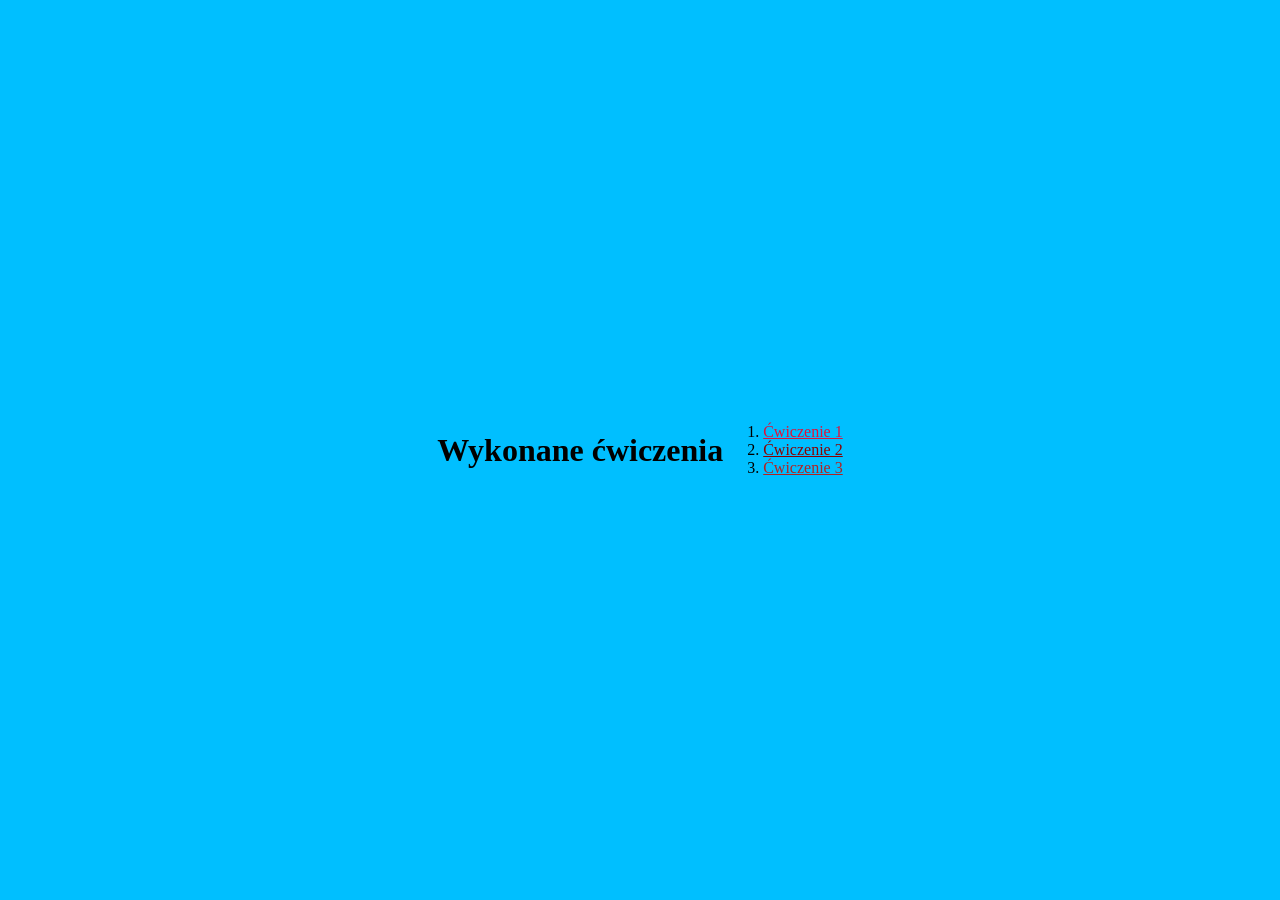
<file: Lab_01/index.html>
<!DOCTYPE html>
<html lang="pl">
  <head>
    <meta charset="UTF-8" />
    <meta
      name="viewport"
      content="width=device-width, initial-scale=1.0"
    />
    <title>Wykonane cwiczenia</title>
    <link
      rel="stylesheet"
      href="./style.css"
    />
  </head>
  <body>
    <main class="main-container">
      <h1>Wykonane ćwiczenia</h1>
      <ol>
        <li><a href="cwiczenie1.html" class="link-1">Ćwiczenie 1</a></li>
        <li><a href="cwiczenie2.html" class="link-2">Ćwiczenie 2</a></li>
        <li><a href="cwiczenie3.html" class="link-3">Ćwiczenie 3</a></li>
      </ol>
    </main>
    <script src="index.js"></script>
  </body>
</html>
</file>
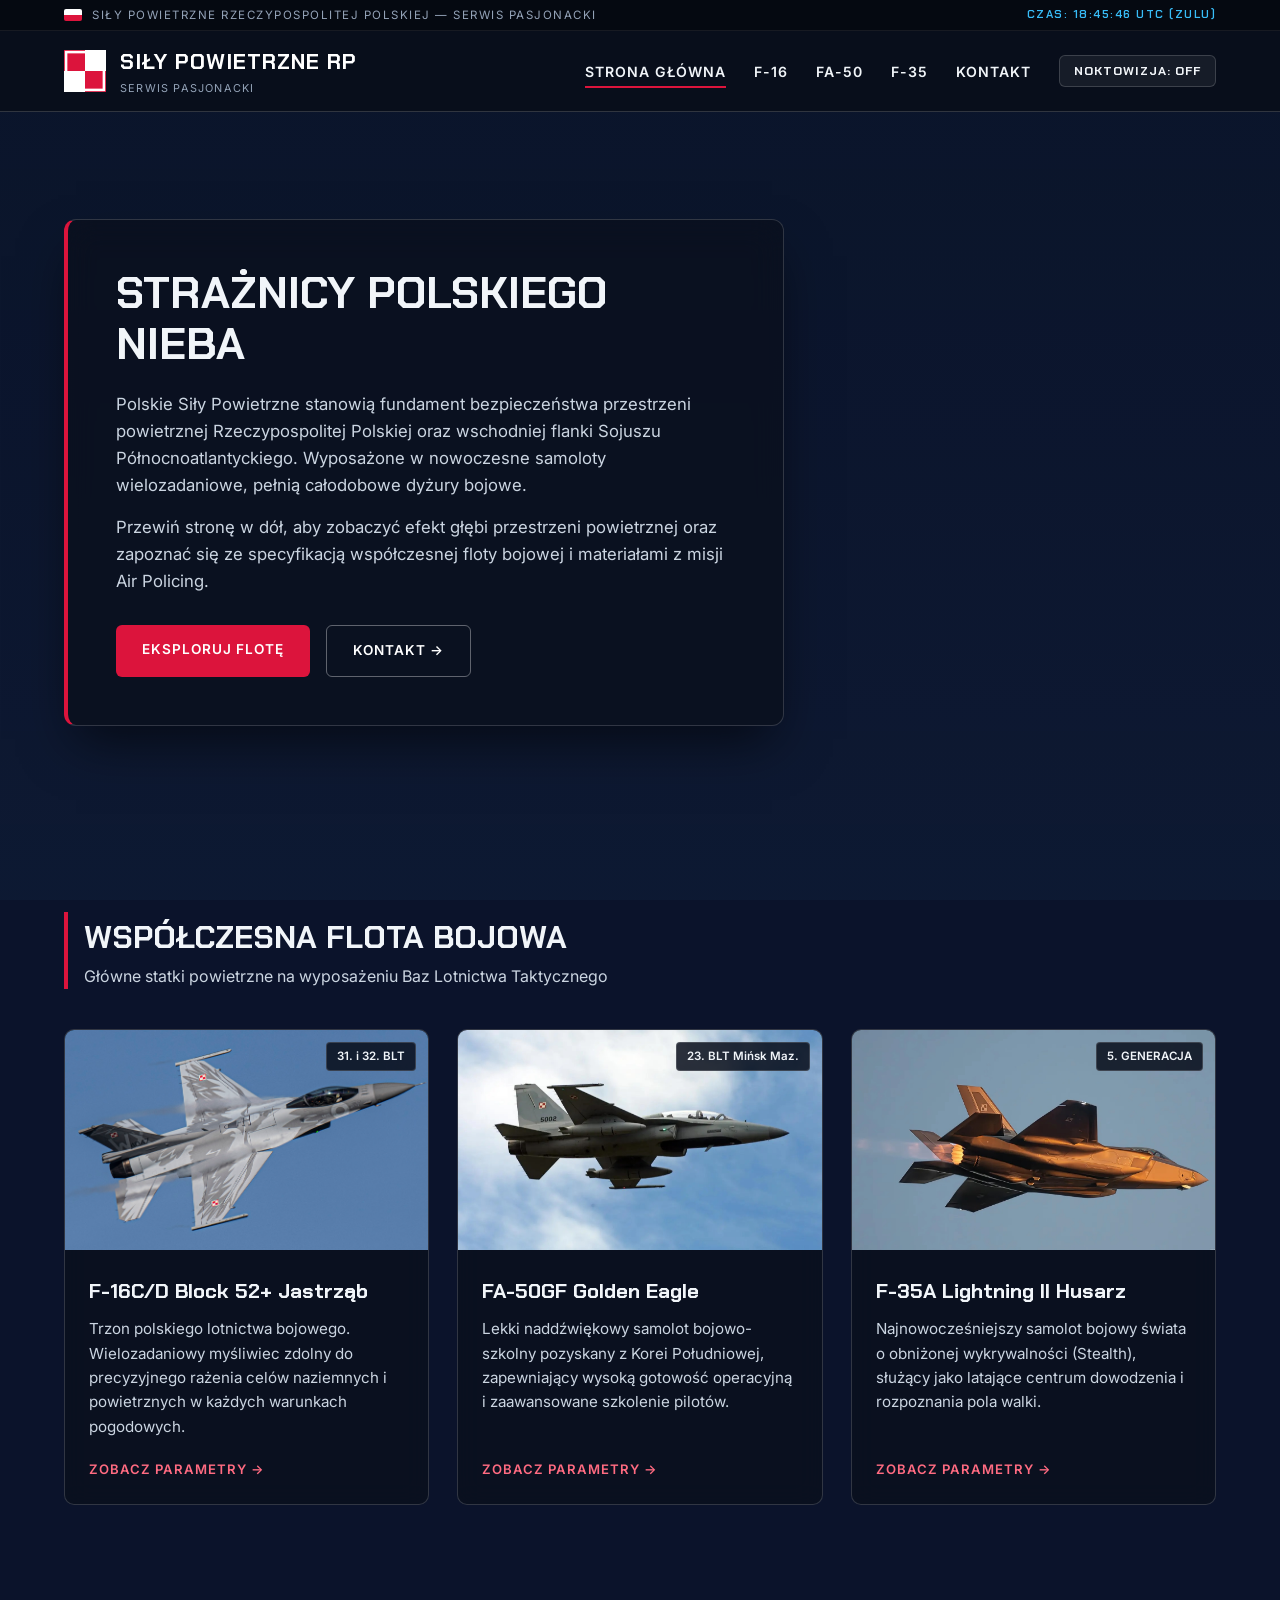
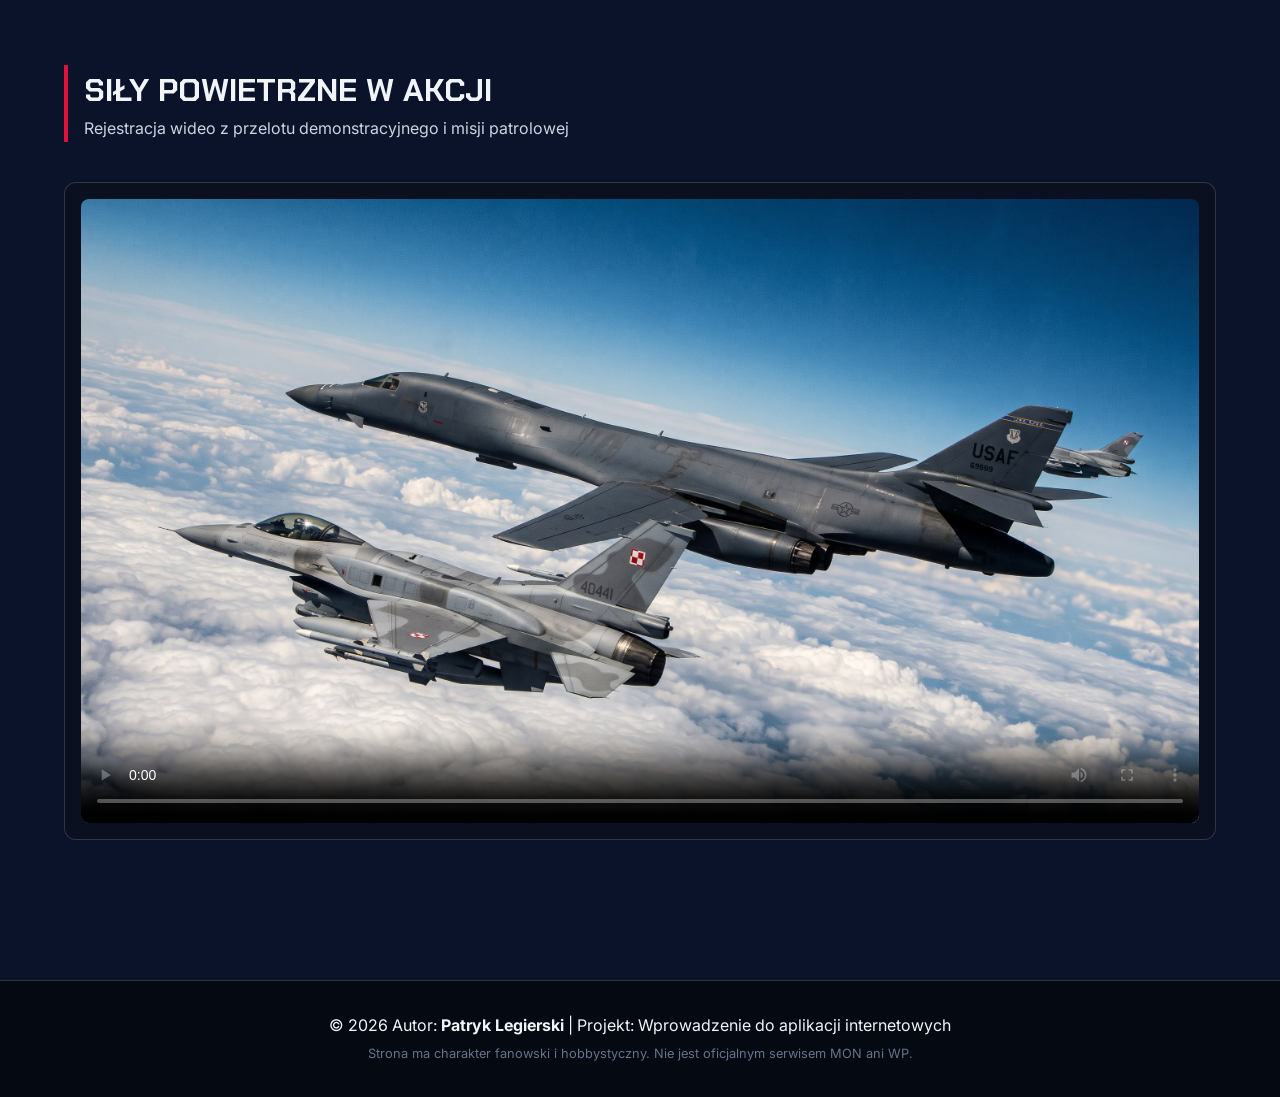
<file: Projekt_01/index.html>
<!DOCTYPE html>
<html lang="pl">
<head>
    <meta charset="UTF-8">
    <meta name="viewport" content="width=device-width, initial-scale=1.0">
    <title>Siły Powietrzne RP | Portal Pasjonacki</title>
    <!-- Ikona karty przeglądarki (Favicon) - Polska Szachownica Lotnicza SVG -->
    <link rel="icon" type="image/svg+xml" href="data:image/svg+xml,%3Csvg xmlns='http://www.w3.org/2000/svg' viewBox='0 0 100 100'%3E%3Crect width='100' height='100' fill='%23ffffff'/%3E%3Crect x='0' y='0' width='50' height='50' fill='%23dc143c'/%3E%3Crect x='50' y='50' width='50' height='50' fill='%23dc143c'/%3E%3Crect x='5' y='5' width='90' height='90' fill='none' stroke='%23ffffff' stroke-width='6'/%3E%3C/svg%3E">
    <link rel="preconnect" href="https://fonts.googleapis.com">
    <link rel="preconnect" href="https://fonts.gstatic.com" crossorigin>
    <link href="https://fonts.googleapis.com/css2?family=Chakra+Petch:wght@600;700&family=Inter:wght@300;400;600&display=swap" rel="stylesheet">
    <!-- Podłączenie arkusza stylów -->
    <link rel="stylesheet" href="css/style.css">
</head>
<body>

<!-- TŁO PARALAKSY: Niebo i chmury reagujące na scrollowanie -->
<div class="sky-container" aria-hidden="true">
    <div class="sky-layer"></div>
    <div class="clouds-layer"></div>
</div>

<!-- GÓRNY PASEK PAŃSTWOWY + NAWIGACJA -->
<header class="main-header">
    <div class="gov-bar">
        <span class="flag-pl"></span>
        <span>SIŁY POWIETRZNE RZECZYPOSPOLITEJ POLSKIEJ — SERWIS PASJONACKI</span>
    </div>

    <div class="nav-container">
        <div class="logo">
            <!-- Szachownica  -->
            <svg class="checkerboard" viewBox="0 0 100 100" width="42" height="42">
                <rect width="100" height="100" fill="#ffffff"/>
                <rect x="0" y="0" width="50" height="50" fill="#dc143c"/>
                <rect x="50" y="50" width="50" height="50" fill="#dc143c"/>
                <rect x="5" y="5" width="90" height="90" fill="none" stroke="#ffffff" stroke-width="6"/>
            </svg>
            <div class="logo-text">
                <h1>SIŁY POWIETRZNE RP</h1>
                <p>SERWIS PASJONACKI</p>
            </div>
        </div>

        <nav>
            <ul class="nav-links">
                <li><a href="index.html" class="active">STRONA GŁÓWNA</a></li>
                <li><a href="f16.html">F-16</a></li>
                <li><a href="fa50.html">FA-50</a></li>
                <li><a href="f35.html">F-35</a></li>
                <li><a href="kontakt.html">KONTAKT</a></li>
            </ul>
        </nav>
    </div>
</header>

<!-- GŁÓWNA ZAWARTOŚĆ -->
<main>

    <!-- SEKCJA POWITALNA (HERO) + ARTYKUŁ Z LAB 1 -->
    <section id="o-projekcie" class="hero-section">
        <article class="hero-card">
            <h2>Strażnicy Polskiego Nieba</h2>
            <p>
                Polskie Siły Powietrzne stanowią fundament bezpieczeństwa przestrzeni powietrznej
                Rzeczypospolitej Polskiej oraz wschodniej flanki Sojuszu Północnoatlantyckiego.
                Wyposażone w nowoczesne samoloty wielozadaniowe, pełnią całodobowe dyżury bojowe.
            </p>
            <p>
                Przewiń stronę w dół, aby zobaczyć efekt głębi przestrzeni powietrznej oraz zapoznać się
                ze specyfikacją współczesnej floty bojowej i materiałami z misji Air Policing.
            </p>
            <div class="hero-buttons">
                <a href="#flota" class="btn-primary">EKSPLORUJ FLOTĘ</a>
                <a href="kontakt.html" class="btn-outline">KONTAKT &rarr;</a>
            </div>
        </article>
    </section>

    <!-- SEKCJA KAFELKÓW (CSS GRID / FLEXBOX) -->
    <section id="flota" class="content-section">
        <div class="section-header">
            <h2>Współczesna Flota Bojowa</h2>
            <p>Główne statki powietrzne na wyposażeniu Baz Lotnictwa Taktycznego</p>
        </div>

        <div class="kafelki-kontener">

            <article class="kafelek">
                <div class="kafelek-img-wrap">
                    <img src="assets/img/f16_image1.jpg" alt="Polski myśliwiec F-16 Jastrząb podczas lotu w chmurach">
                    <span class="unit-tag">31. i 32. BLT</span>
                </div>
                <div class="kafelek-body">
                    <h3>F-16C/D Block 52+ Jastrząb</h3>
                    <p>Trzon polskiego lotnictwa bojowego. Wielozadaniowy myśliwiec zdolny do precyzyjnego rażenia celów naziemnych i powietrznych w każdych warunkach pogodowych.</p>
                    <a href="f16.html" class="card-link">ZOBACZ PARAMETRY &rarr;</a>
                </div>
            </article>

            <article class="kafelek">
                <div class="kafelek-img-wrap">
                    <img src="assets/img/fa50_image1.jpeg" alt="Lekki samolot bojowy FA-50GF podczas manewru">
                    <span class="unit-tag">23. BLT Mińsk Maz.</span>
                </div>
                <div class="kafelek-body">
                    <h3>FA-50GF Golden Eagle</h3>
                    <p>Lekki naddźwiękowy samolot bojowo-szkolny pozyskany z Korei Południowej, zapewniający wysoką gotowość operacyjną i zaawansowane szkolenie pilotów.</p>
                    <a href="fa50.html" class="card-link">ZOBACZ PARAMETRY &rarr;</a>
                </div>
            </article>

            <article class="kafelek">
                <div class="kafelek-img-wrap">
                    <img src="assets/img/f35_image1.jpeg" alt="Myśliwiec piątej generacji F-35A Husarz na pasie startowym">
                    <span class="unit-tag">5. GENERACJA</span>
                </div>
                <div class="kafelek-body">
                    <h3>F-35A Lightning II Husarz</h3>
                    <p>Najnowocześniejszy samolot bojowy świata o obniżonej wykrywalności (Stealth), służący jako latające centrum dowodzenia i rozpoznania pola walki.</p>
                    <a href="f35.html" class="card-link">ZOBACZ PARAMETRY &rarr;</a>
                </div>
            </article>

        </div>
    </section>

    <!-- SEKCJA WIDEO -->
    <section id="wideo" class="content-section">
        <div class="section-header">
            <h2>Siły Powietrzne w akcji</h2>
            <p>Rejestracja wideo z przelotu demonstracyjnego i misji patrolowej</p>
        </div>

        <div class="video-wrapper">
            <video controls poster="assets/img/f16_minaturka.jpeg">
                <source src="assets/video/f16_video1.mp4" type="video/mp4">
                Twoja przeglądarka nie obsługuje odtwarzacza wideo HTML5.
            </video>
        </div>
    </section>

</main>

<!-- STOPKA -->
<footer>
    <div class="footer-inner">
        <p>&copy; 2026 Autor: <strong>Patryk Legierski</strong> | Projekt: Wprowadzenie do aplikacji internetowych</p>
        <p class="footer-note">Strona ma charakter fanowski i hobbystyczny. Nie jest oficjalnym serwisem MON ani WP.</p>
    </div>
</footer>
    <script src="js/script.js"></script>
</body>
</html>
</file>
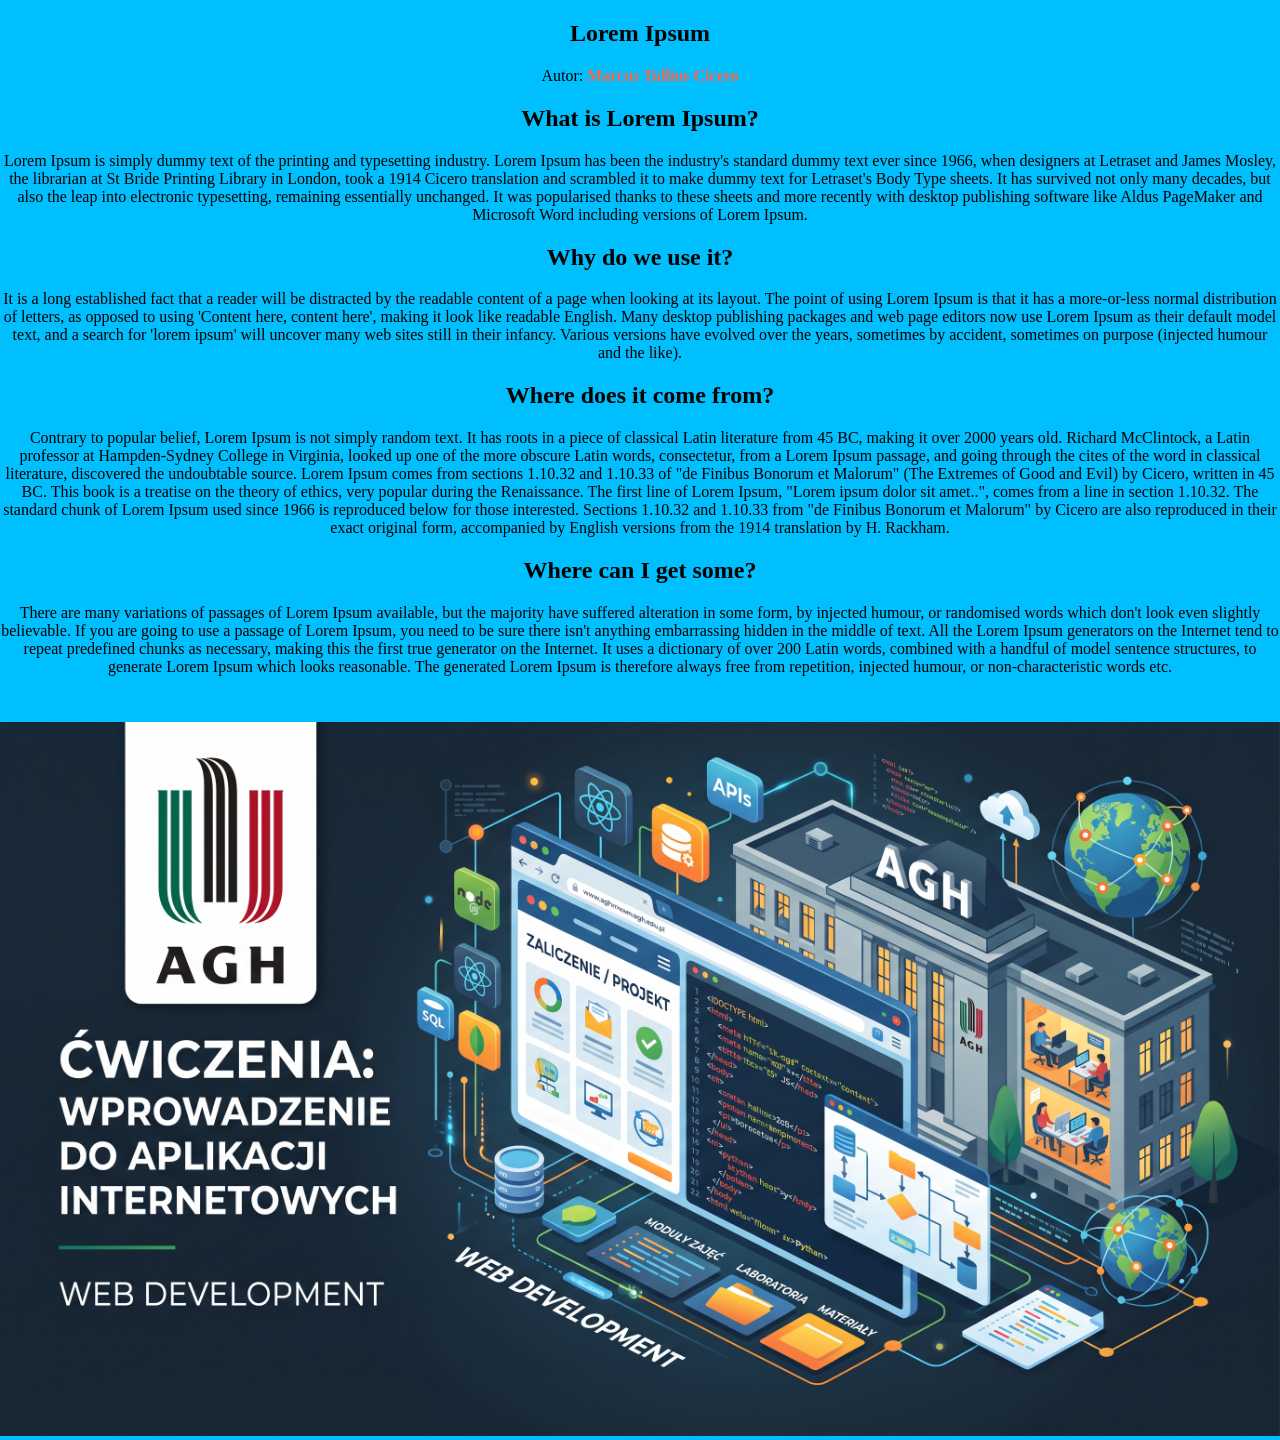
<file: Lab_01/cwiczenie1.html>
<!DOCTYPE html>
<html lang="pl">
  <head>
    <meta charset="UTF-8" />
    <meta
      name="viewport"
      content="width=device-width, initial-scale=1.0"
    />
    <title>cwiczenie1</title>
    <link
      rel="stylesheet"
      href="./style.css"
    />
  </head>
  <body>
    <article>
      <div style="text-align: center;">
        <h1>Lorem Ipsum</h1>
        <p>Autor: <span class="author">Marcus Tullius Cicero</span></p>

        <!-- paragrafy -->
        <h2>What is Lorem Ipsum?</h2>
        <p>Lorem Ipsum is simply dummy text of the printing and typesetting industry. Lorem Ipsum has been the industry's standard dummy text ever since 1966, when designers at Letraset and James Mosley, the librarian at St Bride Printing Library in London, took a 1914 Cicero translation and scrambled it to make dummy text for Letraset's Body Type sheets. It has survived not only many decades, but also the leap into electronic typesetting, remaining essentially unchanged. It was popularised thanks to these sheets and more recently with desktop publishing software like Aldus PageMaker and Microsoft Word including versions of Lorem Ipsum.</p>
        <h2>Why do we use it?</h2>
        <p>It is a long established fact that a reader will be distracted by the readable content of a page when looking at its layout. The point of using Lorem Ipsum is that it has a more-or-less normal distribution of letters, as opposed to using 'Content here, content here', making it look like readable English. Many desktop publishing packages and web page editors now use Lorem Ipsum as their default model text, and a search for 'lorem ipsum' will uncover many web sites still in their infancy. Various versions have evolved over the years, sometimes by accident, sometimes on purpose (injected humour and the like).</p>
        <h2>Where does it come from?</h2>
        <p>Contrary to popular belief, Lorem Ipsum is not simply random text. It has roots in a piece of classical Latin literature from 45 BC, making it over 2000 years old. Richard McClintock, a Latin professor at Hampden-Sydney College in Virginia, looked up one of the more obscure Latin words, consectetur, from a Lorem Ipsum passage, and going through the cites of the word in classical literature, discovered the undoubtable source. Lorem Ipsum comes from sections 1.10.32 and 1.10.33 of "de Finibus Bonorum et Malorum" (The Extremes of Good and Evil) by Cicero, written in 45 BC. This book is a treatise on the theory of ethics, very popular during the Renaissance. The first line of Lorem Ipsum, "Lorem ipsum dolor sit amet..", comes from a line in section 1.10.32. The standard chunk of Lorem Ipsum used since 1966 is reproduced below for those interested. Sections 1.10.32 and 1.10.33 from "de Finibus Bonorum et Malorum" by Cicero are also reproduced in their exact original form, accompanied by English versions from the 1914 translation by H. Rackham.</p>
        <h2>Where can I get some?</h2>
        <p>There are many variations of passages of Lorem Ipsum available, but the majority have suffered alteration in some form, by injected humour, or randomised words which don't look even slightly believable. If you are going to use a passage of Lorem Ipsum, you need to be sure there isn't anything embarrassing hidden in the middle of text. All the Lorem Ipsum generators on the Internet tend to repeat predefined chunks as necessary, making this the first true generator on the Internet. It uses a dictionary of over 200 Latin words, combined with a handful of model sentence structures, to generate Lorem Ipsum which looks reasonable. The generated Lorem Ipsum is therefore always free from repetition, injected humour, or non-characteristic words etc.</p>

        <!-- obrazek -->

        <img src="obrazek.jpg" alt="Wygenerowane przez Gemini" style="max-width: 100%; height: auto; margin-top: 30px;">
      </div>
    </article>
  </body>
</html>
</file>
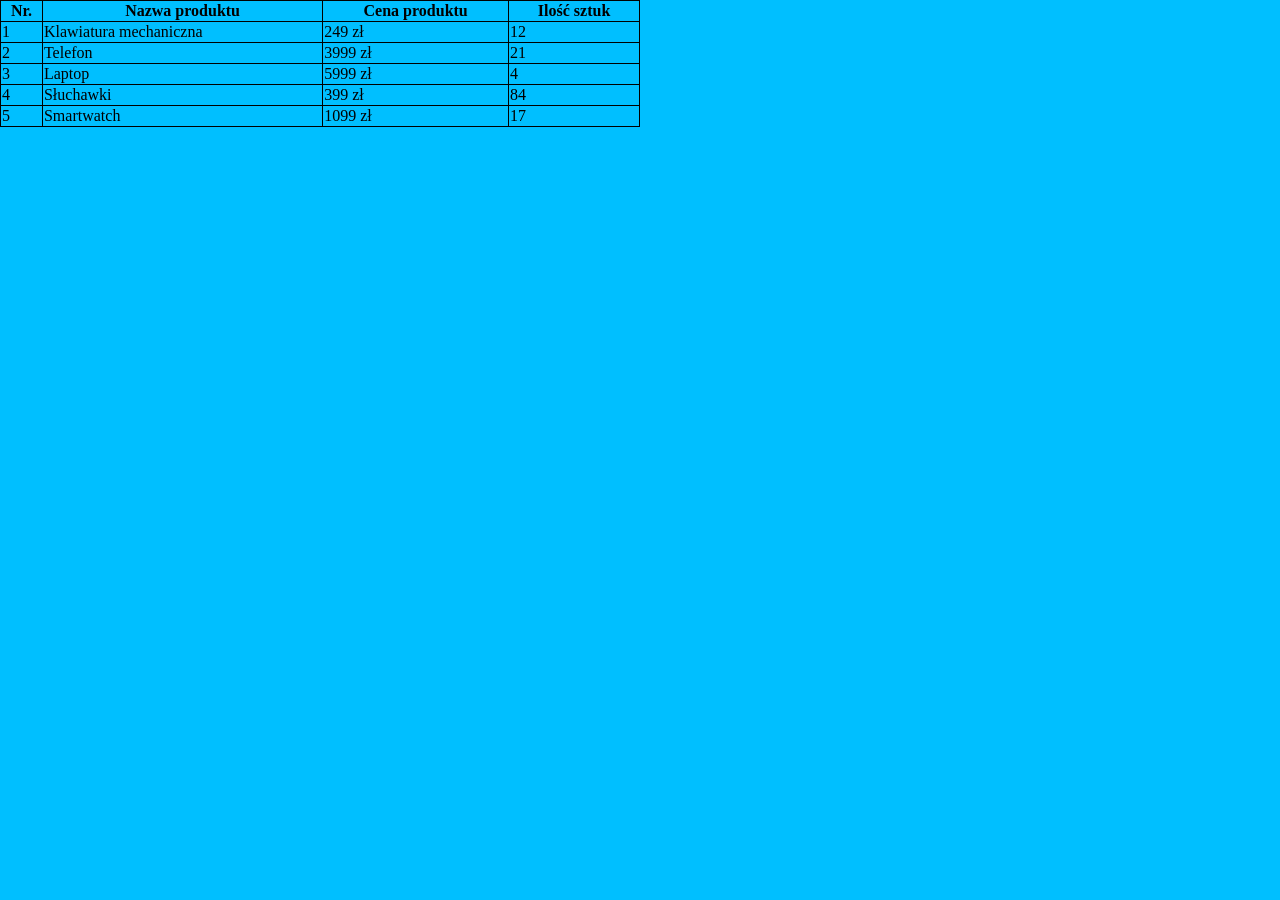
<file: Lab_01/cwiczenie2.html>
<!DOCTYPE html>
<html lang="pl">
  <head>
    <meta charset="UTF-8" />
    <meta
      name="viewport"
      content="width=device-width, initial-scale=1.0"
    />
    <title>cwiczenie2</title>
    <link
      rel="stylesheet"
      href="./style.css"
    />
  </head>
  <body>
    <table style="width: 50%;">
    <thead>
        <tr>
        <th>Nr.</th>
        <th>Nazwa produktu</th>
        <th>Cena produktu</th>
        <th>Ilość sztuk</th>
        </tr>
    </thead>
    <tbody>
        <tr>
        <td>1</td>
        <td>Klawiatura mechaniczna</td>
        <td>249 zł</td>
        <td>12</td>
        </tr>
        
        <tr>
        <td>2</td>
        <td>Telefon</td>
        <td>3999 zł</td>
        <td>21</td>
        </tr>

        <tr>
        <td>3</td>
        <td>Laptop</td>
        <td>5999 zł</td>
        <td>4</td>
        </tr>

        <tr>
        <td>4</td>
        <td>Słuchawki</td>
        <td>399 zł</td>
        <td>84</td>
        </tr>

        <tr>
        <td>5</td>
        <td>Smartwatch</td>
        <td>1099 zł</td>
        <td>17</td>
        </tr>
    </tbody>
    </table>
  </body>
</html>
</file>
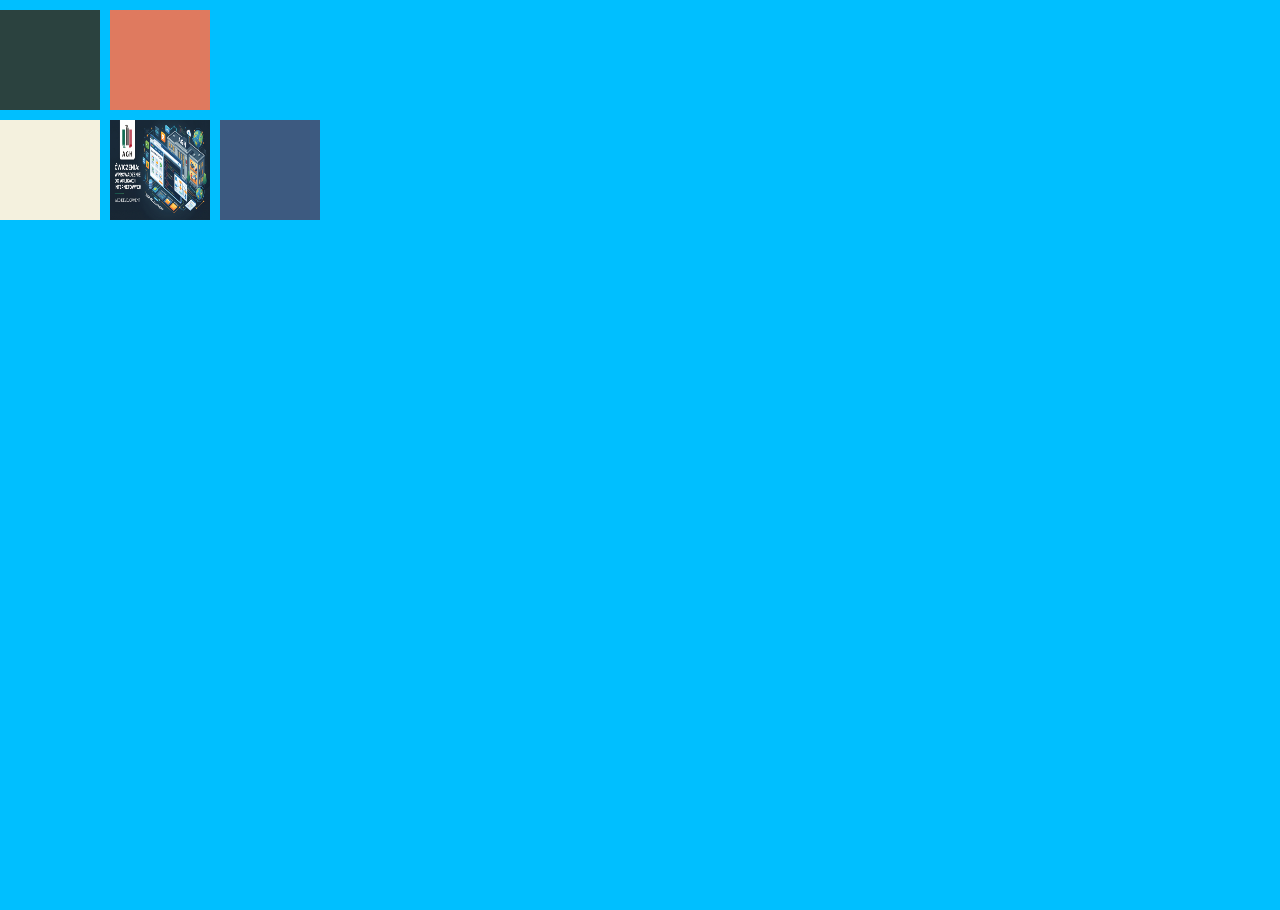
<file: Lab_01/cwiczenie3.html>
<!DOCTYPE html>
<html lang="pl">
  <head>
    <meta charset="UTF-8" />
    <meta
      name="viewport"
      content="width=device-width, initial-scale=1.0"
    />
    <title>cwiczenie3</title>
    <link
      rel="stylesheet"
      href="./style.css"
    />
  </head>
  <body>
    <div class="row">
    <div class="square square-1"></div>
    <div class="square square-2"></div>
    </div>
    <div class="row">
    <div class="square square-3"></div>
    <img class="square" src="obrazek.jpg" alt="opis obrazka" />
    <div class="square square-5"></div>
    </div>
  </body>
</html>
</file>
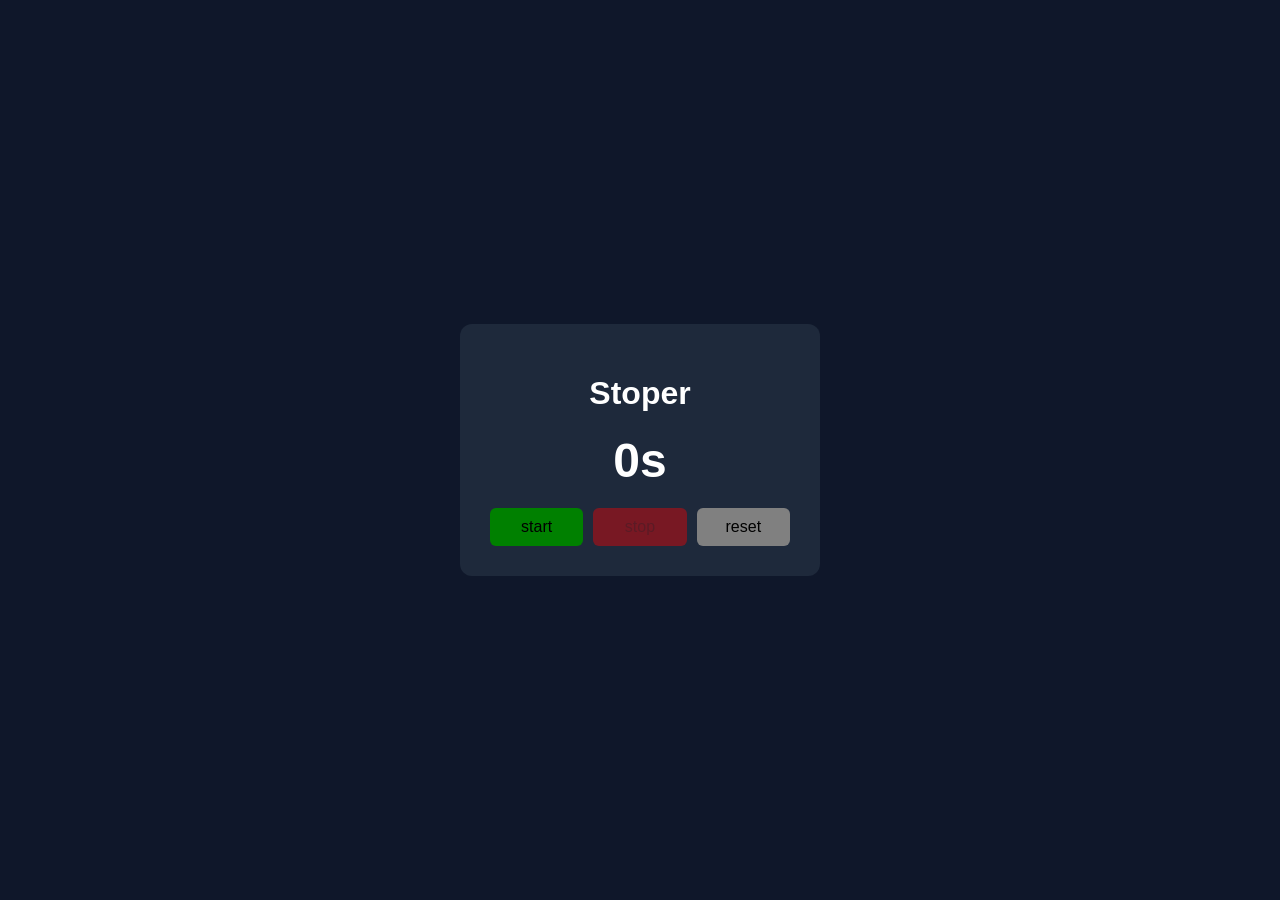
<file: Lab_03/cw1.html>
<!DOCTYPE html>
<html lang="pl">
<head>
    <meta charset="UTF-8">
    <meta name="viewport" content="width=device-width, initial-scale=1.0">
    <title>Lab 3 — Ćwiczenie 1: Stoper</title>
    <link rel="stylesheet" href="css/cw1.css">
</head>

<body>

<main class="stopwatch-card">
    <h1>Stoper</h1>

    <!-- Miejsce, w którym JavaScript będzie aktualizował czas -->
    <div id="timer-display" class="timer-display">0s</div>

    <!-- Przyciski sterujące -->
    <div class="controls">
        <button type="button" id="start-btn" class="btn btn-start">start</button>
        <button type="button" id="stop-btn" class="btn btn-stop" disabled>stop</button>
        <button type="button" id="reset-btn" class="btn btn-reset">reset</button>
    </div>
</main>

<!-- Podłączenie skryptu na końcu, gdy elementy HTML są już załadowane -->
<script src="js/cw1.js"></script>
</body>

</html>
</file>
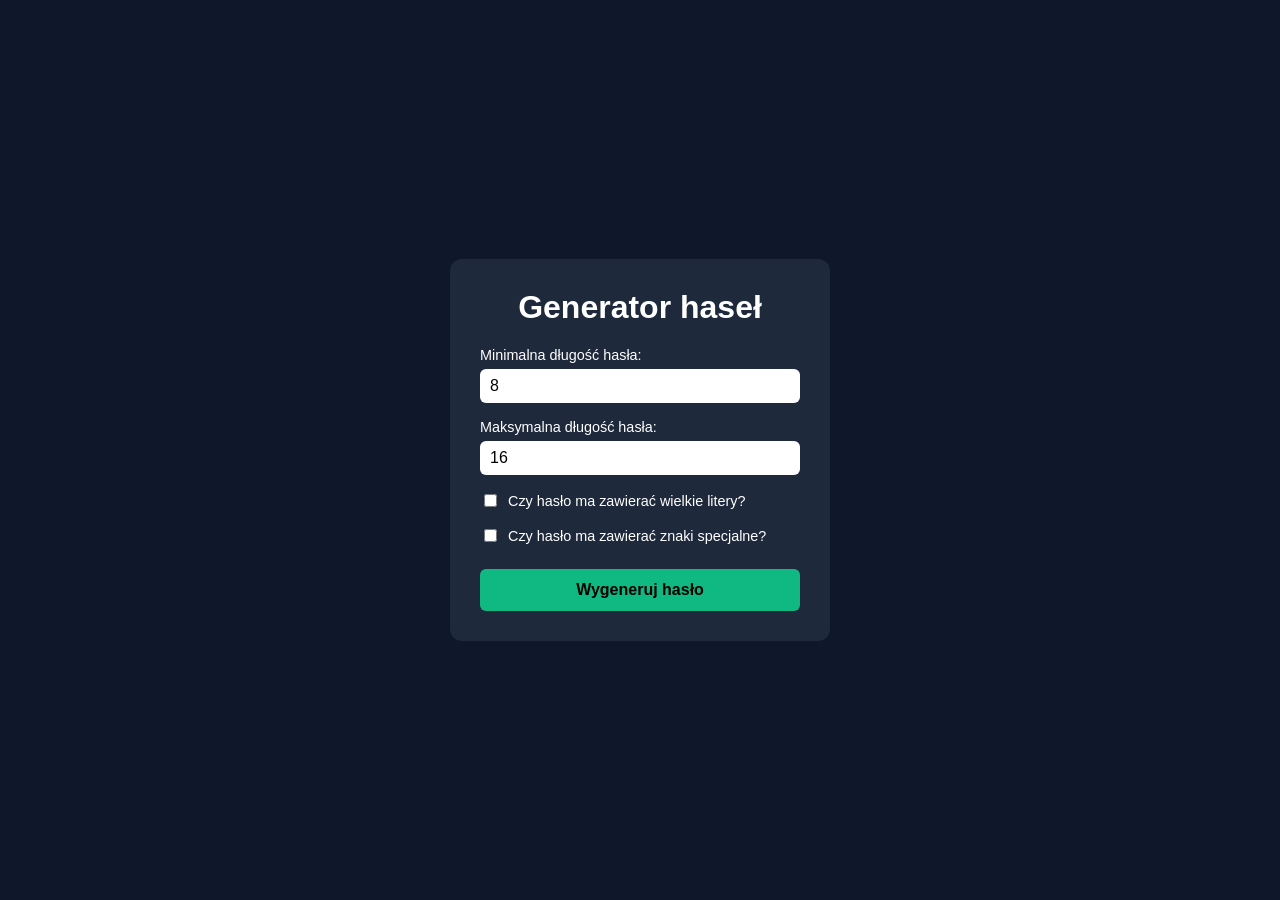
<file: Lab_03/cw2.html>
<!DOCTYPE html>
<html lang="pl">
<head>
    <meta charset="UTF-8">
    <meta name="viewport" content="width=device-width, initial-scale=1.0">
    <title>Lab 3 — Ćwiczenie 2: Generator haseł</title>
    <link rel="stylesheet" href="css/cw2.css">
</head>
<body>

<main class="generator-card">
    <h1>Generator haseł</h1>

    <div class="field">
        <label for="min-length">Minimalna długość hasła:</label>
        <input type="text" id="min-length" value="8">
    </div>

    <div class="field">
        <label for="max-length">Maksymalna długość hasła:</label>
        <input type="text" id="max-length" value="16">
    </div>

    <div class="field checkbox-field">
        <input type="checkbox" id="include-uppercase">
        <label for="include-uppercase">Czy hasło ma zawierać wielkie litery?</label>
    </div>

    <div class="field checkbox-field">
        <input type="checkbox" id="include-special">
        <label for="include-special">Czy hasło ma zawierać znaki specjalne?</label>
    </div>

    <button type="button" id="generate-btn">Wygeneruj hasło</button>
</main>

<script src="js/cw2.js"></script>
</body>
</html>
</file>
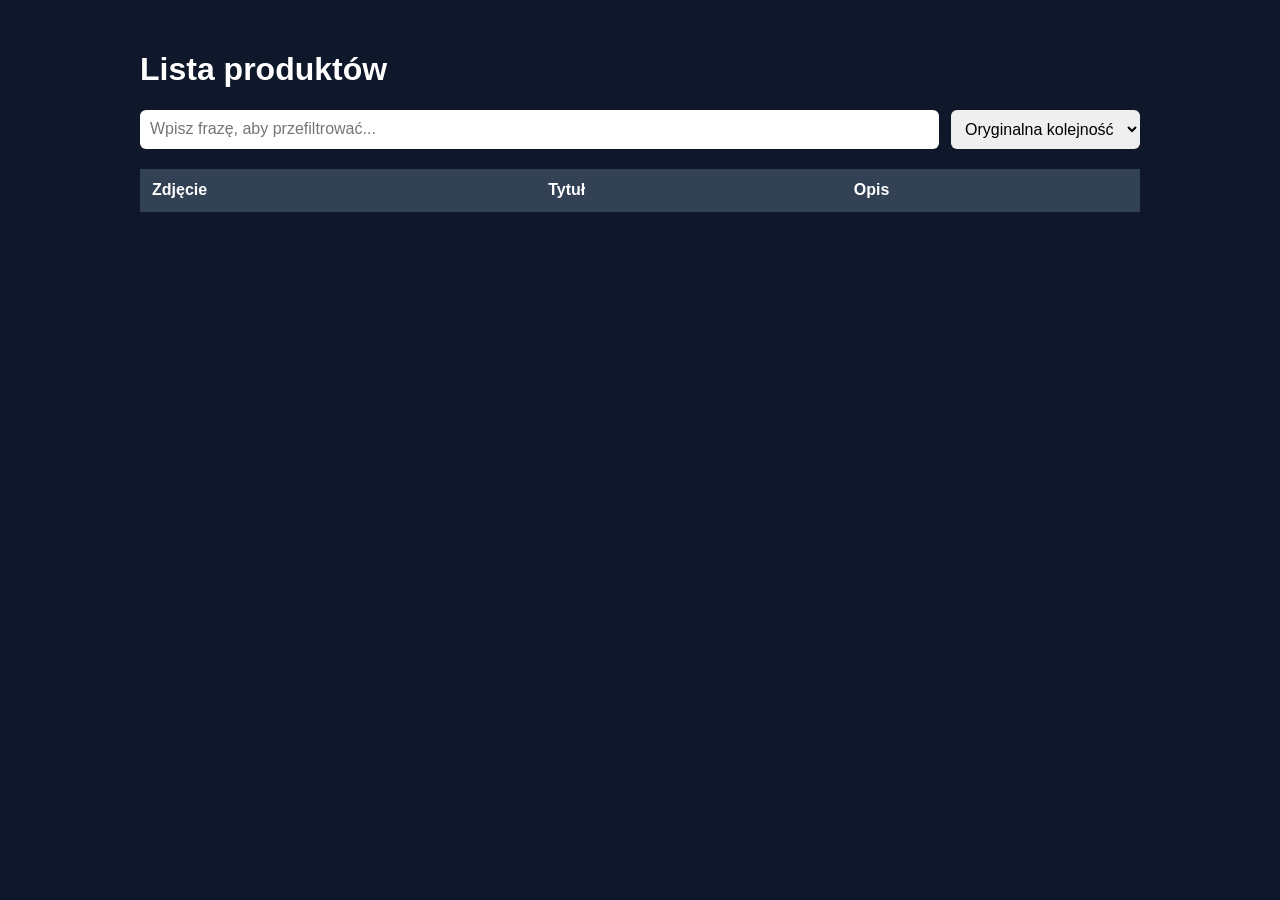
<file: Lab_03/cw3.html>
<!DOCTYPE html>
<html lang="pl">
<head>
    <meta charset="UTF-8">
    <meta name="viewport" content="width=device-width, initial-scale=1.0">
    <title>Lab 3 — Ćwiczenie 3: Produkty z API</title>
    <link rel="stylesheet" href="css/cw3.css">
</head>
<body>

<main class="container">
    <h1>Lista produktów</h1>

    <!-- Kontrolki filtrowania -->
    <div class="controls">
        <input type="text" id="search-input" placeholder="Wpisz frazę, aby przefiltrować...">

        <select id="sort-select">
            <option value="original">Oryginalna kolejność</option>
            <option value="asc">Rosnąco (A-Z)</option>
            <option value="desc">Malejąco (Z-A)</option>
        </select>
    </div>

    <!-- Tabela, JS wstrzyknie wiersze -->
    <table>
        <thead>
        <tr>
            <th>Zdjęcie</th>
            <th>Tytuł</th>
            <th>Opis</th>
        </tr>
        </thead>
        <tbody id="products-body"></tbody>
    </table>
</main>

<script src="js/cw3.js"></script>
</body>
</html>
</file>
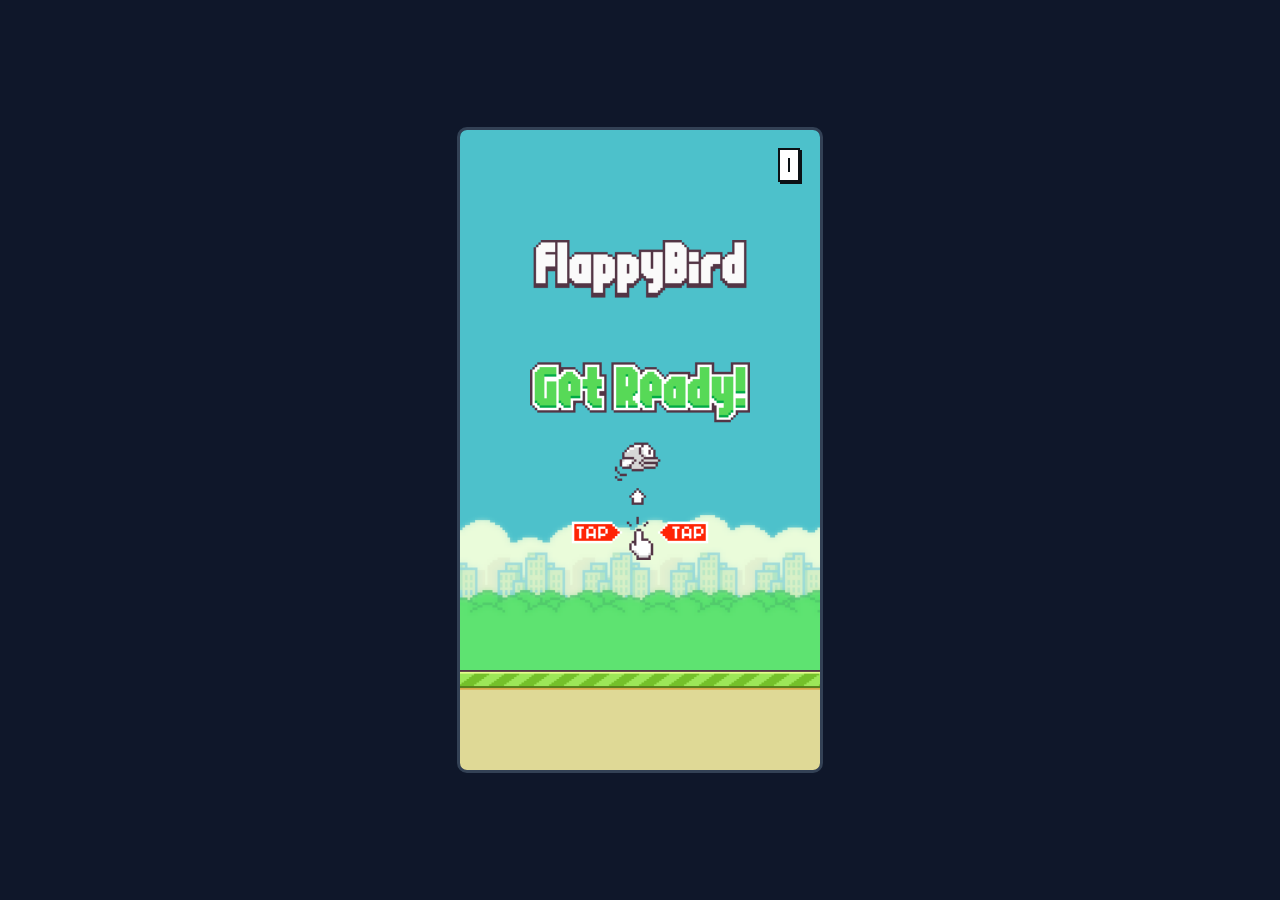
<file: Lab_03/flappy.html>
<!DOCTYPE html>
<html lang="pl">
<head>
    <meta charset="UTF-8">
    <meta name="viewport" content="width=device-width, initial-scale=1.0">
    <title>Lab 3 — Flappy Bird</title>
    <link rel="stylesheet" href="css/flappy.css">
</head>
<body>

<main class="game-wrapper">
    <canvas id="game-canvas" width="360" height="640"></canvas>

    <!-- Nakładka ekranu końcowego (ukryta w trakcie gry) -->
    <div id="gameover-panel" class="gameover-panel" hidden>
        <p id="record-banner" class="record-banner" hidden>GRATULACJE! NOWY REKORD!</p>
        <p>Twój wynik: <strong id="final-score">0</strong></p>
        <p>Najlepszy wynik: <strong id="best-score">0</strong></p>

        <h3>Top 5 wyników</h3>
        <ol id="leaderboard-list"></ol>

        <button type="button" id="restart-btn">Zagraj ponownie</button>
    </div>
</main>

<script src="js/flappy.js"></script>
</body>
</html>
</file>
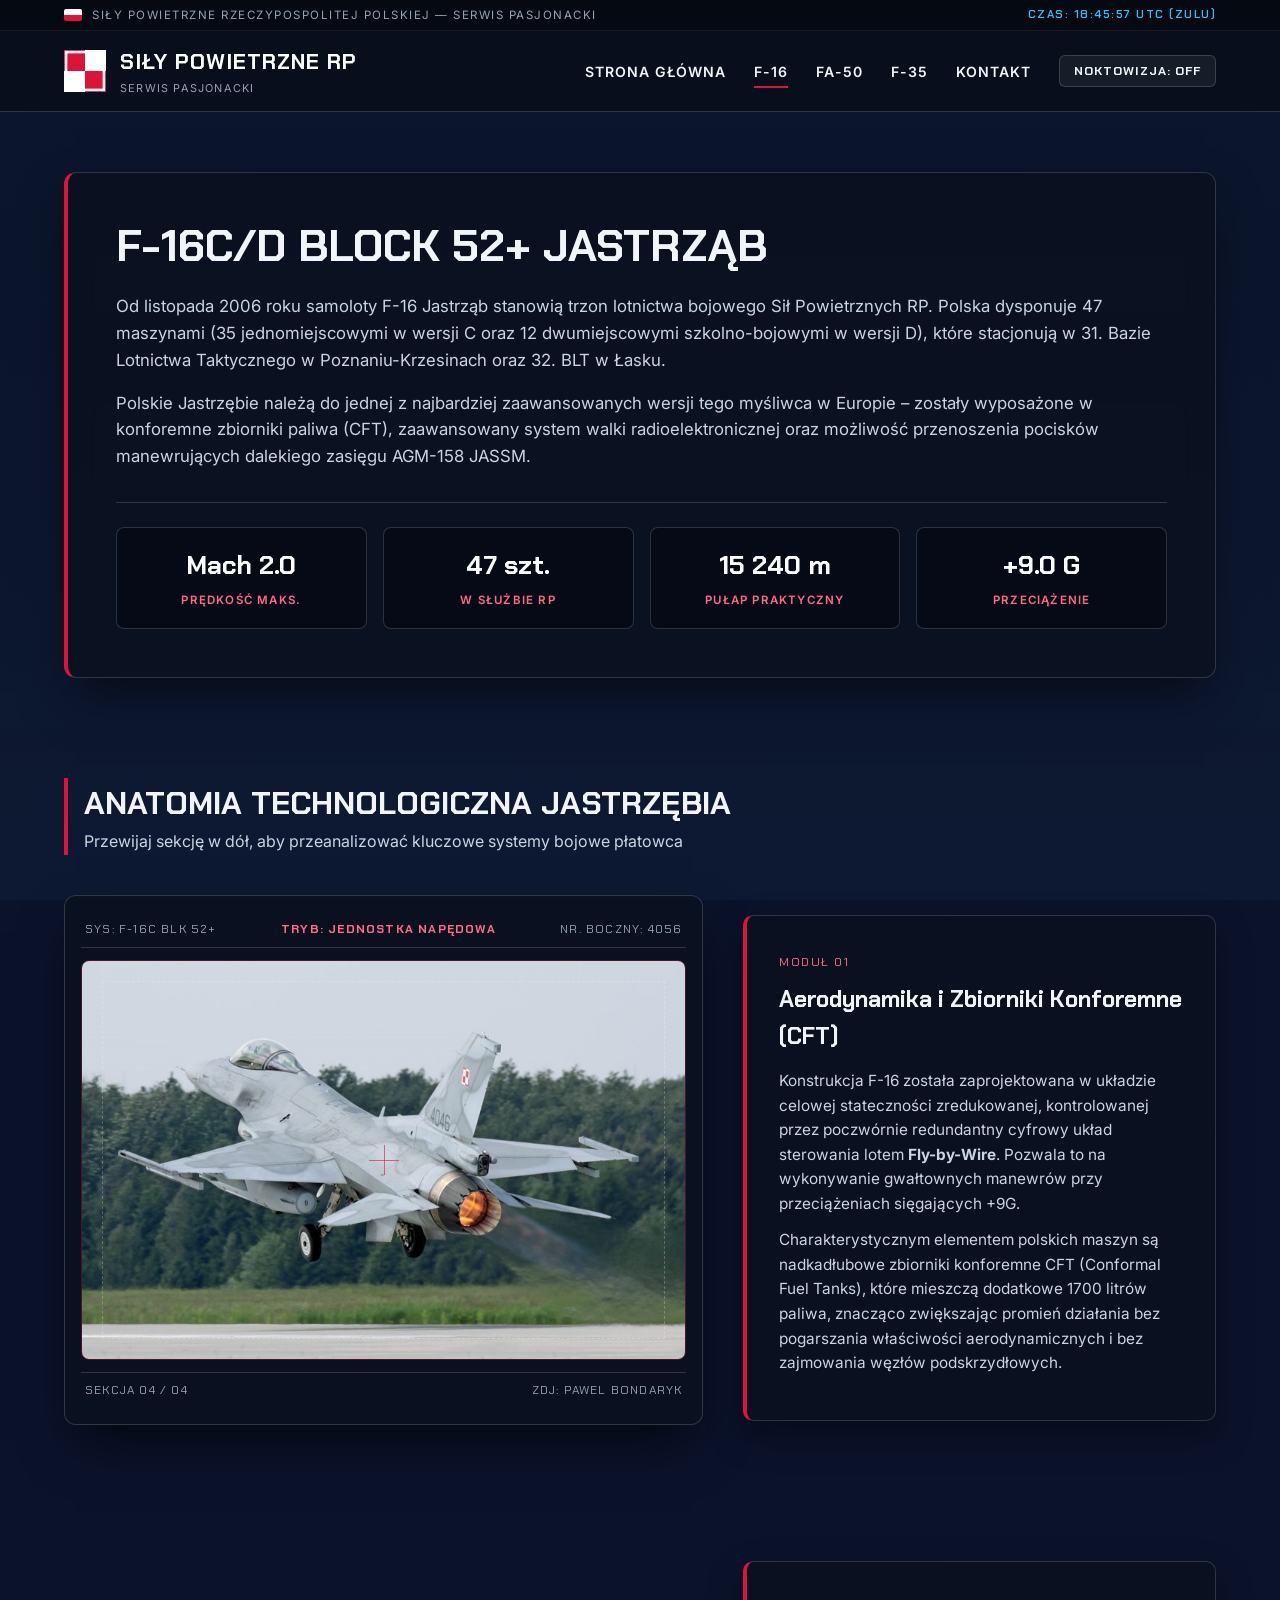
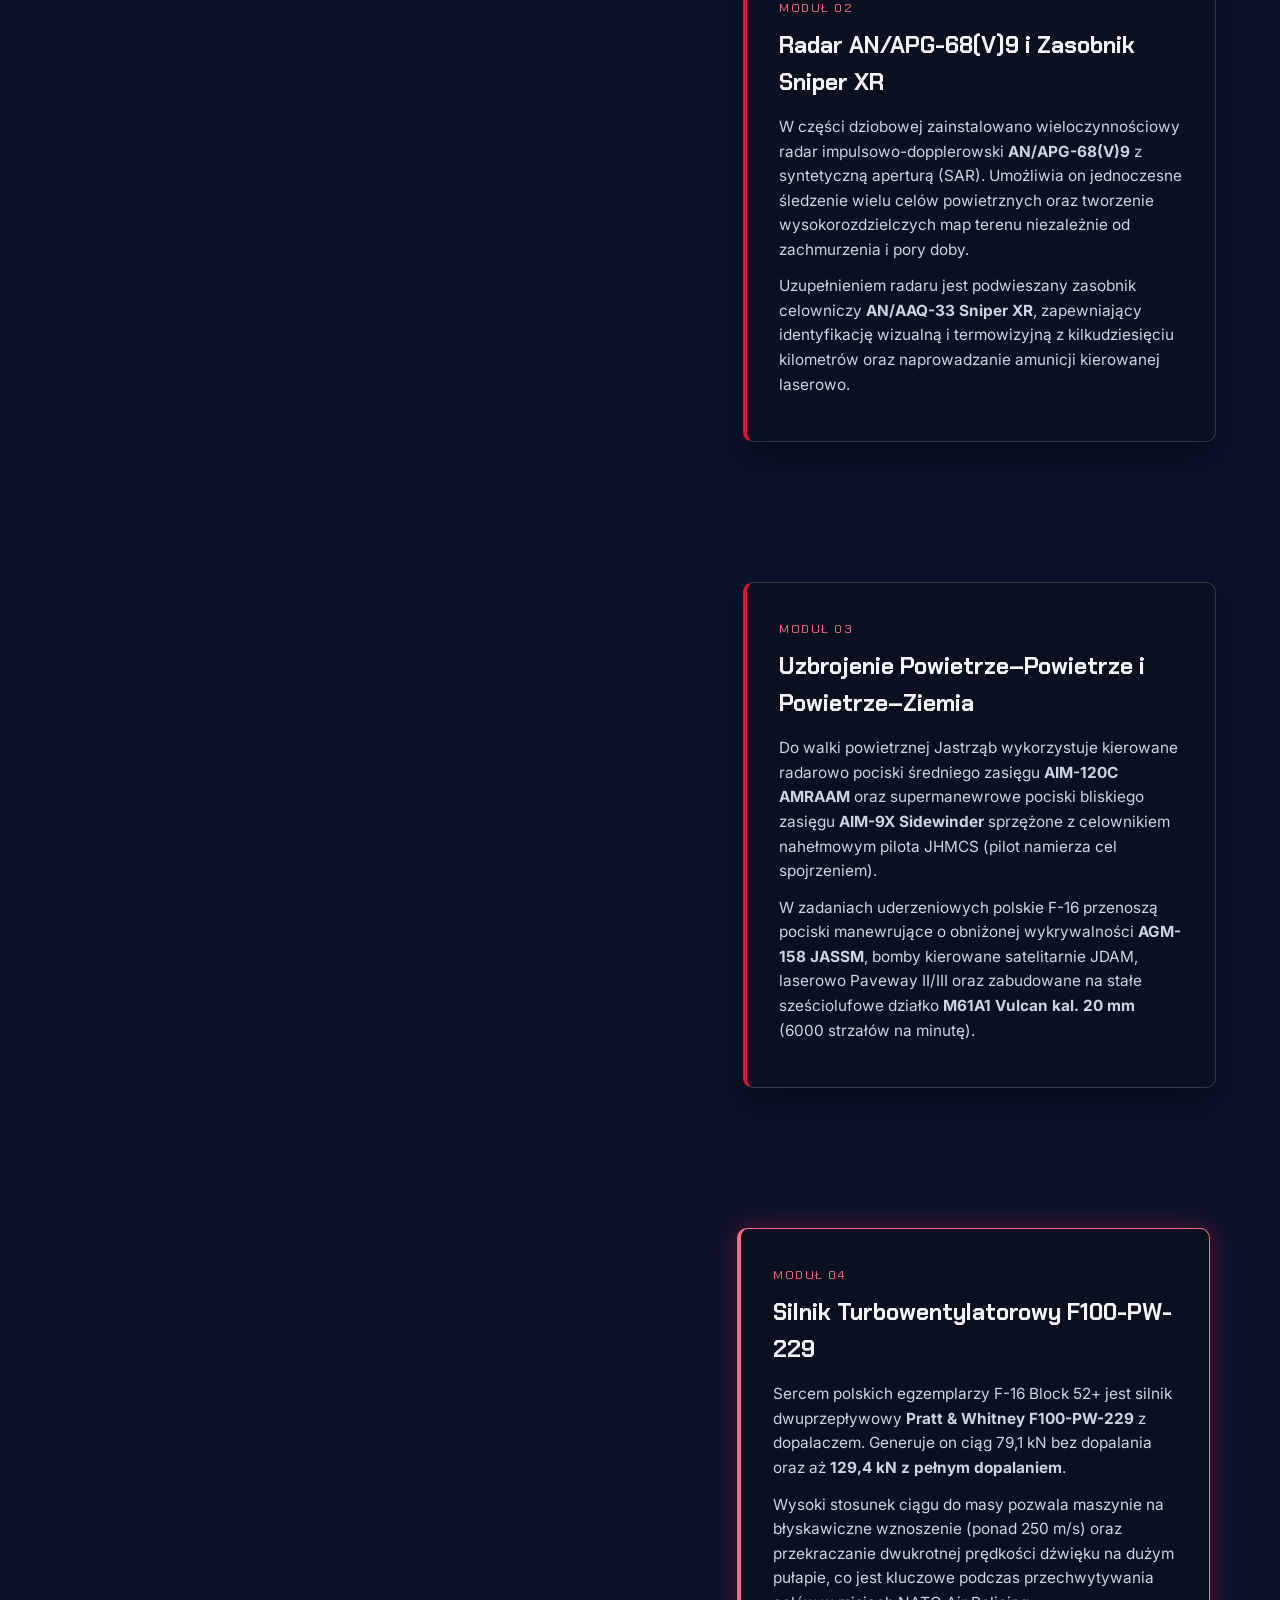
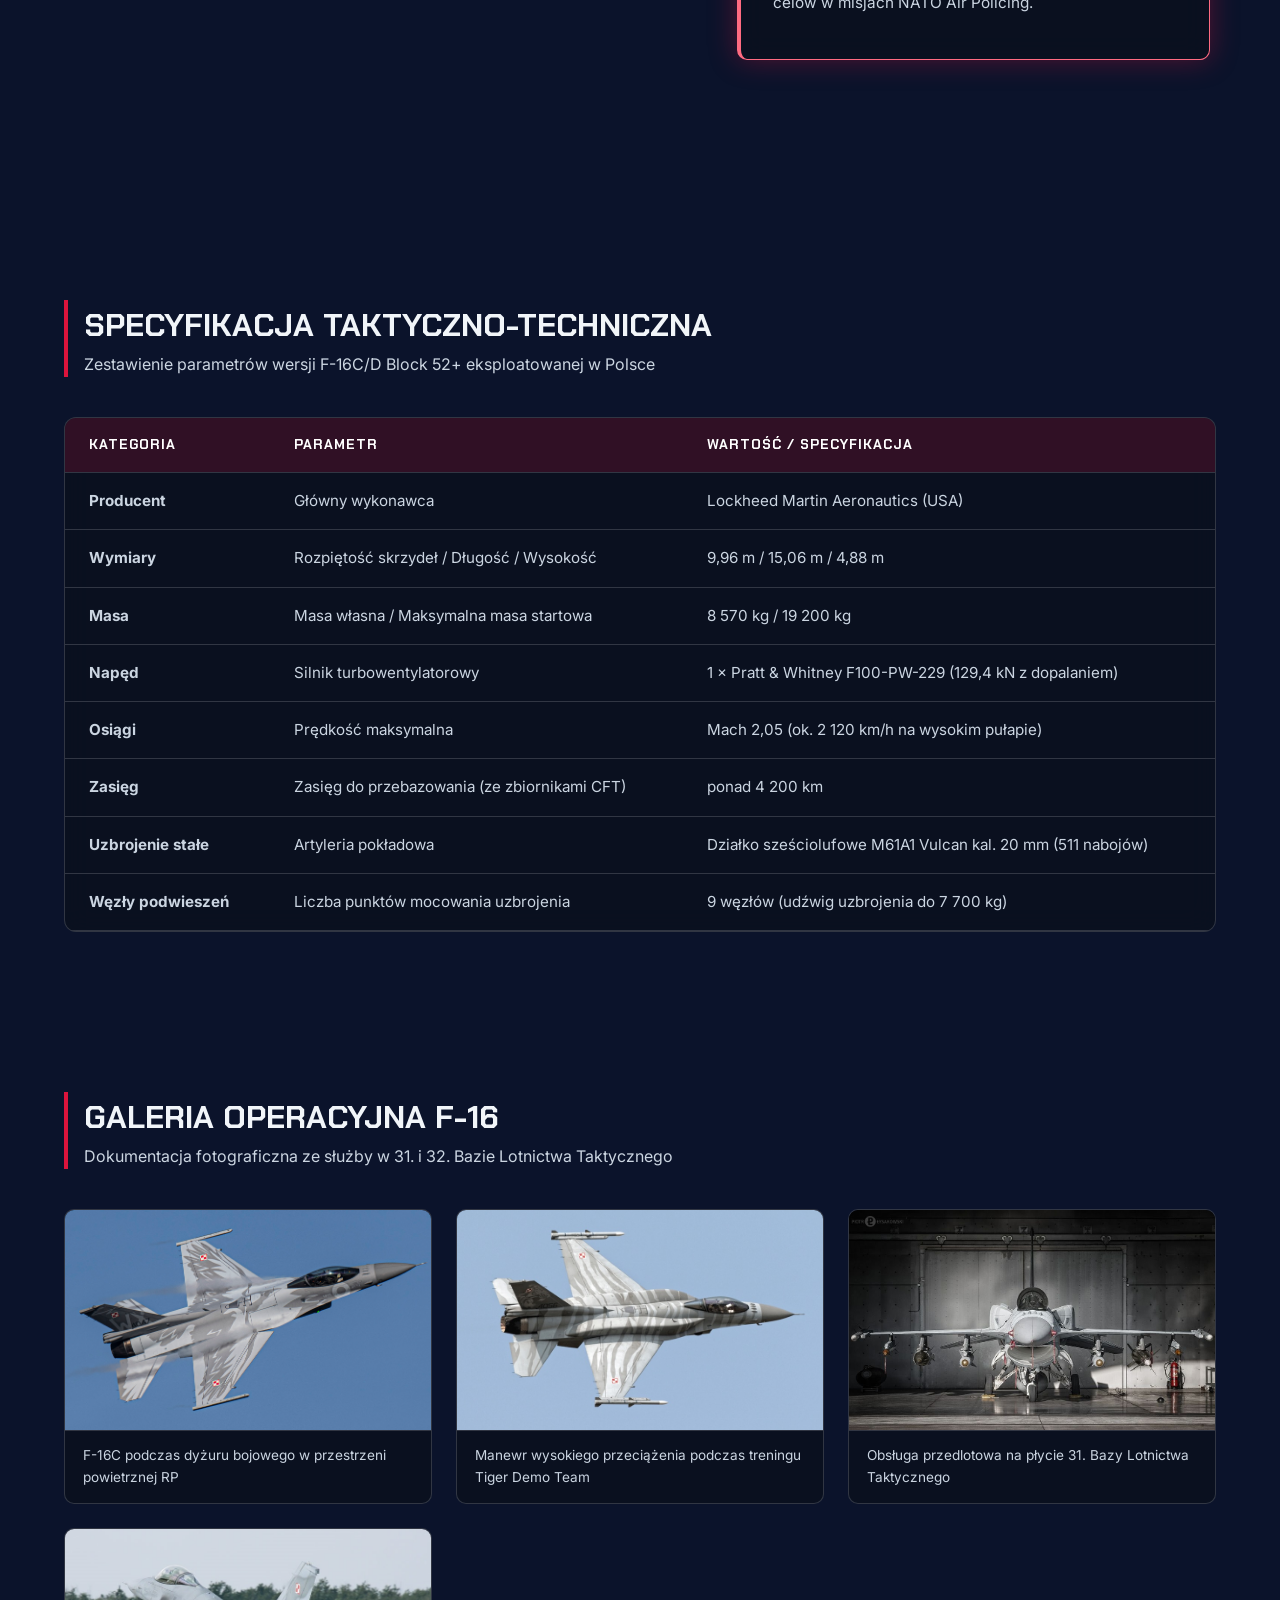
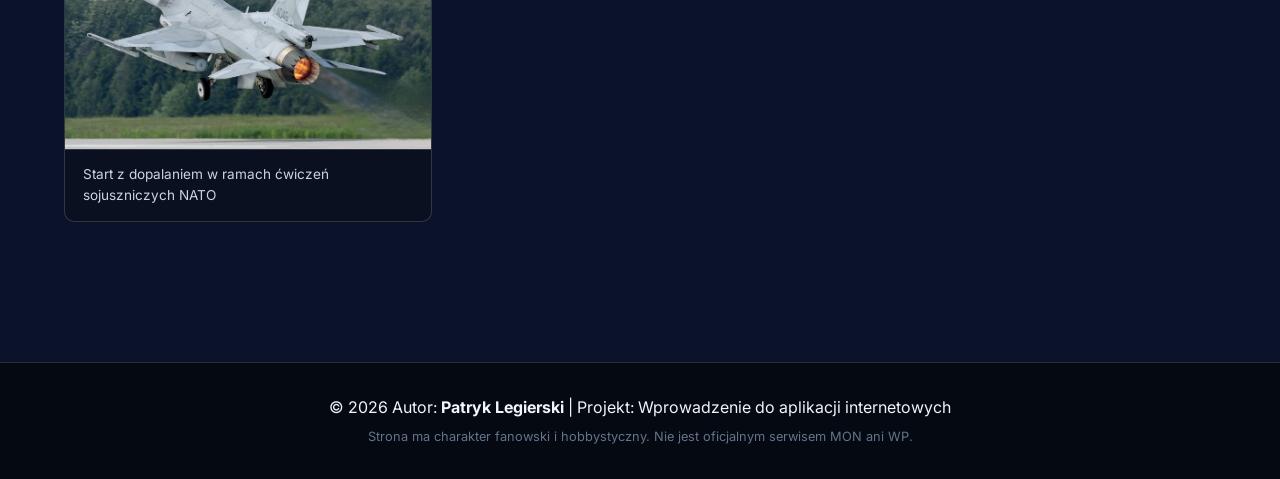
<file: Projekt_01/f16.html>
<!DOCTYPE html>
<html lang="pl">
<head>
    <meta charset="UTF-8">
    <meta name="viewport" content="width=device-width, initial-scale=1.0">
    <title>F-16 | Portal Pasjonacki</title>
    <!-- Ikona karty przeglądarki (Favicon) - Polska Szachownica Lotnicza SVG -->
    <link rel="icon" type="image/svg+xml" href="data:image/svg+xml,%3Csvg xmlns='http://www.w3.org/2000/svg' viewBox='0 0 100 100'%3E%3Crect width='100' height='100' fill='%23ffffff'/%3E%3Crect x='0' y='0' width='50' height='50' fill='%23dc143c'/%3E%3Crect x='50' y='50' width='50' height='50' fill='%23dc143c'/%3E%3Crect x='5' y='5' width='90' height='90' fill='none' stroke='%23ffffff' stroke-width='6'/%3E%3C/svg%3E">
    <link rel="preconnect" href="https://fonts.googleapis.com">
    <link rel="preconnect" href="https://fonts.gstatic.com" crossorigin>
    <link href="https://fonts.googleapis.com/css2?family=Chakra+Petch:wght@600;700&family=Inter:wght@300;400;600&display=swap" rel="stylesheet">
    <!-- Wspólny arkusz stylów -->
    <link rel="stylesheet" href="css/style.css">
</head>
<body>

<!-- TŁO PARALAKSY: Niebo i chmury reagujące na scrollowanie -->
<div class="sky-container" aria-hidden="true">
    <div class="sky-layer"></div>
    <div class="clouds-layer"></div>
</div>

<!-- GÓRNY PASEK PAŃSTWOWY + NAWIGACJA -->
<header class="main-header">
    <div class="gov-bar">
        <span class="flag-pl"></span>
        <span>SIŁY POWIETRZNE RZECZYPOSPOLITEJ POLSKIEJ — SERWIS PASJONACKI</span>
    </div>

    <div class="nav-container">
        <div class="logo">
            <svg class="checkerboard" viewBox="0 0 100 100" width="42" height="42">
                <rect width="100" height="100" fill="#ffffff"/>
                <rect x="0" y="0" width="50" height="50" fill="#dc143c"/>
                <rect x="50" y="50" width="50" height="50" fill="#dc143c"/>
                <rect x="5" y="5" width="90" height="90" fill="none" stroke="#ffffff" stroke-width="6"/>
            </svg>
            <div class="logo-text">
                <h1>SIŁY POWIETRZNE RP</h1>
                <p>SERWIS PASJONACKI</p>
            </div>
        </div>

        <nav>
            <ul class="nav-links">
                <li><a href="index.html">STRONA GŁÓWNA</a></li>
                <li><a href="f16.html" class="active">F-16</a></li>
                <li><a href="fa50.html">FA-50</a></li>
                <li><a href="f35.html">F-35</a></li>
                <li><a href="kontakt.html">KONTAKT</a></li>
            </ul>
        </nav>
    </div>
</header>

<!-- GŁÓWNA ZAWARTOŚĆ PODSTRONY -->
<main>

    <!-- SEKCJA 1: WSTĘP I ARTYKUŁ GŁÓWNY -->
    <section class="subpage-hero">
        <article class="hero-card subpage-intro">
            <h2>F-16C/D Block 52+ Jastrząb</h2>
            <p>
                Od listopada 2006 roku samoloty F-16 Jastrząb stanowią trzon lotnictwa bojowego
                Sił Powietrznych RP. Polska dysponuje 47 maszynami (35 jednomiejscowymi w wersji C
                oraz 12 dwumiejscowymi szkolno-bojowymi w wersji D), które stacjonują w 31. Bazie
                Lotnictwa Taktycznego w Poznaniu-Krzesinach oraz 32. BLT w Łasku.
            </p>
            <p>
                Polskie Jastrzębie należą do jednej z najbardziej zaawansowanych wersji tego myśliwca
                w Europie – zostały wyposażone w konforemne zbiorniki paliwa (CFT), zaawansowany
                system walki radioelektronicznej oraz możliwość przenoszenia pocisków manewrujących
                dalekiego zasięgu AGM-158 JASSM.
            </p>
            <div class="quick-stats">
                <div class="stat-box">
                    <span class="stat-value">Mach 2.0</span>
                    <span class="stat-label">PRĘDKOŚĆ MAKS.</span>
                </div>
                <div class="stat-box">
                    <span class="stat-value">47 szt.</span>
                    <span class="stat-label">W SŁUŻBIE RP</span>
                </div>
                <div class="stat-box">
                    <span class="stat-value">15 240 m</span>
                    <span class="stat-label">PUŁAP PRAKTYCZNY</span>
                </div>
                <div class="stat-box">
                    <span class="stat-value">+9.0 G</span>
                    <span class="stat-label">PRZECIĄŻENIE</span>
                </div>
            </div>
        </article>
    </section>

    <!-- SEKCJA 2: SCROLL-DRIVEN IMAGE SHOWCASE -->
    <section id="anatomia" class="content-section">
        <div class="section-header">
            <h2>Anatomia Technologiczna Jastrzębia</h2>
            <p>Przewijaj sekcję w dół, aby przeanalizować kluczowe systemy bojowe płatowca</p>
        </div>

        <div class="scroll-showcase">

            <!-- LEWA KOLUMNA: PRZYKLEJONY OBRAZ (STICKY HUD) -->
            <div class="sticky-visual">
                <div class="hud-frame">
                    <div class="hud-top-bar">
                        <span>SYS: F-16C BLK 52+</span>
                        <span id="hud-mode-label">TRYB: ANALIZA PŁATOWCA</span>
                        <span>NR. BOCZNY: 4056</span>
                    </div>

                    <div class="showcase-img-container">
                        <img id="showcase-main-img"
                             src="assets/img/f16_image2.jpg"
                             onerror="this.src='assets/img/f16_image1.jpg'"
                             alt="Widok taktyczny myśliwca F-16 Jastrząb w interfejsie HUD">
                        <!-- Celownik taktyczny nakładany na zdjęcie -->
                        <div class="hud-crosshair" aria-hidden="true"></div>
                    </div>

                    <div class="hud-bottom-bar">
                        <span id="hud-step-indicator">SEKCJA 01 / 04</span>
                        <span>ZDJ: PAWEL BONDARYK</span>
                    </div>
                </div>
            </div>

            <!-- PRAWA KOLUMNA: PRZEWIJANE KARTY OPISU -->
            <div class="scroll-steps">

                <article class="step-card" data-step="01" data-title="PŁATOWIEC I ZBIORNIKI CFT" data-img="assets/img/f16_image2.jpg">
                    <span class="step-number">MODUŁ 01</span>
                    <h3>Aerodynamika i Zbiorniki Konforemne (CFT)</h3>
                    <p>
                        Konstrukcja F-16 została zaprojektowana w układzie celowej stateczności
                        zredukowanej, kontrolowanej przez poczwórnie redundantny cyfrowy układ
                        sterowania lotem <strong>Fly-by-Wire</strong>. Pozwala to na wykonywanie
                        gwałtownych manewrów przy przeciążeniach sięgających +9G.
                    </p>
                    <p>
                        Charakterystycznym elementem polskich maszyn są nadkadłubowe zbiorniki
                        konforemne CFT (Conformal Fuel Tanks), które mieszczą dodatkowe 1700 litrów
                        paliwa, znacząco zwiększając promień działania bez pogarszania właściwości
                        aerodynamicznych i bez zajmowania węzłów podskrzydłowych.
                    </p>
                </article>

                <article class="step-card" data-step="02" data-title="RADAR I AWIONIKA" data-img="assets/img/f16_radar.jpeg">
                    <span class="step-number">MODUŁ 02</span>
                    <h3>Radar AN/APG-68(V)9 i Zasobnik Sniper XR</h3>
                    <p>
                        W części dziobowej zainstalowano wieloczynnościowy radar impulsowo-dopplerowski
                        <strong>AN/APG-68(V)9</strong> z syntetyczną aperturą (SAR). Umożliwia on
                        jednoczesne śledzenie wielu celów powietrznych oraz tworzenie wysokorozdzielczych
                        map terenu niezależnie od zachmurzenia i pory doby.
                    </p>
                    <p>
                        Uzupełnieniem radaru jest podwieszany zasobnik celowniczy <strong>AN/AAQ-33 Sniper XR</strong>,
                        zapewniający identyfikację wizualną i termowizyjną z kilkudziesięciu kilometrów
                        oraz naprowadzanie amunicji kierowanej laserowo.
                    </p>
                </article>

                <article class="step-card" data-step="03" data-title="SYSTEMY UZBROJENIA" data-img="assets/img/f16_image3.jpeg">
                    <span class="step-number">MODUŁ 03</span>
                    <h3>Uzbrojenie Powietrze–Powietrze i Powietrze–Ziemia</h3>
                    <p>
                        Do walki powietrznej Jastrząb wykorzystuje kierowane radarowo pociski średniego
                        zasięgu <strong>AIM-120C AMRAAM</strong> oraz supermanewrowe pociski bliskiego
                        zasięgu <strong>AIM-9X Sidewinder</strong> sprzężone z celownikiem nahełmowym
                        pilota JHMCS (pilot namierza cel spojrzeniem).
                    </p>
                    <p>
                        W zadaniach uderzeniowych polskie F-16 przenoszą pociski manewrujące
                        o obniżonej wykrywalności <strong>AGM-158 JASSM</strong>, bomby kierowane
                        satelitarnie JDAM, laserowo Paveway II/III oraz zabudowane na stałe sześciolufowe
                        działko <strong>M61A1 Vulcan kal. 20 mm</strong> (6000 strzałów na minutę).
                    </p>
                </article>

                <article class="step-card" data-step="04" data-title="JEDNOSTKA NAPĘDOWA" data-img="assets/img/f16_image4.jpeg">
                    <span class="step-number">MODUŁ 04</span>
                    <h3>Silnik Turbowentylatorowy F100-PW-229</h3>
                    <p>
                        Sercem polskich egzemplarzy F-16 Block 52+ jest silnik dwuprzepływowy
                        <strong>Pratt &amp; Whitney F100-PW-229</strong> z dopalaczem. Generuje on ciąg
                        79,1 kN bez dopalania oraz aż <strong>129,4 kN z pełnym dopalaniem</strong>.
                    </p>
                    <p>
                        Wysoki stosunek ciągu do masy pozwala maszynie na błyskawiczne wznoszenie
                        (ponad 250 m/s) oraz przekraczanie dwukrotnej prędkości dźwięku na dużym pułapie,
                        co jest kluczowe podczas przechwytywania celów w misjach NATO Air Policing.
                    </p>
                </article>

            </div>
        </div>
    </section>

    <!-- SEKCJA 3: TABELA TAKTYCZNO-TECHNICZNA (ADAPTACJA TABELI Z LAB 1) -->
    <section id="specyfikacja" class="content-section">
        <div class="section-header">
            <h2>Specyfikacja Taktyczno-Techniczna</h2>
            <p>Zestawienie parametrów wersji F-16C/D Block 52+ eksploatowanej w Polsce</p>
        </div>

        <div class="table-container">
            <table class="tech-table">
                <thead>
                <tr>
                    <th>Kategoria</th>
                    <th>Parametr</th>
                    <th>Wartość / Specyfikacja</th>
                </tr>
                </thead>
                <tbody>
                <tr>
                    <td><strong>Producent</strong></td>
                    <td>Główny wykonawca</td>
                    <td>Lockheed Martin Aeronautics (USA)</td>
                </tr>
                <tr>
                    <td><strong>Wymiary</strong></td>
                    <td>Rozpiętość skrzydeł / Długość / Wysokość</td>
                    <td>9,96 m / 15,06 m / 4,88 m</td>
                </tr>
                <tr>
                    <td><strong>Masa</strong></td>
                    <td>Masa własna / Maksymalna masa startowa</td>
                    <td>8 570 kg / 19 200 kg</td>
                </tr>
                <tr>
                    <td><strong>Napęd</strong></td>
                    <td>Silnik turbowentylatorowy</td>
                    <td>1 × Pratt &amp; Whitney F100-PW-229 (129,4 kN z dopalaniem)</td>
                </tr>
                <tr>
                    <td><strong>Osiągi</strong></td>
                    <td>Prędkość maksymalna</td>
                    <td>Mach 2,05 (ok. 2 120 km/h na wysokim pułapie)</td>
                </tr>
                <tr>
                    <td><strong>Zasięg</strong></td>
                    <td>Zasięg do przebazowania (ze zbiornikami CFT)</td>
                    <td>ponad 4 200 km</td>
                </tr>
                <tr>
                    <td><strong>Uzbrojenie stałe</strong></td>
                    <td>Artyleria pokładowa</td>
                    <td>Działko sześciolufowe M61A1 Vulcan kal. 20 mm (511 nabojów)</td>
                </tr>
                <tr>
                    <td><strong>Węzły podwieszeń</strong></td>
                    <td>Liczba punktów mocowania uzbrojenia</td>
                    <td>9 węzłów (udźwig uzbrojenia do 7 700 kg)</td>
                </tr>
                </tbody>
            </table>
        </div>
    </section>

    <!-- SEKCJA 4: GALERIA ZDJĘĆ (CSS GRID) -->
    <section id="galeria" class="content-section">
        <div class="section-header">
            <h2>Galeria Operacyjna F-16</h2>
            <p>Dokumentacja fotograficzna ze służby w 31. i 32. Bazie Lotnictwa Taktycznego</p>
        </div>

        <div class="gallery-grid">
            <figure class="gallery-item">
                <img src="assets/img/f16_image1.jpg"
                     onerror="this.src='https://images.unsplash.com/photo-1540959733332-eab4deabeeaf?auto=format&fit=crop&w=800&q=80'"
                     alt="Polski myśliwiec F-16C Jastrząb podczas lotu patrolowego ponad chmurami">
                <figcaption>F-16C podczas dyżuru bojowego w przestrzeni powietrznej RP</figcaption>
            </figure>

            <figure class="gallery-item">
                <img src="assets/img/f16_image2.jpg"
                     onerror="this.src='https://images.unsplash.com/photo-1519074069444-1ba4ea16e66c?auto=format&fit=crop&w=800&q=80'"
                     alt="Myśliwiec F-16 wykonujący ciasny wiraż z widocznymi smugami kondensacyjnymi">
                <figcaption>Manewr wysokiego przeciążenia podczas treningu Tiger Demo Team</figcaption>
            </figure>

            <figure class="gallery-item">
                <img src="assets/img/f16_image3.jpeg"
                     onerror="this.src='https://images.unsplash.com/photo-1508614589041-895b88991e3e?auto=format&fit=crop&w=800&q=80'"
                     alt="Samolot F-16 Jastrząb przygotowywany przez obsługę naziemną na płycie lotniska">
                <figcaption>Obsługa przedlotowa na płycie 31. Bazy Lotnictwa Taktycznego</figcaption>
            </figure>

            <figure class="gallery-item">
                <img src="assets/img/f16_image4.jpeg"
                     onerror="this.src='https://images.unsplash.com/photo-1569154941061-e231b4725ef1?auto=format&fit=crop&w=800&q=80'"
                     alt="Para myśliwców F-16 startująca z włączonym dopalaczem o zmierzchu">
                <figcaption>Start z dopalaniem w ramach ćwiczeń sojuszniczych NATO</figcaption>
            </figure>
        </div>
    </section>

</main>

<!-- STOPKA -->
<footer>
    <div class="footer-inner">
        <p>&copy; 2026 Autor: <strong>Patryk Legierski</strong> | Projekt: Wprowadzenie do aplikacji internetowych</p>
        <p class="footer-note">Strona ma charakter fanowski i hobbystyczny. Nie jest oficjalnym serwisem MON ani WP.</p>
    </div>
</footer>
    <script src="js/script.js"></script>
</body>
</html>
</file>
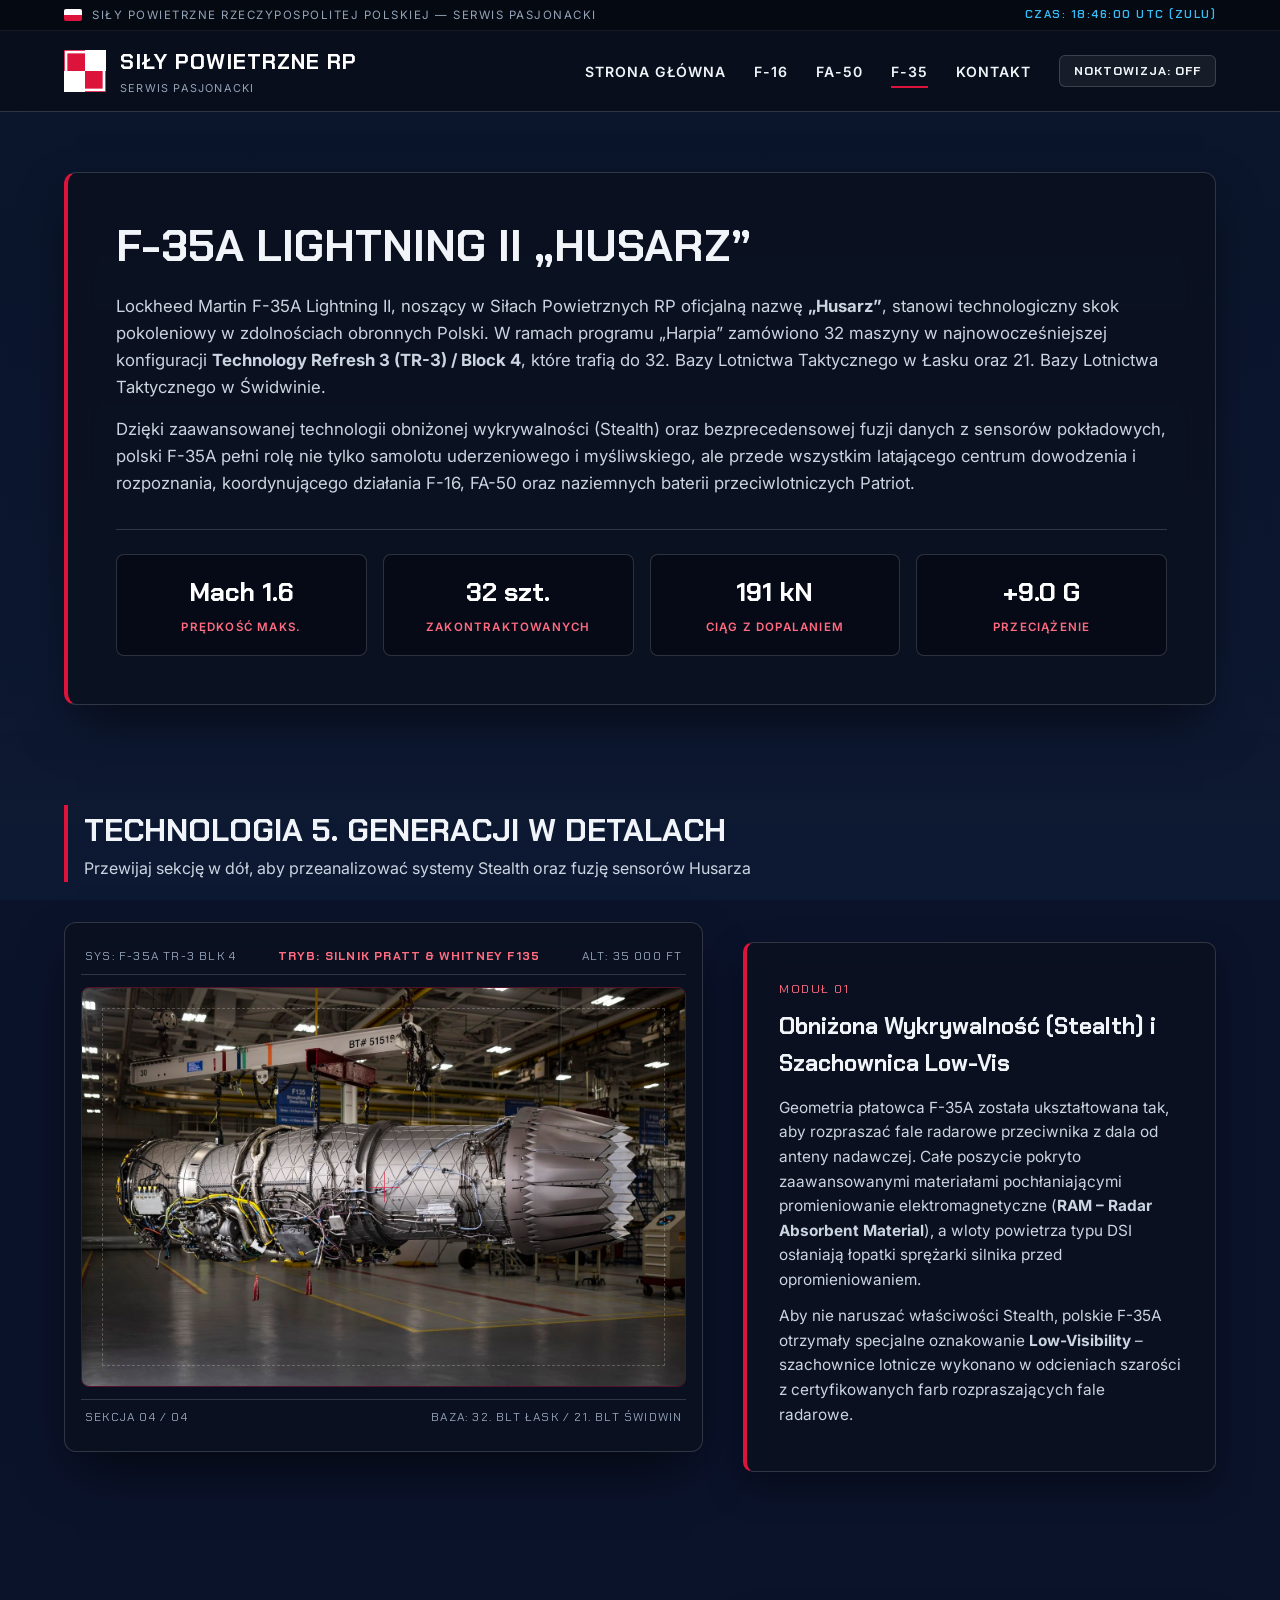
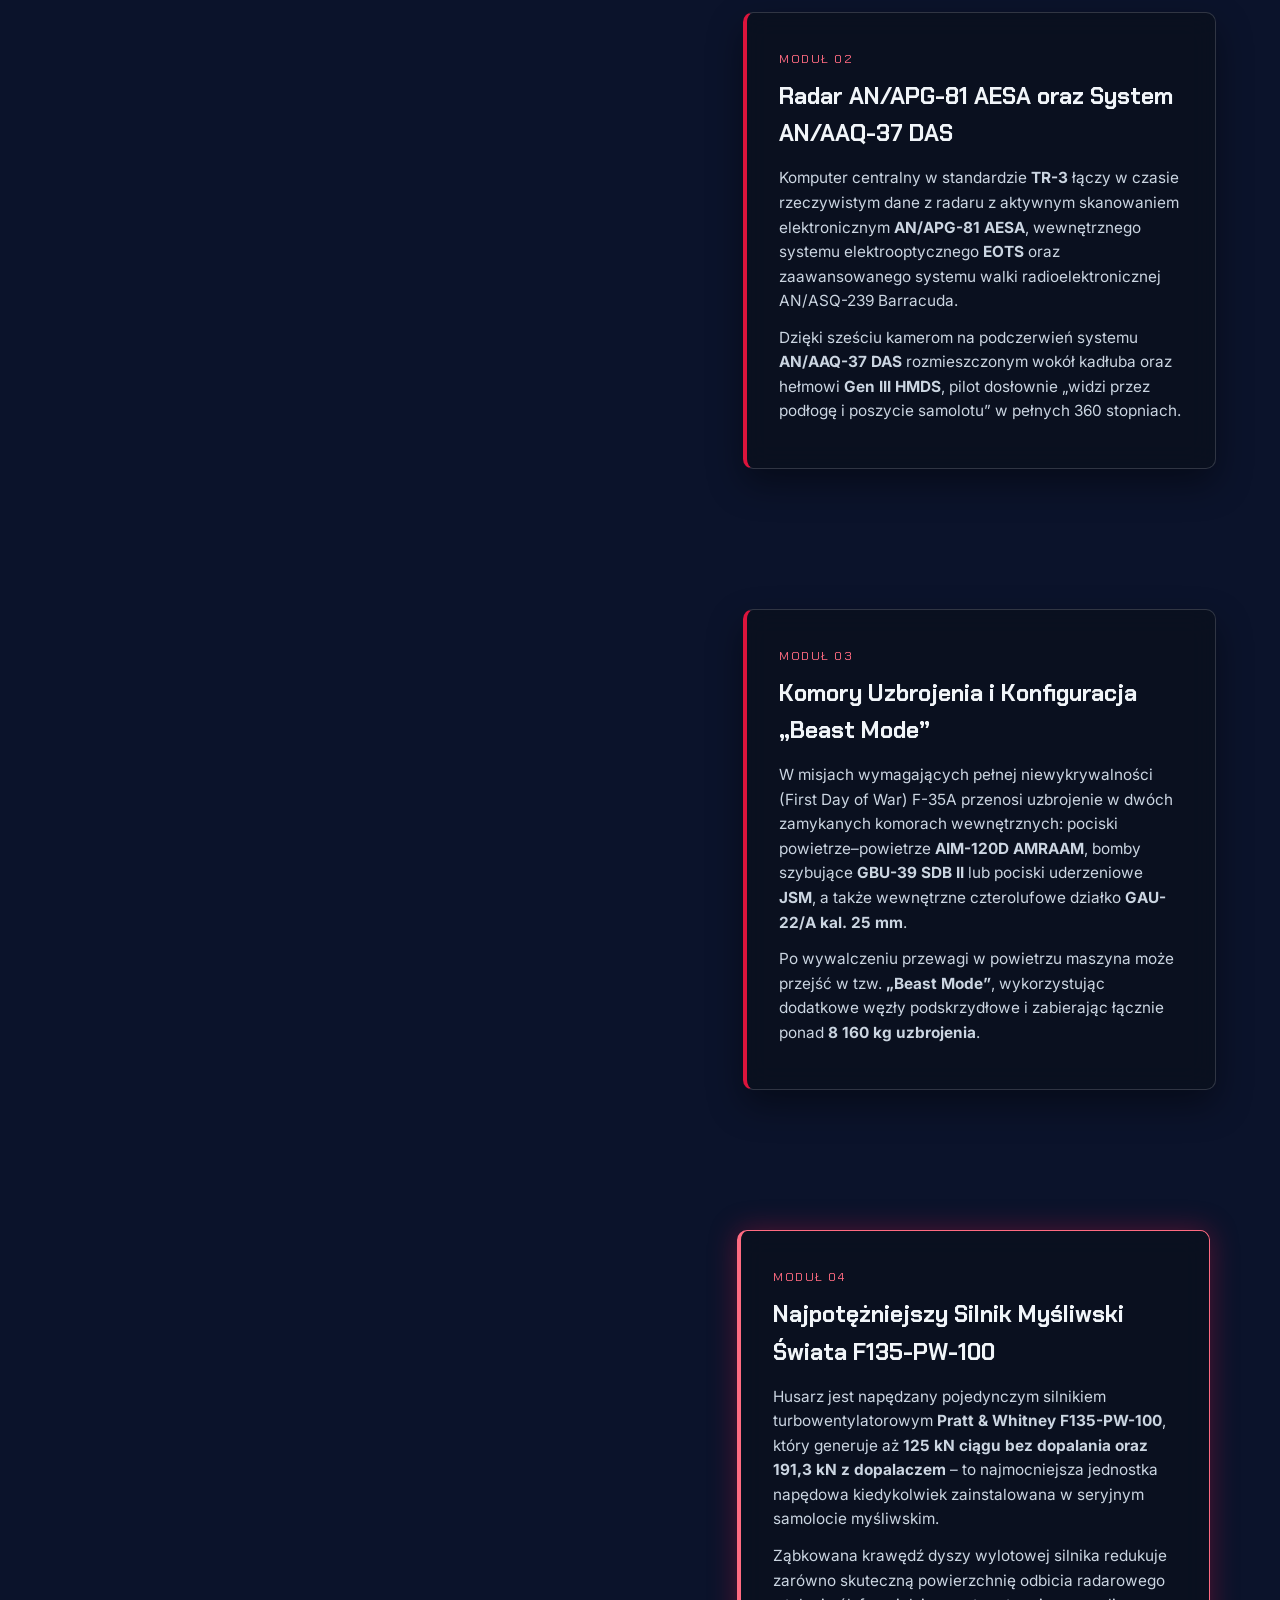
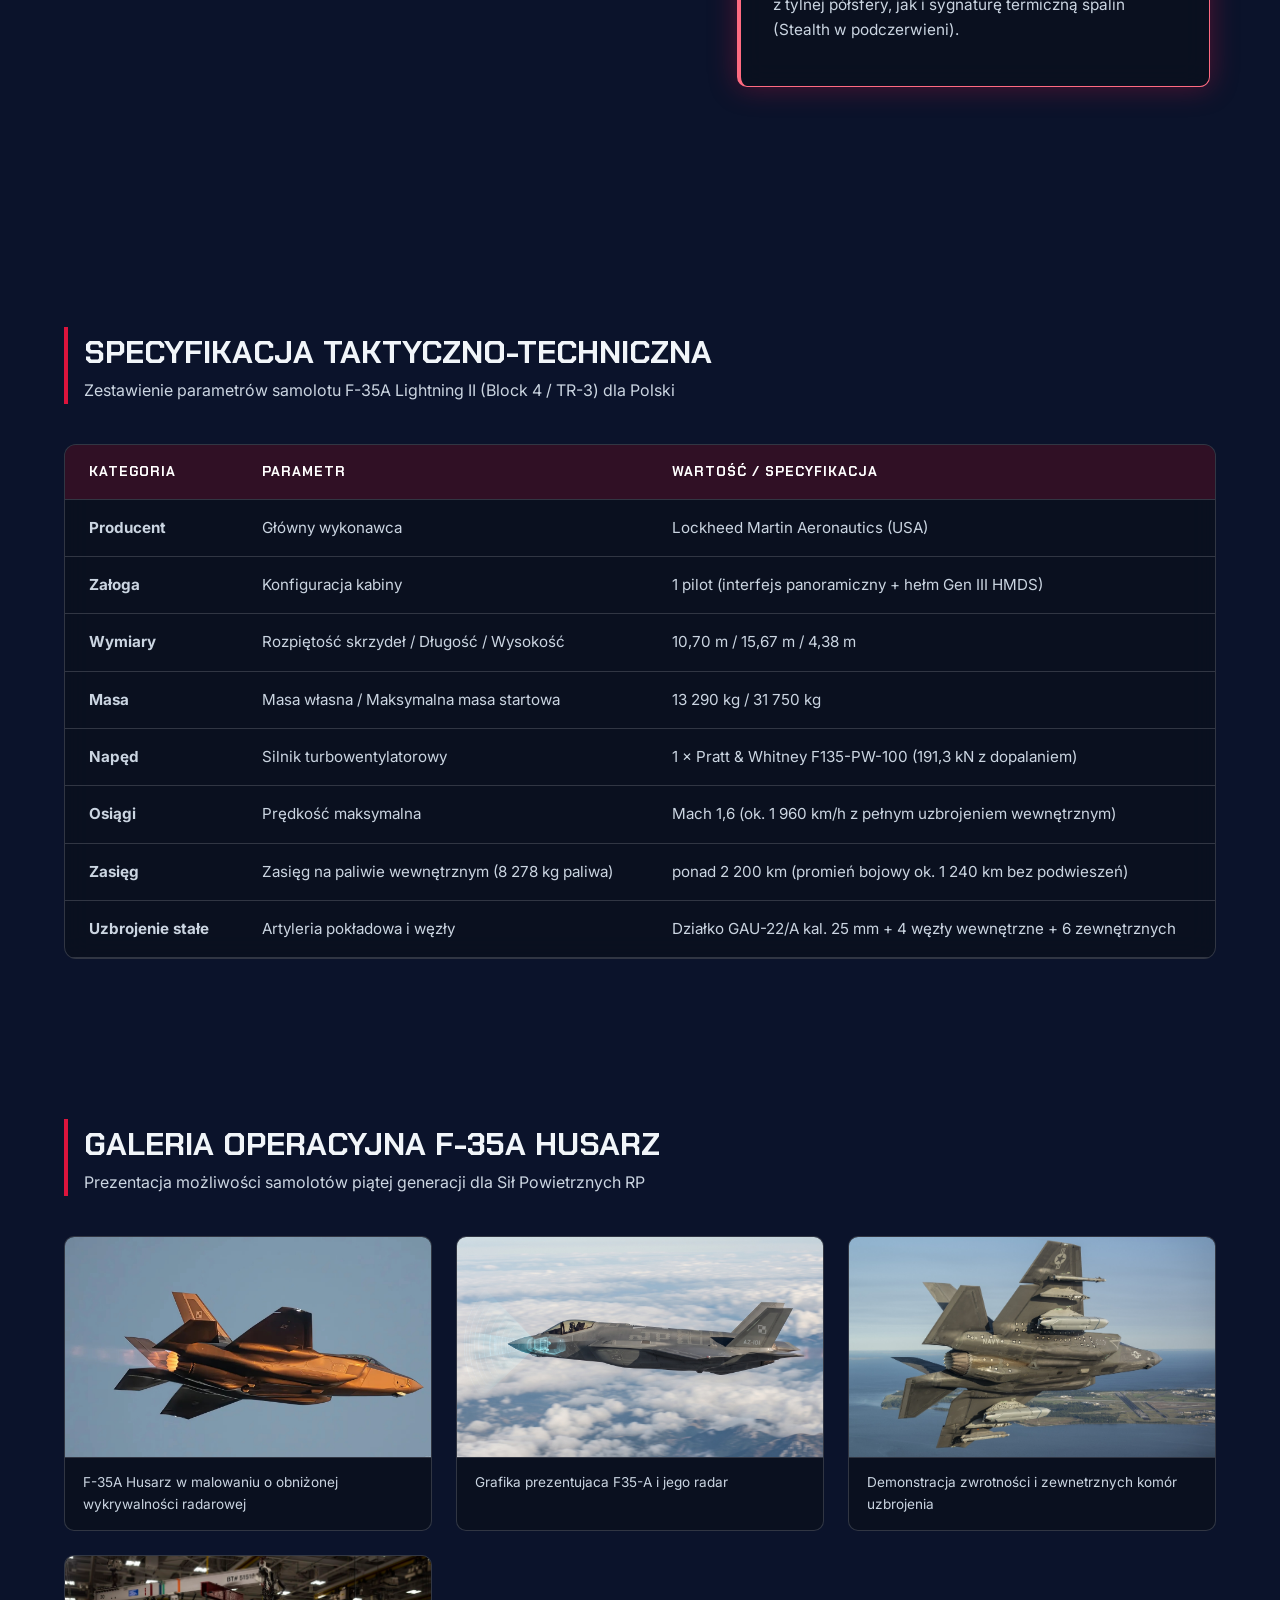
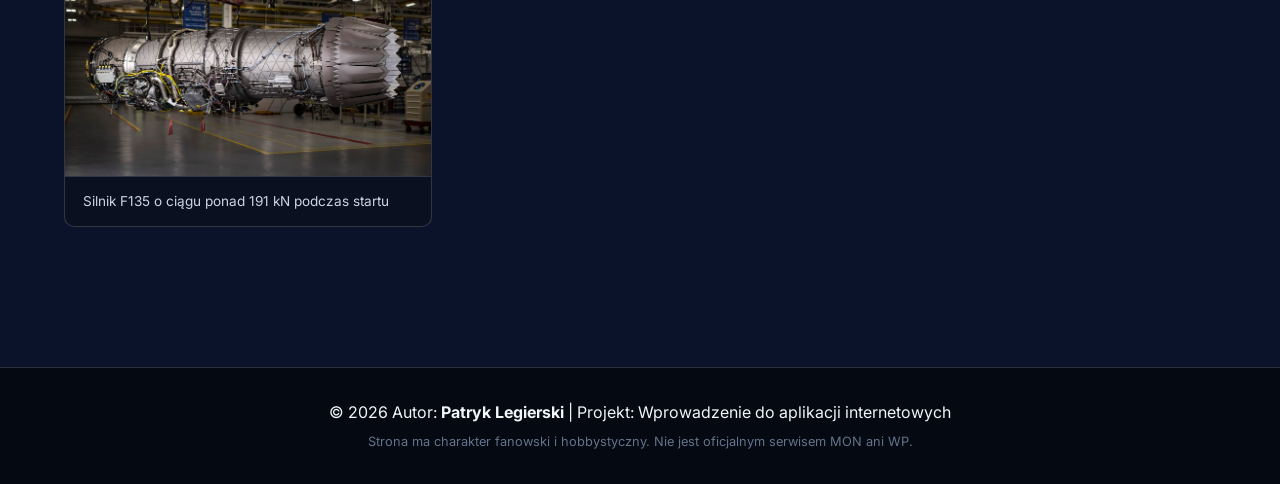
<file: Projekt_01/f35.html>
<!DOCTYPE html>
<html lang="pl">
<head>
    <meta charset="UTF-8">
    <meta name="viewport" content="width=device-width, initial-scale=1.0">
    <title>F-35A Husarz | Siły Powietrzne RP</title>
    <!-- Ikona karty przeglądarki (Favicon) - Polska Szachownica Lotnicza -->
    <link rel="icon" type="image/svg+xml" href="data:image/svg+xml,%3Csvg xmlns='http://www.w3.org/2000/svg' viewBox='0 0 100 100'%3E%3Crect width='100' height='100' fill='%23ffffff'/%3E%3Crect x='0' y='0' width='50' height='50' fill='%23dc143c'/%3E%3Crect x='50' y='50' width='50' height='50' fill='%23dc143c'/%3E%3Crect x='5' y='5' width='90' height='90' fill='none' stroke='%23ffffff' stroke-width='6'/%3E%3C/svg%3E">
    <link rel="preconnect" href="https://fonts.googleapis.com">
    <link rel="preconnect" href="https://fonts.gstatic.com" crossorigin>
    <link href="https://fonts.googleapis.com/css2?family=Chakra+Petch:wght@600;700&family=Inter:wght@300;400;600&display=swap" rel="stylesheet">
    <!-- Wspólny arkusz stylów -->
    <link rel="stylesheet" href="css/style.css">
</head>
<body>

<!-- TŁO PARALAKSY: Niebo i chmury reagujące na scrollowanie -->
<div class="sky-container" aria-hidden="true">
    <div class="sky-layer"></div>
    <div class="clouds-layer"></div>
</div>

<!-- GÓRNY PASEK PAŃSTWOWY + NAWIGACJA -->
<header class="main-header">
    <div class="gov-bar">
        <span class="flag-pl"></span>
        <span>SIŁY POWIETRZNE RZECZYPOSPOLITEJ POLSKIEJ — SERWIS PASJONACKI</span>
    </div>

    <div class="nav-container">
        <div class="logo">
            <svg class="checkerboard" viewBox="0 0 100 100" width="42" height="42">
                <rect width="100" height="100" fill="#ffffff"/>
                <rect x="0" y="0" width="50" height="50" fill="#dc143c"/>
                <rect x="50" y="50" width="50" height="50" fill="#dc143c"/>
                <rect x="5" y="5" width="90" height="90" fill="none" stroke="#ffffff" stroke-width="6"/>
            </svg>
            <div class="logo-text">
                <h1>SIŁY POWIETRZNE RP</h1>
                <p>SERWIS PASJONACKI</p>
            </div>
        </div>

        <nav>
            <ul class="nav-links">
                <li><a href="index.html">STRONA GŁÓWNA</a></li>
                <li><a href="f16.html">F-16</a></li>
                <li><a href="fa50.html">FA-50</a></li>
                <li><a href="f35.html" class="active">F-35</a></li>
                <li><a href="kontakt.html">KONTAKT</a></li>
            </ul>
        </nav>
    </div>
</header>

<!-- GŁÓWNA ZAWARTOŚĆ PODSTRONY -->
<main>

    <!-- SEKCJA 1: WSTĘP I ARTYKUŁ GŁÓWNY -->
    <section class="subpage-hero">
        <article class="hero-card subpage-intro">
            <h2>F-35A Lightning II „Husarz”</h2>
            <p>
                Lockheed Martin F-35A Lightning II, noszący w Siłach Powietrznych RP oficjalną nazwę
                <strong>„Husarz”</strong>, stanowi technologiczny skok pokoleniowy w zdolnościach
                obronnych Polski. W ramach programu „Harpia” zamówiono 32 maszyny w najnowocześniejszej
                konfiguracji <strong>Technology Refresh 3 (TR-3) / Block 4</strong>, które trafią
                do 32. Bazy Lotnictwa Taktycznego w Łasku oraz 21. Bazy Lotnictwa Taktycznego w Świdwinie.
            </p>
            <p>
                Dzięki zaawansowanej technologii obniżonej wykrywalności (Stealth) oraz bezprecedensowej
                fuzji danych z sensorów pokładowych, polski F-35A pełni rolę nie tylko samolotu uderzeniowego
                i myśliwskiego, ale przede wszystkim latającego centrum dowodzenia i rozpoznania,
                koordynującego działania F-16, FA-50 oraz naziemnych baterii przeciwlotniczych Patriot.
            </p>
            <div class="quick-stats">
                <div class="stat-box">
                    <span class="stat-value">Mach 1.6</span>
                    <span class="stat-label">PRĘDKOŚĆ MAKS.</span>
                </div>
                <div class="stat-box">
                    <span class="stat-value">32 szt.</span>
                    <span class="stat-label">ZAKONTRAKTOWANYCH</span>
                </div>
                <div class="stat-box">
                    <span class="stat-value">191 kN</span>
                    <span class="stat-label">CIĄG Z DOPALANIEM</span>
                </div>
                <div class="stat-box">
                    <span class="stat-value">+9.0 G</span>
                    <span class="stat-label">PRZECIĄŻENIE</span>
                </div>
            </div>
        </article>
    </section>

    <!-- SEKCJA 2: SCROLL-DRIVEN IMAGE SHOWCASE -->
    <section id="anatomia" class="content-section">
        <div class="section-header">
            <h2>Technologia 5. Generacji w Detalach</h2>
            <p>Przewijaj sekcję w dół, aby przeanalizować systemy Stealth oraz fuzję sensorów Husarza</p>
        </div>

        <div class="scroll-showcase">

            <!-- LEWA KOLUMNA: PRZYKLEJONY OBRAZ (STICKY HUD) -->
            <div class="sticky-visual">
                <div class="hud-frame">
                    <div class="hud-top-bar">
                        <span>SYS: F-35A TR-3 BLK 4</span>
                        <span id="hud-mode-label">TRYB: ANALIZA STEALTH</span>
                        <span>ALT: 35 000 FT</span>
                    </div>

                    <div class="showcase-img-container">
                        <img id="showcase-main-img"
                             src="assets/img/f35_image1.jpeg"
                             onerror="this.src='https://images.unsplash.com/photo-1508614589041-895b88991e3e?auto=format&fit=crop&w=1200&q=80'"
                             alt="Widok taktyczny myśliwca piątej generacji F-35A Husarz w interfejsie HUD">
                        <div class="hud-crosshair" aria-hidden="true"></div>
                    </div>

                    <div class="hud-bottom-bar">
                        <span id="hud-step-indicator">SEKCJA 01 / 04</span>
                        <span>BAZA: 32. BLT ŁASK / 21. BLT ŚWIDWIN</span>
                    </div>
                </div>
            </div>

            <!-- PRAWA KOLUMNA: PRZEWIJANE KARTY OPISU -->
            <div class="scroll-steps">

                <article class="step-card" data-step="01" data-title="TECHNOLOGIA STEALTH I RAM" data-img="assets/img/f35_image1.jpeg">
                    <span class="step-number">MODUŁ 01</span>
                    <h3>Obniżona Wykrywalność (Stealth) i Szachownica Low-Vis</h3>
                    <p>
                        Geometria płatowca F-35A została ukształtowana tak, aby rozpraszać fale
                        radarowe przeciwnika z dala od anteny nadawczej. Całe poszycie pokryto
                        zaawansowanymi materiałami pochłaniającymi promieniowanie elektromagnetyczne
                        (<strong>RAM – Radar Absorbent Material</strong>), a wloty powietrza typu DSI
                        osłaniają łopatki sprężarki silnika przed opromieniowaniem.
                    </p>
                    <p>
                        Aby nie naruszać właściwości Stealth, polskie F-35A otrzymały specjalne
                        oznakowanie <strong>Low-Visibility</strong> – szachownice lotnicze wykonano
                        w odcieniach szarości z certyfikowanych farb rozpraszających fale radarowe.
                    </p>
                </article>

                <article class="step-card" data-step="02" data-title="FUZJA SENSORÓW I DAS" data-img="assets/img/f35_radar.jpeg">
                    <span class="step-number">MODUŁ 02</span>
                    <h3>Radar AN/APG-81 AESA oraz System AN/AAQ-37 DAS</h3>
                    <p>
                        Komputer centralny w standardzie <strong>TR-3</strong> łączy w czasie rzeczywistym
                        dane z radaru z aktywnym skanowaniem elektronicznym <strong>AN/APG-81 AESA</strong>,
                        wewnętrznego systemu elektrooptycznego <strong>EOTS</strong> oraz zaawansowanego
                        systemu walki radioelektronicznej AN/ASQ-239 Barracuda.
                    </p>
                    <p>
                        Dzięki sześciu kamerom na podczerwień systemu <strong>AN/AAQ-37 DAS</strong>
                        rozmieszczonym wokół kadłuba oraz hełmowi <strong>Gen III HMDS</strong>, pilot
                        dosłownie „widzi przez podłogę i poszycie samolotu” w pełnych 360 stopniach.
                    </p>
                </article>

                <article class="step-card" data-step="03" data-title="KOMORY WEWNĘTRZNE I TRYB BEAST" data-img="assets/img/f35_image2.jpeg">
                    <span class="step-number">MODUŁ 03</span>
                    <h3>Komory Uzbrojenia i Konfiguracja „Beast Mode”</h3>
                    <p>
                        W misjach wymagających pełnej niewykrywalności (First Day of War) F-35A
                        przenosi uzbrojenie w dwóch zamykanych komorach wewnętrznych: pociski
                        powietrze–powietrze <strong>AIM-120D AMRAAM</strong>, bomby szybujące
                        <strong>GBU-39 SDB II</strong> lub pociski uderzeniowe <strong>JSM</strong>,
                        a także wewnętrzne czterolufowe działko <strong>GAU-22/A kal. 25 mm</strong>.
                    </p>
                    <p>
                        Po wywalczeniu przewagi w powietrzu maszyna może przejść w tzw.
                        <strong>„Beast Mode”</strong>, wykorzystując dodatkowe węzły podskrzydłowe
                        i zabierając łącznie ponad <strong>8 160 kg uzbrojenia</strong>.
                    </p>
                </article>

                <article class="step-card" data-step="04" data-title="SILNIK PRATT & WHITNEY F135" data-img="assets/img/f35_engine.jpeg">
                    <span class="step-number">MODUŁ 04</span>
                    <h3>Najpotężniejszy Silnik Myśliwski Świata F135-PW-100</h3>
                    <p>
                        Husarz jest napędzany pojedynczym silnikiem turbowentylatorowym
                        <strong>Pratt &amp; Whitney F135-PW-100</strong>, który generuje aż
                        <strong>125 kN ciągu bez dopalania oraz 191,3 kN z dopalaczem</strong> –
                        to najmocniejsza jednostka napędowa kiedykolwiek zainstalowana w seryjnym
                        samolocie myśliwskim.
                    </p>
                    <p>
                        Ząbkowana krawędź dyszy wylotowej silnika redukuje zarówno skuteczną
                        powierzchnię odbicia radarowego z tylnej półsfery, jak i sygnaturę
                        termiczną spalin (Stealth w podczerwieni).
                    </p>
                </article>

            </div>
        </div>
    </section>

    <!-- SEKCJA 3: TABELA TAKTYCZNO-TECHNICZNA -->
    <section id="specyfikacja" class="content-section">
        <div class="section-header">
            <h2>Specyfikacja Taktyczno-Techniczna</h2>
            <p>Zestawienie parametrów samolotu F-35A Lightning II (Block 4 / TR-3) dla Polski</p>
        </div>

        <div class="table-container">
            <table class="tech-table">
                <thead>
                <tr>
                    <th>Kategoria</th>
                    <th>Parametr</th>
                    <th>Wartość / Specyfikacja</th>
                </tr>
                </thead>
                <tbody>
                <tr>
                    <td><strong>Producent</strong></td>
                    <td>Główny wykonawca</td>
                    <td>Lockheed Martin Aeronautics (USA)</td>
                </tr>
                <tr>
                    <td><strong>Załoga</strong></td>
                    <td>Konfiguracja kabiny</td>
                    <td>1 pilot (interfejs panoramiczny + hełm Gen III HMDS)</td>
                </tr>
                <tr>
                    <td><strong>Wymiary</strong></td>
                    <td>Rozpiętość skrzydeł / Długość / Wysokość</td>
                    <td>10,70 m / 15,67 m / 4,38 m</td>
                </tr>
                <tr>
                    <td><strong>Masa</strong></td>
                    <td>Masa własna / Maksymalna masa startowa</td>
                    <td>13 290 kg / 31 750 kg</td>
                </tr>
                <tr>
                    <td><strong>Napęd</strong></td>
                    <td>Silnik turbowentylatorowy</td>
                    <td>1 × Pratt &amp; Whitney F135-PW-100 (191,3 kN z dopalaniem)</td>
                </tr>
                <tr>
                    <td><strong>Osiągi</strong></td>
                    <td>Prędkość maksymalna</td>
                    <td>Mach 1,6 (ok. 1 960 km/h z pełnym uzbrojeniem wewnętrznym)</td>
                </tr>
                <tr>
                    <td><strong>Zasięg</strong></td>
                    <td>Zasięg na paliwie wewnętrznym (8 278 kg paliwa)</td>
                    <td>ponad 2 200 km (promień bojowy ok. 1 240 km bez podwieszeń)</td>
                </tr>
                <tr>
                    <td><strong>Uzbrojenie stałe</strong></td>
                    <td>Artyleria pokładowa i węzły</td>
                    <td>Działko GAU-22/A kal. 25 mm + 4 węzły wewnętrzne + 6 zewnętrznych</td>
                </tr>
                </tbody>
            </table>
        </div>
    </section>

    <!-- SEKCJA 4: GALERIA ZDJĘĆ (CSS GRID) -->
    <section id="galeria" class="content-section">
        <div class="section-header">
            <h2>Galeria Operacyjna F-35A Husarz</h2>
            <p>Prezentacja możliwości samolotów piątej generacji dla Sił Powietrznych RP</p>
        </div>

        <div class="gallery-grid">
            <figure class="gallery-item">
                <img src="assets/img/f35_image1.jpeg"
                     onerror="this.src='https://images.unsplash.com/photo-1508614589041-895b88991e3e?auto=format&fit=crop&w=800&q=80'"
                     alt="Myśliwiec piątej generacji F-35A Husarz podczas kołowania na pasie startowym">
                <figcaption>F-35A Husarz w malowaniu o obniżonej wykrywalności radarowej</figcaption>
            </figure>

            <figure class="gallery-item">
                <img src="assets/img/f35_radar.jpeg"
                     onerror="this.src='https://images.unsplash.com/photo-1540959733332-eab4deabeeaf?auto=format&fit=crop&w=800&q=80'"
                     alt="Samolot F-35A Lightning II w locie na dużym pułapie z widocznym systemem EOTS pod dziobem">
                <figcaption>Grafika prezentujaca F35-A i jego radar</figcaption>
            </figure>

            <figure class="gallery-item">
                <img src="assets/img/f35_image2.jpeg"
                     onerror="this.src='https://images.unsplash.com/photo-1519074069444-1ba4ea16e66c?auto=format&fit=crop&w=800&q=80'"
                     alt="F-35A podczas dynamicznego wirażu z zamknietymi komorami uzbrojenia">
                <figcaption>Demonstracja zwrotności i zewnetrznych komór uzbrojenia</figcaption>
            </figure>

            <figure class="gallery-item">
                <img src="assets/img/f35_engine.jpeg"
                     onerror="this.src='https://images.unsplash.com/photo-1569154941061-e231b4725ef1?auto=format&fit=crop&w=800&q=80'"
                     alt="Widok na silnik Pratt & Whitney F135">
                <figcaption>Silnik F135 o ciągu ponad 191 kN podczas startu</figcaption>
            </figure>
        </div>
    </section>

</main>

<!-- STOPKA -->
<footer>
    <div class="footer-inner">
        <p>&copy; 2026 Autor: <strong>Patryk Legierski</strong> | Projekt: Wprowadzenie do aplikacji internetowych</p>
        <p class="footer-note">Strona ma charakter fanowski i hobbystyczny. Nie jest oficjalnym serwisem MON ani WP.</p>
    </div>
</footer>
    <script src="js/script.js"></script>
</body>
</html>
</file>
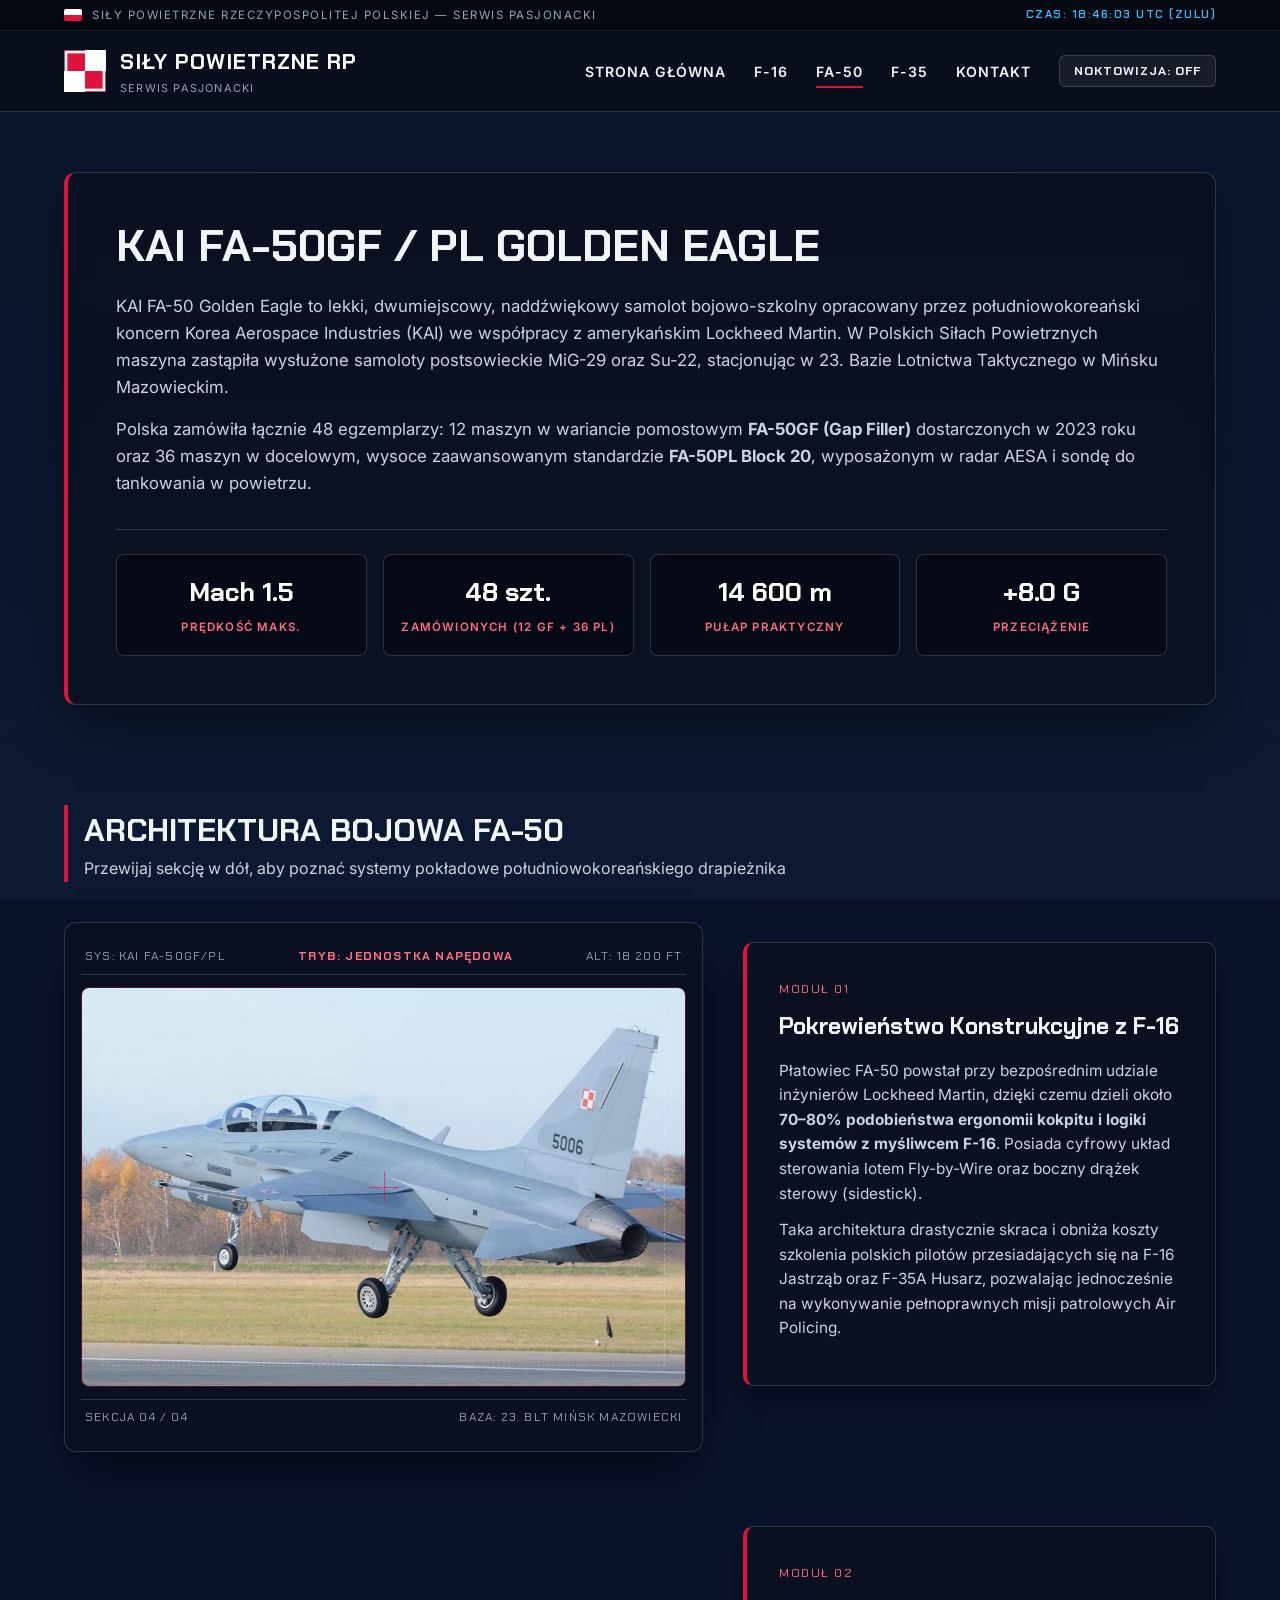
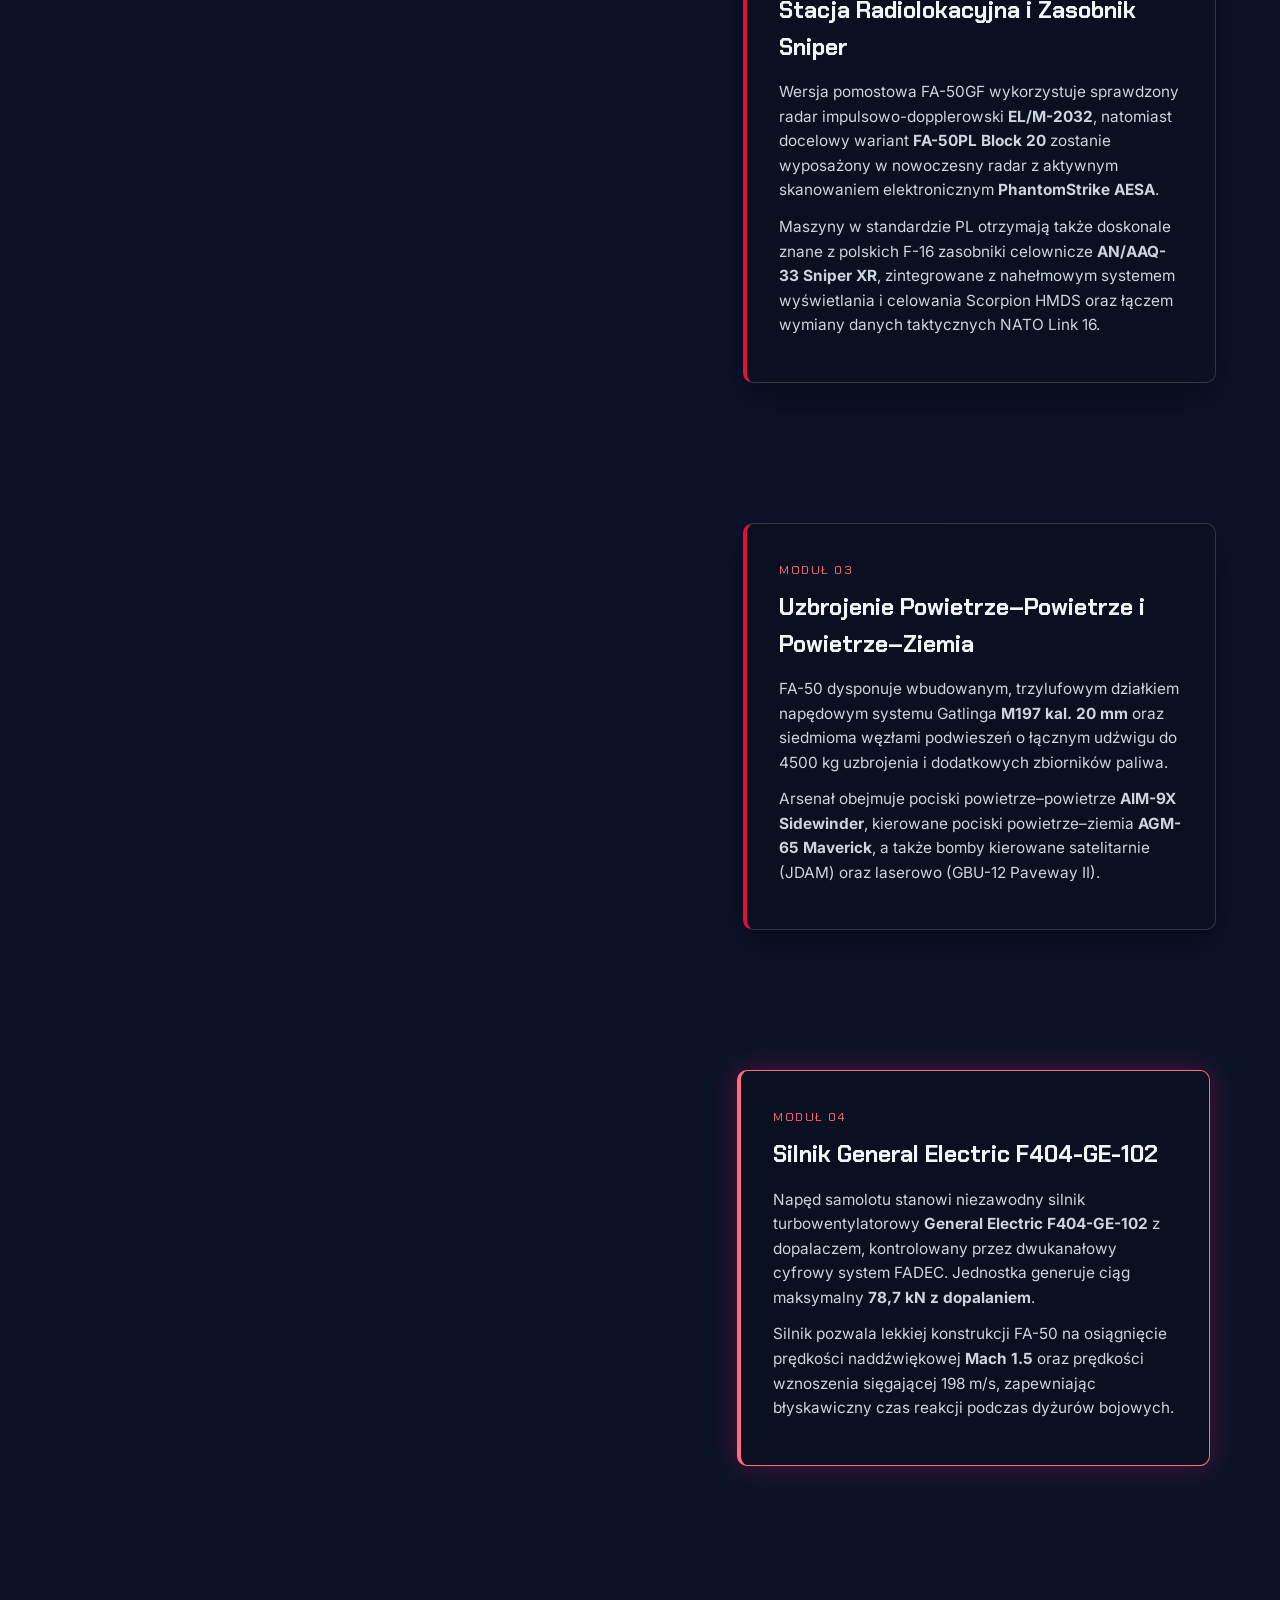
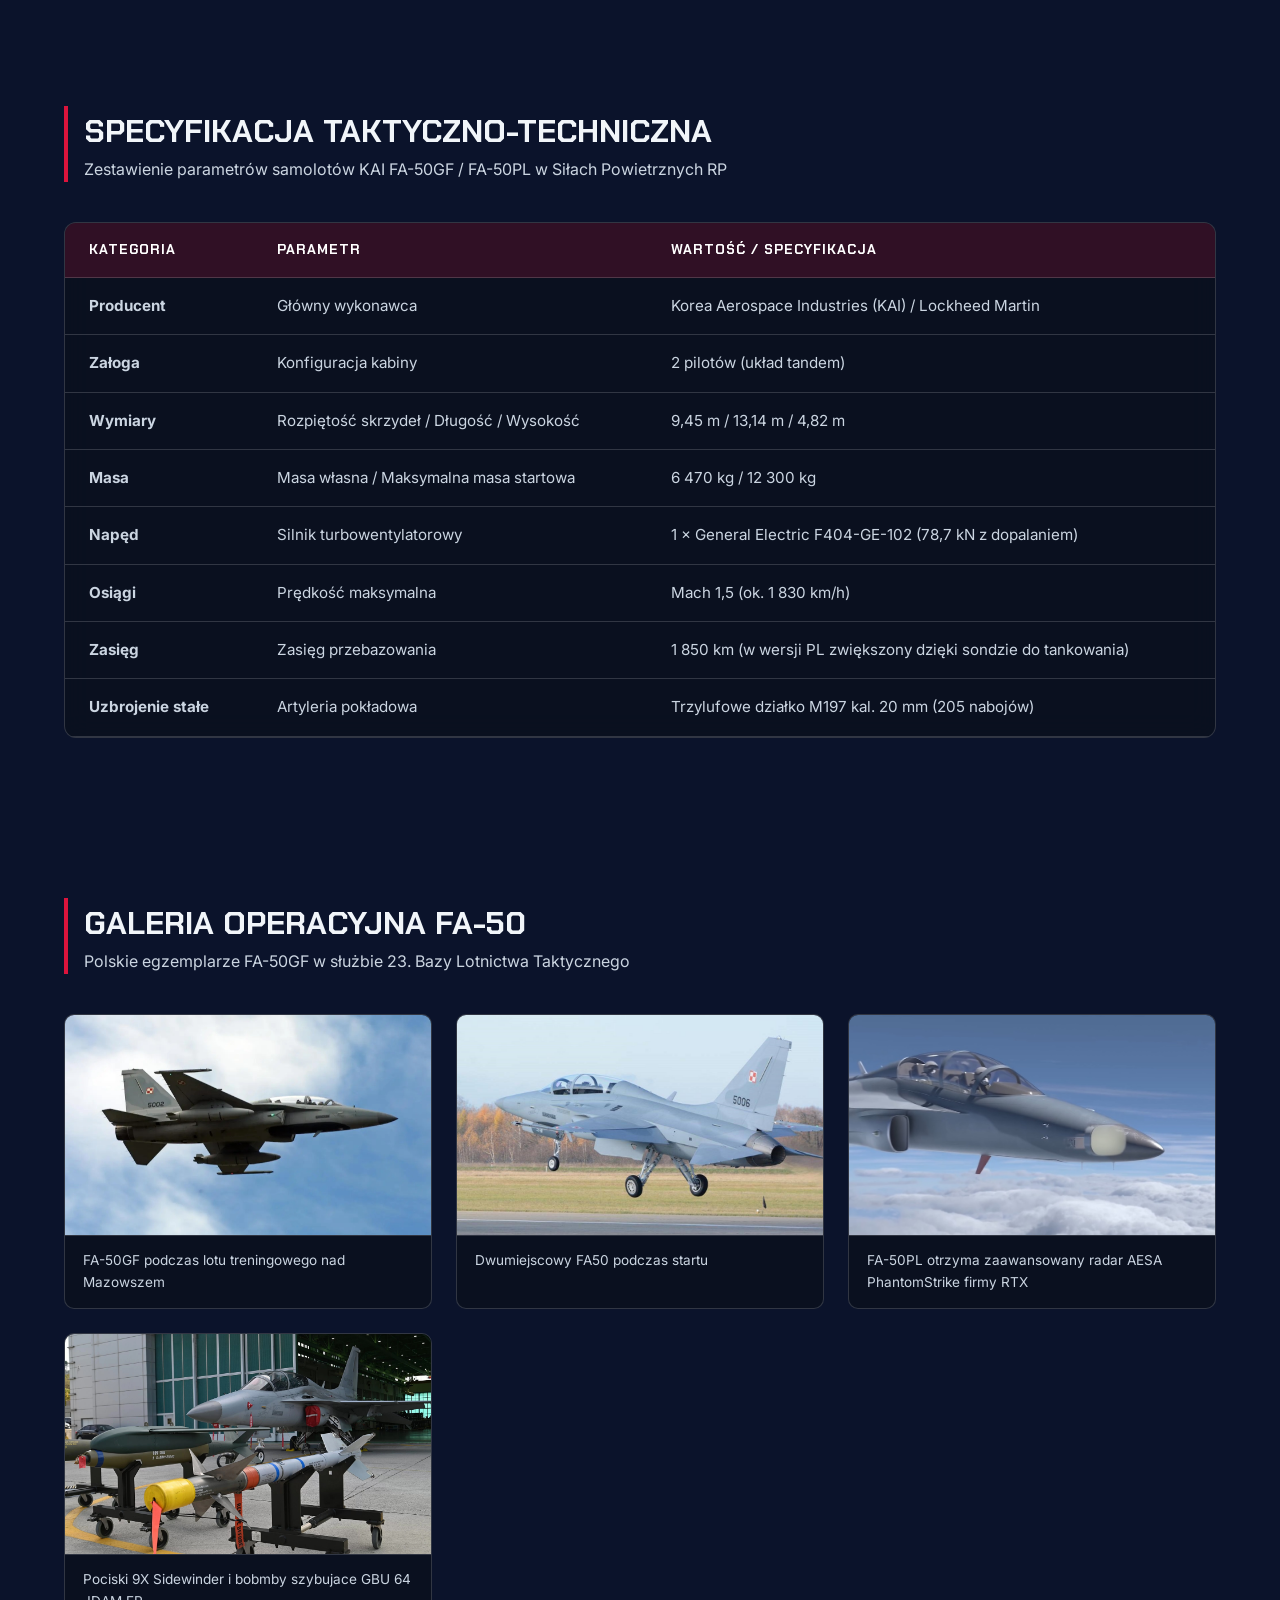
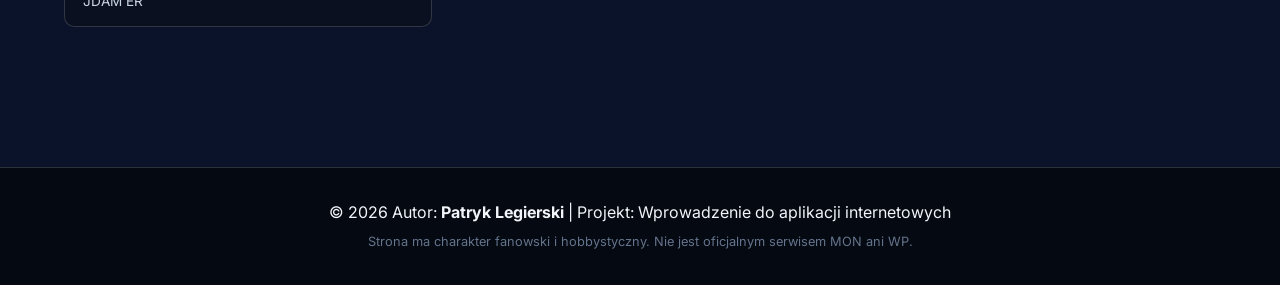
<file: Projekt_01/fa50.html>
<!DOCTYPE html>
<html lang="pl">
<head>
    <meta charset="UTF-8">
    <meta name="viewport" content="width=device-width, initial-scale=1.0">
    <title>FA-50 Golden Eagle | Siły Powietrzne RP</title>
    <!-- Ikona karty przeglądarki (Favicon) - Polska Szachownica Lotnicza -->
    <link rel="icon" type="image/svg+xml" href="data:image/svg+xml,%3Csvg xmlns='http://www.w3.org/2000/svg' viewBox='0 0 100 100'%3E%3Crect width='100' height='100' fill='%23ffffff'/%3E%3Crect x='0' y='0' width='50' height='50' fill='%23dc143c'/%3E%3Crect x='50' y='50' width='50' height='50' fill='%23dc143c'/%3E%3Crect x='5' y='5' width='90' height='90' fill='none' stroke='%23ffffff' stroke-width='6'/%3E%3C/svg%3E">
    <link rel="preconnect" href="https://fonts.googleapis.com">
    <link rel="preconnect" href="https://fonts.gstatic.com" crossorigin>
    <link href="https://fonts.googleapis.com/css2?family=Chakra+Petch:wght@600;700&family=Inter:wght@300;400;600&display=swap" rel="stylesheet">
    <!-- Wspólny arkusz stylów -->
    <link rel="stylesheet" href="css/style.css">
</head>
<body>

<!-- TŁO PARALAKSY: Niebo i chmury reagujące na scrollowanie -->
<div class="sky-container" aria-hidden="true">
    <div class="sky-layer"></div>
    <div class="clouds-layer"></div>
</div>

<!-- GÓRNY PASEK PAŃSTWOWY + NAWIGACJA -->
<header class="main-header">
    <div class="gov-bar">
        <span class="flag-pl"></span>
        <span>SIŁY POWIETRZNE RZECZYPOSPOLITEJ POLSKIEJ — SERWIS PASJONACKI</span>
    </div>

    <div class="nav-container">
        <div class="logo">
            <svg class="checkerboard" viewBox="0 0 100 100" width="42" height="42">
                <rect width="100" height="100" fill="#ffffff"/>
                <rect x="0" y="0" width="50" height="50" fill="#dc143c"/>
                <rect x="50" y="50" width="50" height="50" fill="#dc143c"/>
                <rect x="5" y="5" width="90" height="90" fill="none" stroke="#ffffff" stroke-width="6"/>
            </svg>
            <div class="logo-text">
                <h1>SIŁY POWIETRZNE RP</h1>
                <p>SERWIS PASJONACKI</p>
            </div>
        </div>

        <nav>
            <ul class="nav-links">
                <li><a href="index.html">STRONA GŁÓWNA</a></li>
                <li><a href="f16.html">F-16</a></li>
                <li><a href="fa50.html" class="active">FA-50</a></li>
                <li><a href="f35.html">F-35</a></li>
                <li><a href="kontakt.html">KONTAKT</a></li>
            </ul>
        </nav>
    </div>
</header>

<!-- GŁÓWNA ZAWARTOŚĆ PODSTRONY -->
<main>

    <!-- SEKCJA 1: WSTĘP I ARTYKUŁ GŁÓWNY -->
    <section class="subpage-hero">
        <article class="hero-card subpage-intro">
            <h2>KAI FA-50GF / PL Golden Eagle</h2>
            <p>
                KAI FA-50 Golden Eagle to lekki, dwumiejscowy, naddźwiękowy samolot bojowo-szkolny
                opracowany przez południowokoreański koncern Korea Aerospace Industries (KAI)
                we współpracy z amerykańskim Lockheed Martin. W Polskich Siłach Powietrznych maszyna
                zastąpiła wysłużone samoloty postsowieckie MiG-29 oraz Su-22, stacjonując w 23. Bazie
                Lotnictwa Taktycznego w Mińsku Mazowieckim.
            </p>
            <p>
                Polska zamówiła łącznie 48 egzemplarzy: 12 maszyn w wariancie pomostowym
                <strong>FA-50GF (Gap Filler)</strong> dostarczonych w 2023 roku oraz 36 maszyn
                w docelowym, wysoce zaawansowanym standardzie <strong>FA-50PL Block 20</strong>,
                wyposażonym w radar AESA i sondę do tankowania w powietrzu.
            </p>
            <div class="quick-stats">
                <div class="stat-box">
                    <span class="stat-value">Mach 1.5</span>
                    <span class="stat-label">PRĘDKOŚĆ MAKS.</span>
                </div>
                <div class="stat-box">
                    <span class="stat-value">48 szt.</span>
                    <span class="stat-label">ZAMÓWIONYCH (12 GF + 36 PL)</span>
                </div>
                <div class="stat-box">
                    <span class="stat-value">14 600 m</span>
                    <span class="stat-label">PUŁAP PRAKTYCZNY</span>
                </div>
                <div class="stat-box">
                    <span class="stat-value">+8.0 G</span>
                    <span class="stat-label">PRZECIĄŻENIE</span>
                </div>
            </div>
        </article>
    </section>

    <!-- SEKCJA 2: SCROLL-DRIVEN IMAGE SHOWCASE -->
    <section id="anatomia" class="content-section">
        <div class="section-header">
            <h2>Architektura Bojowa FA-50</h2>
            <p>Przewijaj sekcję w dół, aby poznać systemy pokładowe południowokoreańskiego drapieżnika</p>
        </div>

        <div class="scroll-showcase">

            <!-- LEWA KOLUMNA: PRZYKLEJONY OBRAZ (STICKY HUD) -->
            <div class="sticky-visual">
                <div class="hud-frame">
                    <div class="hud-top-bar">
                        <span>SYS: KAI FA-50GF/PL</span>
                        <span id="hud-mode-label">TRYB: ANALIZA PŁATOWCA</span>
                        <span>ALT: 18 200 FT</span>
                    </div>

                    <div class="showcase-img-container">
                        <img id="showcase-main-img"
                             src="assets/img/fa50_image1.jpeg"
                             onerror="this.src='https://images.unsplash.com/photo-1519074069444-1ba4ea16e66c?auto=format&fit=crop&w=1200&q=80'"
                             alt="Widok taktyczny samolotu FA-50 Golden Eagle w interfejsie HUD">
                        <div class="hud-crosshair" aria-hidden="true"></div>
                    </div>

                    <div class="hud-bottom-bar">
                        <span id="hud-step-indicator">SEKCJA 01 / 04</span>
                        <span>BAZA: 23. BLT MIŃSK MAZOWIECKI</span>
                    </div>
                </div>
            </div>

            <!-- PRAWA KOLUMNA: PRZEWIJANE KARTY OPISU -->
            <div class="scroll-steps">

                <article class="step-card" data-step="01" data-title="KOMPATYBILNOŚĆ Z F-16" data-img="assets/img/fa50_image1.jpeg">
                    <span class="step-number">MODUŁ 01</span>
                    <h3>Pokrewieństwo Konstrukcyjne z F-16</h3>
                    <p>
                        Płatowiec FA-50 powstał przy bezpośrednim udziale inżynierów Lockheed Martin,
                        dzięki czemu dzieli około <strong>70–80% podobieństwa ergonomii kokpitu i logiki
                        systemów z myśliwcem F-16</strong>. Posiada cyfrowy układ sterowania lotem
                        Fly-by-Wire oraz boczny drążek sterowy (sidestick).
                    </p>
                    <p>
                        Taka architektura drastycznie skraca i obniża koszty szkolenia polskich pilotów
                        przesiadających się na F-16 Jastrząb oraz F-35A Husarz, pozwalając jednocześnie
                        na wykonywanie pełnoprawnych misji patrolowych Air Policing.
                    </p>
                </article>

                <article class="step-card" data-step="02" data-title="RADAR I AWIONIKA" data-img="assets/img/fa50_radar.jpeg">
                    <span class="step-number">MODUŁ 02</span>
                    <h3>Stacja Radiolokacyjna i Zasobnik Sniper</h3>
                    <p>
                        Wersja pomostowa FA-50GF wykorzystuje sprawdzony radar impulsowo-dopplerowski
                        <strong>EL/M-2032</strong>, natomiast docelowy wariant <strong>FA-50PL Block 20</strong>
                        zostanie wyposażony w nowoczesny radar z aktywnym skanowaniem elektronicznym
                        <strong>PhantomStrike AESA</strong>.
                    </p>
                    <p>
                        Maszyny w standardzie PL otrzymają także doskonale znane z polskich F-16
                        zasobniki celownicze <strong>AN/AAQ-33 Sniper XR</strong>, zintegrowane
                        z nahełmowym systemem wyświetlania i celowania Scorpion HMDS oraz łączem
                        wymiany danych taktycznych NATO Link 16.
                    </p>
                </article>

                <article class="step-card" data-step="03" data-title="UZBROJENIE PRECYZYJNE" data-img="assets/img/fa50_bron.jpeg">
                    <span class="step-number">MODUŁ 03</span>
                    <h3>Uzbrojenie Powietrze–Powietrze i Powietrze–Ziemia</h3>
                    <p>
                        FA-50 dysponuje wbudowanym, trzylufowym działkiem napędowym systemu Gatlinga
                        <strong>M197 kal. 20 mm</strong> oraz siedmioma węzłami podwieszeń o łącznym
                        udźwigu do 4500 kg uzbrojenia i dodatkowych zbiorników paliwa.
                    </p>
                    <p>
                        Arsenał obejmuje pociski powietrze–powietrze <strong>AIM-9X Sidewinder</strong>,
                        kierowane pociski powietrze–ziemia <strong>AGM-65 Maverick</strong>, a także
                        bomby kierowane satelitarnie (JDAM) oraz laserowo (GBU-12 Paveway II).
                    </p>
                </article>

                <article class="step-card" data-step="04" data-title="JEDNOSTKA NAPĘDOWA" data-img="assets/img/fa50_image2.jpeg">
                    <span class="step-number">MODUŁ 04</span>
                    <h3>Silnik General Electric F404-GE-102</h3>
                    <p>
                        Napęd samolotu stanowi niezawodny silnik turbowentylatorowy
                        <strong>General Electric F404-GE-102</strong> z dopalaczem, kontrolowany przez
                        dwukanałowy cyfrowy system FADEC. Jednostka generuje ciąg maksymalny
                        <strong>78,7 kN z dopalaniem</strong>.
                    </p>
                    <p>
                        Silnik pozwala lekkiej konstrukcji FA-50 na osiągnięcie prędkości
                        naddźwiękowej <strong>Mach 1.5</strong> oraz prędkości wznoszenia sięgającej
                        198 m/s, zapewniając błyskawiczny czas reakcji podczas dyżurów bojowych.
                    </p>
                </article>

            </div>
        </div>
    </section>

    <!-- SEKCJA 3: TABELA TAKTYCZNO-TECHNICZNA -->
    <section id="specyfikacja" class="content-section">
        <div class="section-header">
            <h2>Specyfikacja Taktyczno-Techniczna</h2>
            <p>Zestawienie parametrów samolotów KAI FA-50GF / FA-50PL w Siłach Powietrznych RP</p>
        </div>

        <div class="table-container">
            <table class="tech-table">
                <thead>
                <tr>
                    <th>Kategoria</th>
                    <th>Parametr</th>
                    <th>Wartość / Specyfikacja</th>
                </tr>
                </thead>
                <tbody>
                <tr>
                    <td><strong>Producent</strong></td>
                    <td>Główny wykonawca</td>
                    <td>Korea Aerospace Industries (KAI) / Lockheed Martin</td>
                </tr>
                <tr>
                    <td><strong>Załoga</strong></td>
                    <td>Konfiguracja kabiny</td>
                    <td>2 pilotów (układ tandem)</td>
                </tr>
                <tr>
                    <td><strong>Wymiary</strong></td>
                    <td>Rozpiętość skrzydeł / Długość / Wysokość</td>
                    <td>9,45 m / 13,14 m / 4,82 m</td>
                </tr>
                <tr>
                    <td><strong>Masa</strong></td>
                    <td>Masa własna / Maksymalna masa startowa</td>
                    <td>6 470 kg / 12 300 kg</td>
                </tr>
                <tr>
                    <td><strong>Napęd</strong></td>
                    <td>Silnik turbowentylatorowy</td>
                    <td>1 × General Electric F404-GE-102 (78,7 kN z dopalaniem)</td>
                </tr>
                <tr>
                    <td><strong>Osiągi</strong></td>
                    <td>Prędkość maksymalna</td>
                    <td>Mach 1,5 (ok. 1 830 km/h)</td>
                </tr>
                <tr>
                    <td><strong>Zasięg</strong></td>
                    <td>Zasięg przebazowania</td>
                    <td>1 850 km (w wersji PL zwiększony dzięki sondzie do tankowania)</td>
                </tr>
                <tr>
                    <td><strong>Uzbrojenie stałe</strong></td>
                    <td>Artyleria pokładowa</td>
                    <td>Trzylufowe działko M197 kal. 20 mm (205 nabojów)</td>
                </tr>
                </tbody>
            </table>
        </div>
    </section>

    <!-- SEKCJA 4: GALERIA ZDJĘĆ (CSS GRID) -->
    <section id="galeria" class="content-section">
        <div class="section-header">
            <h2>Galeria Operacyjna FA-50</h2>
            <p>Polskie egzemplarze FA-50GF w służbie 23. Bazy Lotnictwa Taktycznego</p>
        </div>

        <div class="gallery-grid">
            <figure class="gallery-item">
                <img src="assets/img/fa50_image1.jpeg"
                     onerror="this.src='https://images.unsplash.com/photo-1519074069444-1ba4ea16e66c?auto=format&fit=crop&w=800&q=80'"
                     alt="Polski samolot bojowy FA-50GF Golden Eagle podczas manewru w powietrzu">
                <figcaption>FA-50GF podczas lotu treningowego nad Mazowszem</figcaption>
            </figure>

            <figure class="gallery-item">
                <img src="assets/img/fa50_image2.jpeg"
                     onerror="this.src='https://images.unsplash.com/photo-1540959733332-eab4deabeeaf?auto=format&fit=crop&w=800&q=80'"
                     alt="Zbliżenie na samolot FA-50 z polską szachownicą">
                <figcaption>Dwumiejscowy FA50 podczas startu</figcaption>
            </figure>

            <figure class="gallery-item">
                <img src="assets/img/fa50_radar.jpeg"
                     onerror="this.src='https://images.unsplash.com/photo-1508614589041-895b88991e3e?auto=format&fit=crop&w=800&q=80'"
                     alt="AESA PhantomStrike RTX (Raytheon)">
                <figcaption>FA-50PL otrzyma zaawansowany radar AESA PhantomStrike firmy RTX</figcaption>
            </figure>

            <figure class="gallery-item">
                <img src="assets/img/fa50_bron.jpeg"
                     onerror="this.src='https://images.unsplash.com/photo-1569154941061-e231b4725ef1?auto=format&fit=crop&w=800&q=80'"
                     alt="Pokaz uzbrojenia FA 50 Block 20 na płycie lotniska">
                <figcaption>Pociski 9X Sidewinder i bobmby szybujace GBU 64 JDAM ER</figcaption>
            </figure>
        </div>
    </section>

</main>

<!-- STOPKA -->
<footer>
    <div class="footer-inner">
        <p>&copy; 2026 Autor: <strong>Patryk Legierski</strong> | Projekt: Wprowadzenie do aplikacji internetowych</p>
        <p class="footer-note">Strona ma charakter fanowski i hobbystyczny. Nie jest oficjalnym serwisem MON ani WP.</p>
    </div>
</footer>
    <script src="js/script.js"></script>
</body>
</html>
</file>
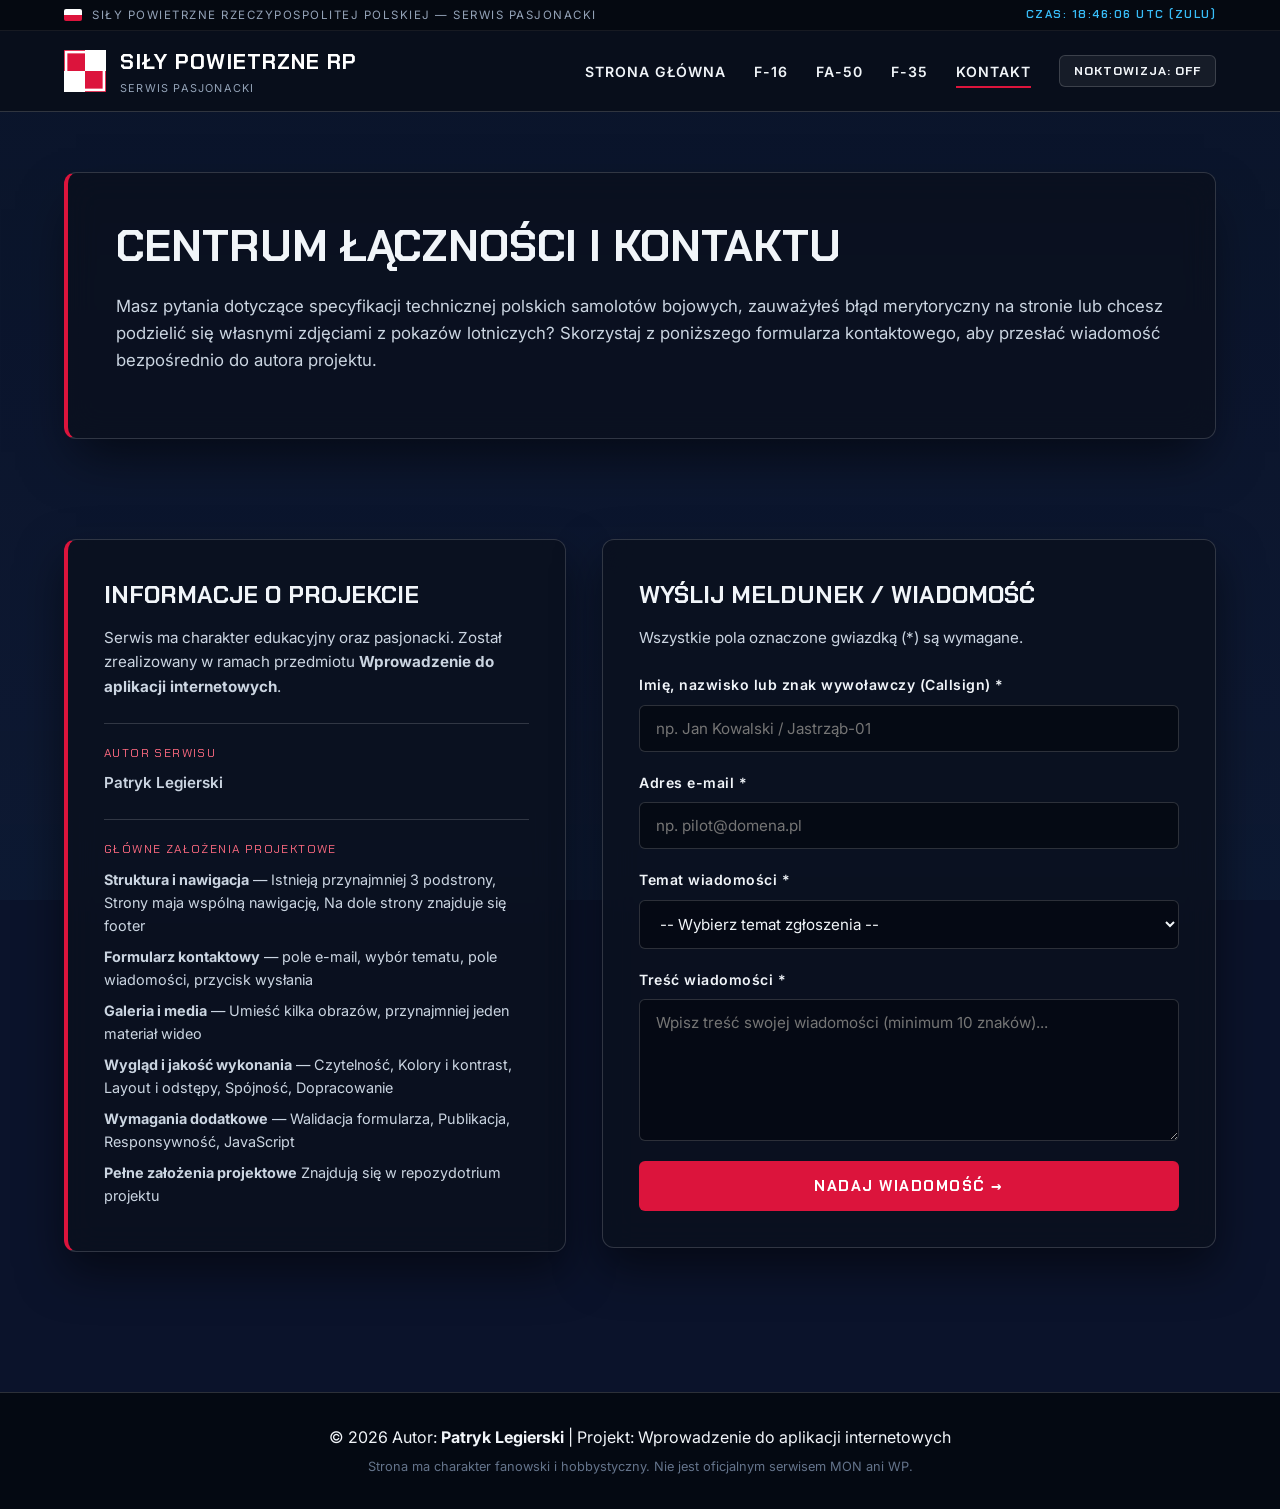
<file: Projekt_01/kontakt.html>
<!DOCTYPE html>
<html lang="pl">
<head>
    <meta charset="UTF-8">
    <meta name="viewport" content="width=device-width, initial-scale=1.0">
    <title>Kontakt | Siły Powietrzne RP</title>
    <!-- Ikona karty przeglądarki (Favicon) - Polska Szachownica Lotnicza -->
    <link rel="icon" type="image/svg+xml" href="data:image/svg+xml,%3Csvg xmlns='http://www.w3.org/2000/svg' viewBox='0 0 100 100'%3E%3Crect width='100' height='100' fill='%23ffffff'/%3E%3Crect x='0' y='0' width='50' height='50' fill='%23dc143c'/%3E%3Crect x='50' y='50' width='50' height='50' fill='%23dc143c'/%3E%3Crect x='5' y='5' width='90' height='90' fill='none' stroke='%23ffffff' stroke-width='6'/%3E%3C/svg%3E">
    <link rel="preconnect" href="https://fonts.googleapis.com">
    <link rel="preconnect" href="https://fonts.gstatic.com" crossorigin>
    <link href="https://fonts.googleapis.com/css2?family=Chakra+Petch:wght@600;700&family=Inter:wght@300;400;600&display=swap" rel="stylesheet">
    <!-- Wspólny arkusz stylów -->
    <link rel="stylesheet" href="css/style.css">
</head>
<body>

<!-- TŁO PARALAKSY: Niebo i chmury reagujące na scrollowanie -->
<div class="sky-container" aria-hidden="true">
    <div class="sky-layer"></div>
    <div class="clouds-layer"></div>
</div>

<!-- GÓRNY PASEK PAŃSTWOWY + NAWIGACJA -->
<header class="main-header">
    <div class="gov-bar">
        <span class="flag-pl"></span>
        <span>SIŁY POWIETRZNE RZECZYPOSPOLITEJ POLSKIEJ — SERWIS PASJONACKI</span>
    </div>

    <div class="nav-container">
        <div class="logo">
            <svg class="checkerboard" viewBox="0 0 100 100" width="42" height="42">
                <rect width="100" height="100" fill="#ffffff"/>
                <rect x="0" y="0" width="50" height="50" fill="#dc143c"/>
                <rect x="50" y="50" width="50" height="50" fill="#dc143c"/>
                <rect x="5" y="5" width="90" height="90" fill="none" stroke="#ffffff" stroke-width="6"/>
            </svg>
            <div class="logo-text">
                <h1>SIŁY POWIETRZNE RP</h1>
                <p>SERWIS PASJONACKI</p>
            </div>
        </div>

        <nav>
            <ul class="nav-links">
                <li><a href="index.html">STRONA GŁÓWNA</a></li>
                <li><a href="f16.html">F-16</a></li>
                <li><a href="fa50.html">FA-50</a></li>
                <li><a href="f35.html">F-35</a></li>
                <li><a href="kontakt.html" class="active">KONTAKT</a></li>
            </ul>
        </nav>
    </div>
</header>

<!-- GŁÓWNA ZAWARTOŚĆ PODSTRONY -->
<main>

    <!-- SEKCJA WSTĘPNA -->
    <section class="subpage-hero">
        <article class="hero-card subpage-intro">
            <h2>Centrum Łączności i Kontaktu</h2>
            <p>
                Masz pytania dotyczące specyfikacji technicznej polskich samolotów bojowych,
                zauważyłeś błąd merytoryczny na stronie lub chcesz podzielić się własnymi zdjęciami
                z pokazów lotniczych? Skorzystaj z poniższego formularza
                kontaktowego, aby przesłać wiadomość bezpośrednio do autora projektu.
            </p>
        </article>
    </section>

    <!-- SEKCJA FORMULARZA KONTAKTOWEGO -->
    <section id="formularz-sekcja" class="content-section">
        <div class="contact-layout">

            <!-- LEWA KOLUMNA: INFORMACJE I JEDNOSTKI -->
            <aside class="contact-info-card">
                <h3>Informacje o Projekcie</h3>
                <p>
                    Serwis ma charakter edukacyjny oraz pasjonacki. Został zrealizowany w ramach
                    przedmiotu <strong>Wprowadzenie do aplikacji internetowych</strong>.
                </p>

                <div class="info-block">
                    <span class="info-label">AUTOR SERWISU</span>
                    <p class="info-value">Patryk Legierski</p>
                </div>

                <div class="info-block">
                    <span class="info-label">GŁÓWNE ZAŁOŻENIA PROJEKTOWE</span>
                    <ul class="base-list">
                        <li><strong>Struktura i nawigacja</strong> — Istnieją przynajmniej 3 podstrony, Strony maja wspólną nawigację, Na dole strony znajduje się footer </li>
                        <li><strong>Formularz kontaktowy</strong> — pole e-mail, wybór tematu, pole wiadomości, przycisk wysłania</li>
                        <li><strong>Galeria i media</strong> — Umieść kilka obrazów, przynajmniej jeden materiał wideo</li>
                        <li><strong>Wygląd i jakość wykonania</strong> — Czytelność, Kolory i kontrast, Layout i odstępy, Spójność, Dopracowanie</li>
                        <li><strong>Wymagania dodatkowe</strong> — Walidacja formularza, Publikacja, Responsywność, JavaScript</li>
                        <li><strong>Pełne założenia projektowe</strong> Znajdują się w repozydotrium projektu</li>
                    </ul>
                </div>
            </aside>

            <!-- PRAWA KOLUMNA: WŁAŚCIWY FORMULARZ HTML5 -->
            <div class="contact-form-card">
                <h3>Wyślij Meldunek / Wiadomość</h3>
                <p class="form-subtitle">Wszystkie pola oznaczone gwiazdką (*) są wymagane.</p>

                <form id="contact-form" action="#" method="post">

                    <!-- Pole 1: Imię -->
                    <div class="form-group">
                        <label for="sender-name">Imię, nazwisko lub znak wywoławczy (Callsign) *</label>
                        <input
                                type="text"
                                id="sender-name"
                                name="name"
                                placeholder="np. Jan Kowalski / Jastrząb-01"
                                required
                                minlength="2"
                                maxlength="60">
                    </div>

                    <!-- Pole 2: Adres e-mail -->
                    <div class="form-group">
                        <label for="sender-email">Adres e-mail *</label>
                        <input
                                type="email"
                                id="sender-email"
                                name="email"
                                placeholder="np. pilot@domena.pl"
                                required>
                    </div>

                    <!-- Pole 3: Wybór tematu <select> z min. 3 opcjami  -->
                    <div class="form-group">
                        <label for="message-topic">Temat wiadomości *</label>
                        <select id="message-topic" name="topic" required>
                            <option value="" disabled selected>-- Wybierz temat zgłoszenia --</option>
                            <option value="f16-f35-specyfikacja">Pytanie o specyfikację techniczną (F-16 / FA-50 / F-35)</option>
                            <option value="galeria-materialy">Przesłanie własnych zdjęć lub wideo z pokazów</option>
                            <option value="uwagi-do-strony">Zgłoszenie poprawki lub propozycja rozwoju strony</option>
                            <option value="inne">Inna sprawa / Współpraca</option>
                        </select>
                    </div>

                    <!-- Pole 4: Treść wiadomości <textarea>  -->
                    <div class="form-group">
                        <label for="message-content">Treść wiadomości *</label>
                        <textarea
                                id="message-content"
                                name="message"
                                rows="6"
                                placeholder="Wpisz treść swojej wiadomości (minimum 10 znaków)..."
                                required
                                minlength="10"
                                maxlength="1500"></textarea>
                    </div>

                    <!-- Przycisk wysyłania <button type="submit">  -->
                    <div class="form-actions">
                        <button type="submit" class="btn-submit">NADAJ WIADOMOŚĆ &rarr;</button>
                    </div>

                    <!-- Miejsce na komunikat potwierdzenia z JavaScriptu -->
                    <div id="form-feedback" class="form-feedback" aria-live="polite" hidden></div>

                </form>
            </div>

        </div>
    </section>

</main>

<!-- STOPKA -->
<footer>
    <div class="footer-inner">
        <p>&copy; 2026 Autor: <strong>Patryk Legierski</strong> | Projekt: Wprowadzenie do aplikacji internetowych</p>
        <p class="footer-note">Strona ma charakter fanowski i hobbystyczny. Nie jest oficjalnym serwisem MON ani WP.</p>
    </div>
</footer>
    <script src="js/script.js"></script>
</body>
</html>
</file>
<file: Lab_01/style.css>
html {
      background-color: deepskyblue;
      height: 100vh;
}

body {
      height: 100vh;
      margin: 0;
}

.main-container {
      height: 100%;
      display: flex;
      align-items: center;
      justify-content: center;
}

.link-1 {
  color: crimson;
}

.link-2 {
  color: darkred;
}

.link-3 {
  color: firebrick;
}

.author {
  color: tomato;
  font-weight: bold;
}

table {
  border: 1px solid black;
  border-collapse: collapse;
}

th,
td {
  border: 1px solid black;
}

.row {
  display: flex;
  gap: 10px;
  margin-top: 10px;
}

.square {
  width: 100px;
  height: 100px;
}

.square-1 {
  background-color: #2b423f;;
}

.square-2 {
  background-color: #df7a5f;
}

.square-3 {
  background-color: #f4f1de;
}

.square-4 {
  background-color: #f2cc8f;
}

.square-5 {
  background-color: #3d5a80;
}
</file>
<file: Projekt_01/css/style.css>
* {
    margin: 0;
    padding: 0;
    box-sizing: border-box;
}

:root {
    --crimson: #dc143c;
    --dark-navy: rgba(10, 17, 30, 0.82);
    --glass-border: rgba(255, 255, 255, 0.16);
    --text-light: #f1f5f9;
    --text-muted: #cbd5e1;
}

html {
    scroll-behavior: smooth;
}

body {
    font-family: 'Inter', sans-serif;
    color: var(--text-light);
    background-color: #0b132b;
    line-height: 1.6;
    overflow-x: hidden;
}

.sky-container {
    position: fixed;
    top: 0;
    left: 0;
    width: 100%;
    height: 100vh;
    z-index: -1;
    overflow: hidden;
}

.sky-layer {
    position: absolute;
    inset: -15% 0;
    background-image:
            linear-gradient(to bottom, rgba(10, 20, 40, 0.65), rgba(15, 28, 55, 0.75)),
            url('https://images.unsplash.com/photo-1513002749550-c59d786b8e6c?auto=format&fit=crop&w=2000&q=80');
    background-size: cover;
    background-position: center 0%;
    animation: moveSky linear both;
    animation-timeline: scroll(root);
}


.clouds-layer {
    position: absolute;
    inset: -25% 0;
    background-image: url('https://images.unsplash.com/photo-1534088568595-a066f410bcda?auto=format&fit=crop&w=2000&q=80');
    background-size: cover;
    background-position: center 100%;
    opacity: 0.35;
    mix-blend-mode: screen;
    animation: moveClouds linear both;
    animation-timeline: scroll(root);
}

@keyframes moveSky {
    from { transform: translateY(0%) scale(1); }
    to   { transform: translateY(-10%) scale(1.06); }
}

@keyframes moveClouds {
    from { transform: translateY(8%) scale(1); }
    to   { transform: translateY(-18%) scale(1.18); }
}

.main-header {
    position: sticky;
    top: 0;
    z-index: 100;
    background: rgba(8, 14, 26, 0.88);
    backdrop-filter: blur(14px);
    border-bottom: 1px solid var(--glass-border);
}

.gov-bar {
    background: #050911;
    font-size: 0.72rem;
    letter-spacing: 1.5px;
    padding: 6px 5%;
    display: flex;
    align-items: center;
    gap: 10px;
    color: #94a3b8;
    border-bottom: 1px solid rgba(255, 255, 255, 0.07);
}

.flag-pl {
    display: inline-block;
    width: 18px;
    height: 12px;
    background: linear-gradient(to bottom, #ffffff 50%, #dc143c 50%);
    border-radius: 2px;
}

.nav-container {
    width: 100%;
    padding: 14px 5%;
    display: flex;
    justify-content: space-between;
    align-items: center;
    flex-wrap: wrap;
    gap: 24px;
}

.nav-container nav {
    margin-left: auto;
}

.logo {
    display: flex;
    align-items: center;
    gap: 14px;
}

.logo-text h1 {
    font-family: 'Chakra Petch', sans-serif;
    font-size: 1.35rem;
    letter-spacing: 1px;
    color: #ffffff;
}

.logo-text p {
    font-size: 0.68rem;
    letter-spacing: 1.2px;
    color: #94a3b8;
}

.nav-links {
    list-style: none;
    display: flex;
    gap: 28px;
}

.nav-links a {
    color: var(--text-light);
    text-decoration: none;
    font-size: 0.88rem;
    font-weight: 600;
    letter-spacing: 1px;
    padding: 8px 0;
    position: relative;
    transition: color 0.25s;
}

.nav-links a::after {
    content: '';
    position: absolute;
    bottom: 0;
    left: 0;
    width: 0%;
    height: 2px;
    background: var(--crimson);
    transition: width 0.3s ease;
}

.nav-links a:hover::after,
.nav-links a.active::after {
    width: 100%;
}

main {
    max-width: 1280px;
    margin: 0 auto;
    padding: 0 5%;
}

.hero-section {
    min-height: 80vh;
    display: flex;
    align-items: center;
    padding: 60px 0;
}

.hero-card {
    max-width: 720px;
    background: var(--dark-navy);
    backdrop-filter: blur(16px);
    padding: 48px;
    border-radius: 12px;
    border: 1px solid var(--glass-border);
    border-left: 4px solid var(--crimson);
    box-shadow: 0 25px 50px -12px rgba(0, 0, 0, 0.6);
}

.badge {
    display: inline-block;
    background: rgba(220, 20, 60, 0.2);
    color: #ff6b81;
    border: 1px solid rgba(220, 20, 60, 0.4);
    font-size: 0.75rem;
    font-weight: 600;
    letter-spacing: 1.5px;
    padding: 4px 12px;
    border-radius: 4px;
    margin-bottom: 16px;
}

.hero-card h2 {
    font-family: 'Chakra Petch', sans-serif;
    font-size: 2.8rem;
    line-height: 1.15;
    margin-bottom: 20px;
    text-transform: uppercase;
}

.hero-card p {
    color: var(--text-muted);
    font-size: 1.05rem;
    margin-bottom: 16px;
}

.hero-buttons {
    margin-top: 30px;
    display: flex;
    gap: 16px;
    flex-wrap: wrap;
}

.btn-primary, .btn-outline {
    text-decoration: none;
    font-size: 0.85rem;
    font-weight: 600;
    letter-spacing: 1px;
    padding: 14px 26px;
    border-radius: 6px;
    transition: all 0.25s ease;
}

.btn-primary {
    background: var(--crimson);
    color: #ffffff;
}

.btn-primary:hover {
    background: #b81032;
    transform: translateY(-2px);
}

.btn-outline {
    border: 1px solid rgba(255, 255, 255, 0.35);
    color: #ffffff;
}

.btn-outline:hover {
    background: rgba(255, 255, 255, 0.1);
}

.content-section {
    padding: 80px 0;
}

.section-header {
    margin-bottom: 40px;
    border-left: 4px solid var(--crimson);
    padding-left: 16px;
}

.section-header h2 {
    font-family: 'Chakra Petch', sans-serif;
    font-size: 2rem;
    text-transform: uppercase;
}

.section-header p {
    color: var(--text-muted);
}

.kafelki-kontener {
    display: grid;
    grid-template-columns: repeat(auto-fit, minmax(320px, 1fr));
    gap: 28px;
}

.kafelek {
    background: var(--dark-navy);
    backdrop-filter: blur(12px);
    border: 1px solid var(--glass-border);
    border-radius: 10px;
    overflow: hidden;
    display: flex;
    flex-direction: column;
    transition: transform 0.3s ease, border-color 0.3s ease;
}

.kafelek:hover {
    transform: translateY(-8px);
    border-color: rgba(220, 20, 60, 0.6);
}

.kafelek-img-wrap {
    position: relative;
    height: 220px;
    overflow: hidden;
}

.kafelek-img-wrap img {
    width: 100%;
    height: 100%;
    object-fit: cover;
    transition: transform 0.5s ease;
}

.kafelek:hover .kafelek-img-wrap img {
    transform: scale(1.07);
}

.unit-tag {
    position: absolute;
    top: 12px;
    right: 12px;
    background: rgba(8, 14, 26, 0.85);
    border: 1px solid var(--glass-border);
    padding: 4px 10px;
    font-size: 0.72rem;
    font-weight: 600;
    border-radius: 4px;
}

.kafelek-body {
    padding: 24px;
    display: flex;
    flex-direction: column;
    flex-grow: 1;
}

.kafelek-body h3 {
    font-family: 'Chakra Petch', sans-serif;
    font-size: 1.3rem;
    margin-bottom: 10px;
}

.kafelek-body p {
    color: var(--text-muted);
    font-size: 0.95rem;
    margin-bottom: 20px;
    flex-grow: 1;
}

.card-link {
    color: #ff6b81;
    text-decoration: none;
    font-size: 0.82rem;
    font-weight: 600;
    letter-spacing: 1px;
}

.video-wrapper {
    background: var(--dark-navy);
    padding: 16px;
    border-radius: 12px;
    border: 1px solid var(--glass-border);
}

.video-wrapper video {
    width: 100%;
    border-radius: 8px;
    display: block;
}

footer {
    background: rgba(5, 9, 17, 0.95);
    border-top: 1px solid var(--glass-border);
    padding: 32px 5%;
    margin-top: 60px;
    text-align: center;
}

.footer-note {
    font-size: 0.8rem;
    color: #64748b;
    margin-top: 6px;
}

/* =========================================================
   STYLE DLA PODSTRON SAMOLOTÓW (F-16, FA-50, F-35)
   ========================================================= */

/* Sekcja wstępna na podstronie */
.subpage-hero {
    padding: 60px 0 20px;
}

.subpage-intro {
    max-width: 100%;
}

/* Szybkie statystyki w karcie tytułowej */
.quick-stats {
    display: grid;
    grid-template-columns: repeat(auto-fit, minmax(160px, 1fr));
    gap: 16px;
    margin-top: 32px;
    padding-top: 24px;
    border-top: 1px solid var(--glass-border);
}

.stat-box {
    background: rgba(5, 9, 17, 0.55);
    border: 1px solid var(--glass-border);
    padding: 16px;
    border-radius: 8px;
    text-align: center;
}

.stat-value {
    display: block;
    font-family: 'Chakra Petch', sans-serif;
    font-size: 1.65rem;
    font-weight: 700;
    color: #ffffff;
}

.stat-label {
    font-size: 0.72rem;
    letter-spacing: 1.2px;
    color: #ff6b81;
    font-weight: 600;
}

/* =========================================================
   SCROLL-DRIVEN SHOWCASE (STICKY HUD + KARTY)
   ========================================================= */
.scroll-showcase {
    display: grid;
    grid-template-columns: 1.15fr 0.85fr;
    gap: 40px;
    align-items: start;
}


.sticky-visual {
    position: sticky;
    top: calc(50vh - 215px);
}


.scroll-steps {
    display: flex;
    flex-direction: column;
    gap: 180px;
    padding: 12vh 0 20vh;
}

.hud-frame {
    background: var(--dark-navy);
    backdrop-filter: blur(16px);
    border: 1px solid var(--glass-border);
    border-radius: 12px;
    padding: 16px;
    box-shadow: 0 25px 50px -12px rgba(0, 0, 0, 0.65);
}

.hud-top-bar,
.hud-bottom-bar {
    display: flex;
    justify-content: space-between;
    font-family: 'Chakra Petch', sans-serif;
    font-size: 0.75rem;
    letter-spacing: 1.2px;
    color: #94a3b8;
    padding: 8px 4px;
}

.hud-top-bar {
    border-bottom: 1px solid var(--glass-border);
    margin-bottom: 12px;
}

.hud-bottom-bar {
    border-top: 1px solid var(--glass-border);
    margin-top: 12px;
}

#hud-mode-label {
    color: #ff6b81;
    font-weight: 700;
}

.showcase-img-container {
    position: relative;
    height: 400px;
    border-radius: 8px;
    overflow: hidden;
    border: 1px solid rgba(220, 20, 60, 0.35);
}

.showcase-img-container img {
    width: 100%;
    height: 100%;
    object-fit: cover;
    display: block;
    transition: transform 0.5s ease, filter 0.4s ease;
}

/* Celownik taktyczny HUD na obrazku */
.hud-crosshair {
    position: absolute;
    inset: 20px;
    border: 1px dashed rgba(255, 255, 255, 0.22);
    pointer-events: none;
}

.hud-crosshair::before,
.hud-crosshair::after {
    content: '';
    position: absolute;
    background: rgba(220, 20, 60, 0.6);
}

.hud-crosshair::before {
    top: 50%;
    left: calc(50% - 15px);
    width: 30px;
    height: 1px;
}

.hud-crosshair::after {
    left: 50%;
    top: calc(50% - 15px);
    width: 1px;
    height: 30px;
}

/* Przewijane karty po prawej stronie */
.scroll-steps {
    display: flex;
    flex-direction: column;
    gap: 140px;
    padding: 20px 0 80px;
}

.step-card {
    background: var(--dark-navy);
    backdrop-filter: blur(14px);
    border: 1px solid var(--glass-border);
    border-left: 4px solid var(--crimson);
    border-radius: 10px;
    padding: 32px;
    box-shadow: 0 15px 35px rgba(0, 0, 0, 0.4);
    transition: transform 0.3s ease, border-color 0.3s ease;
}

.step-card:hover {
    transform: translateX(-4px);
    border-color: rgba(220, 20, 60, 0.8);
}

.step-number {
    display: inline-block;
    font-family: 'Chakra Petch', sans-serif;
    font-size: 0.78rem;
    letter-spacing: 1.5px;
    color: #ff6b81;
    margin-bottom: 8px;
}

.step-card h3 {
    font-family: 'Chakra Petch', sans-serif;
    font-size: 1.45rem;
    margin-bottom: 14px;
}

.step-card p {
    color: var(--text-muted);
    font-size: 0.96rem;
    margin-bottom: 12px;
}

/* =========================================================
   TABELA TAKTYCZNO-TECHNICZNA
   ========================================================= */
.table-container {
    background: var(--dark-navy);
    backdrop-filter: blur(14px);
    border: 1px solid var(--glass-border);
    border-radius: 12px;
    overflow-x: auto;
}

.tech-table {
    width: 100%;
    border-collapse: collapse;
    text-align: left;
}

.tech-table th,
.tech-table td {
    padding: 16px 24px;
    border-bottom: 1px solid var(--glass-border);
}

.tech-table th {
    background: rgba(220, 20, 60, 0.18);
    font-family: 'Chakra Petch', sans-serif;
    font-size: 0.85rem;
    text-transform: uppercase;
    letter-spacing: 1px;
    color: #ffffff;
}

.tech-table tbody tr:hover {
    background: rgba(255, 255, 255, 0.04);
}

.tech-table td {
    color: var(--text-muted);
    font-size: 0.95rem;
}

/* =========================================================
   GALERIA ZDJĘĆ (CSS GRID)
   ========================================================= */
.gallery-grid {
    display: grid;
    grid-template-columns: repeat(auto-fit, minmax(280px, 1fr));
    gap: 24px;
}

.gallery-item {
    background: var(--dark-navy);
    border: 1px solid var(--glass-border);
    border-radius: 10px;
    overflow: hidden;
    transition: transform 0.3s ease;
}

.gallery-item:hover {
    transform: translateY(-6px);
}

.gallery-item img {
    width: 100%;
    height: 220px;
    object-fit: cover;
    display: block;
}

.gallery-item figcaption {
    padding: 14px 18px;
    font-size: 0.85rem;
    color: var(--text-muted);
    border-top: 1px solid var(--glass-border);
}

/* =========================================================
   PODSTRONA KONTAKTU I FORMULARZ
   ========================================================= */
.contact-layout {
    display: grid;
    grid-template-columns: 0.9fr 1.1fr;
    gap: 36px;
    align-items: start;
}

.contact-info-card,
.contact-form-card {
    background: var(--dark-navy);
    backdrop-filter: blur(16px);
    border: 1px solid var(--glass-border);
    border-radius: 12px;
    padding: 36px;
    box-shadow: 0 20px 45px rgba(0, 0, 0, 0.5);
}

.contact-info-card {
    border-left: 4px solid var(--crimson);
}

.contact-info-card h3,
.contact-form-card h3 {
    font-family: 'Chakra Petch', sans-serif;
    font-size: 1.5rem;
    text-transform: uppercase;
    margin-bottom: 12px;
}

.contact-info-card p,
.form-subtitle {
    color: var(--text-muted);
    font-size: 0.95rem;
    margin-bottom: 24px;
}

.info-block {
    margin-top: 24px;
    padding-top: 20px;
    border-top: 1px solid var(--glass-border);
}

.info-label {
    display: block;
    font-family: 'Chakra Petch', sans-serif;
    font-size: 0.75rem;
    letter-spacing: 1.4px;
    color: #ff6b81;
    margin-bottom: 8px;
}

.info-value {
    font-size: 1.1rem;
    font-weight: 600;
    color: #ffffff;
    margin-bottom: 0;
}

.base-list {
    list-style: none;
    color: var(--text-muted);
    font-size: 0.9rem;
}

.base-list li {
    margin-bottom: 8px;
}

.status-online {
    font-family: 'Chakra Petch', sans-serif;
    font-size: 0.85rem;
    color: #4ade80;
    letter-spacing: 1px;
    margin-bottom: 0;
}

/* Style pól formularza */
.form-group {
    margin-bottom: 20px;
    display: flex;
    flex-direction: column;
    gap: 8px;
}

.form-group label {
    font-size: 0.88rem;
    font-weight: 600;
    color: var(--text-light);
    letter-spacing: 0.5px;
}

.form-group input,
.form-group select,
.form-group textarea {
    width: 100%;
    background: rgba(5, 9, 17, 0.75);
    border: 1px solid var(--glass-border);
    border-radius: 6px;
    padding: 13px 16px;
    color: var(--text-light);
    font-family: 'Inter', sans-serif;
    font-size: 0.95rem;
    transition: border-color 0.25s ease, box-shadow 0.25s ease;
}

.form-group select option {
    background-color: #0b132b;
    color: #ffffff;
}

.form-group textarea {
    resize: vertical;
    min-height: 130px;
}

/* Efekt skupienia (Focus) i wizualna walidacja HTML5 */
.form-group input:focus,
.form-group select:focus,
.form-group textarea:focus {
    outline: none;
    border-color: #38bdf8;
    box-shadow: 0 0 0 3px rgba(56, 189, 248, 0.2);
}

/* Czerwona ramka, gdy użytkownik wpisał niepoprawne dane */
.form-group input:not(:placeholder-shown):invalid,
.form-group textarea:not(:placeholder-shown):invalid {
    border-color: #ef4444;
    box-shadow: 0 0 0 3px rgba(239, 68, 68, 0.2);
}

/* Zielona ramka, gdy pole jest wypełnione poprawnie */
.form-group input:not(:placeholder-shown):valid,
.form-group textarea:not(:placeholder-shown):valid,
.form-group select:valid {
    border-color: rgba(74, 222, 128, 0.6);
}

.btn-submit {
    width: 100%;
    background: var(--crimson);
    color: #ffffff;
    border: none;
    border-radius: 6px;
    padding: 15px 28px;
    font-family: 'Chakra Petch', sans-serif;
    font-size: 0.95rem;
    font-weight: 700;
    letter-spacing: 1.5px;
    text-transform: uppercase;
    cursor: pointer;
    transition: background 0.25s ease, transform 0.2s ease;
}

.btn-submit:hover {
    background: #b81032;
    transform: translateY(-2px);
}

.form-feedback {
    margin-top: 18px;
    padding: 14px 18px;
    border-radius: 6px;
    background: rgba(22, 101, 52, 0.35);
    border: 1px solid #4ade80;
    color: #bbf7d0;
    font-size: 0.9rem;
}

/* =========================================================
   MENU HAMBURGER I WYSUWANY PANEL MOBILNY
   ========================================================= */

/* Układ nawigacji na dużych ekranach (linki + przycisk noktowizji obok siebie) */
.nav-container nav {
    margin-left: auto;
    display: flex;
    align-items: center;
    gap: 28px;
}

/* Przycisk hamburgera (domyślnie ukryty na komputerach) */
.hamburger-btn {
    display: none;
    flex-direction: column;
    justify-content: center;
    align-items: center;
    gap: 6px;
    width: 44px;
    height: 44px;
    background: rgba(255, 255, 255, 0.06);
    border: 1px solid var(--glass-border);
    border-radius: 8px;
    cursor: pointer;
    z-index: 110;
    transition: border-color 0.25s ease, background 0.25s ease;
}

.hamburger-btn:hover {
    border-color: var(--crimson);
    background: rgba(220, 20, 60, 0.15);
}

.hamburger-btn span {
    display: block;
    width: 22px;
    height: 2px;
    background-color: #ffffff;
    border-radius: 2px;
    transition: transform 0.3s ease, opacity 0.25s ease, background-color 0.3s ease;
}

/* Animacja 3 kresek w krzyżyk (X) po otwarciu menu */
.hamburger-btn.is-active span:nth-child(1) {
    transform: translateY(8px) rotate(45deg);
}

.hamburger-btn.is-active span:nth-child(2) {
    opacity: 0;
}

.hamburger-btn.is-active span:nth-child(3) {
    transform: translateY(-8px) rotate(-45deg);
}

/* Dopasowanie hamburgera i szuflady do trybu Noktowizji */
body.hud-night-mode .hamburger-btn:hover {
    border-color: #10b981;
    background: rgba(16, 185, 129, 0.18);
}

body.hud-night-mode .hamburger-btn.is-active span {
    background-color: #34d399;
}

/* =========================================================
   RESPONSYWNOŚĆ (RWD - MEDIA QUERIES)
   ========================================================= */

/* Tablety i mniejsze laptopy (poniżej 992px) */
@media (max-width: 992px) {
    .scroll-showcase,
    .contact-layout {
        grid-template-columns: 1fr;
    }

    /* Przyklejony celownik HUD poniżej górnego paska nawigacji */
    .sticky-visual {
        position: sticky;
        top: 112px;
        z-index: 20;
        margin-bottom: 16px;
    }

    /* Zwiększamy krycie tła ramki HUD, aby przewijane pod nią karty nie prześwitywały */
    .sticky-visual .hud-frame {
        background: rgba(8, 14, 26, 0.96);
        padding: 10px 12px;
    }

    body.hud-night-mode .sticky-visual .hud-frame {
        background: rgba(10, 15, 18, 0.97);
    }

    .showcase-img-container {
        height: 230px;
    }

    .scroll-steps {
        gap: 64px;
        padding: 16px 0 110px;
    }

    .hero-card h2 {
        font-size: 2.2rem;
    }
}

/* Urządzenia mobilne (poniżej 768px) — aktywacja menu hamburger + mobilny HUD */
@media (max-width: 768px) {
    /* clip zamiast hidden blokuje poziomy pasek przewijania bez psucia position: sticky */
    html, body {
        overflow-x: clip;
    }

    .gov-bar {
        font-size: 0.62rem;
        justify-content: center;
        text-align: center;
    }

    .utc-clock {
        display: none;
    }

    .nav-container {
        flex-wrap: nowrap;
        padding: 12px 5%;
    }

    .logo-text h1 {
        font-size: 1.1rem;
    }

    /* Pokazujemy przycisk hamburgera */
    .hamburger-btn {
        display: flex;
        margin-left: auto;
    }

    /* Wysuwany panel nawigacji */
    .nav-container nav {
        position: absolute;
        top: 100%;
        right: 0;
        width: 280px;
        max-width: 85vw;
        min-height: 100vh;
        background: rgba(8, 14, 26, 0.96);
        backdrop-filter: blur(18px);
        border-left: 1px solid var(--glass-border);
        border-top: 1px solid var(--glass-border);
        padding: 32px 24px;
        flex-direction: column;
        align-items: stretch;
        gap: 28px;
        box-shadow: -15px 20px 40px rgba(0, 0, 0, 0.75);

        transform: translateX(100%);
        opacity: 0;
        visibility: hidden;
        transition: transform 0.35s cubic-bezier(0.16, 1, 0.3, 1), opacity 0.3s ease, visibility 0.35s;
        z-index: 99;
    }

    body.hud-night-mode .nav-container nav {
        background: rgba(10, 15, 18, 0.97);
    }

    .nav-container nav.nav-open {
        transform: translateX(0);
        opacity: 1;
        visibility: visible;
    }

    .nav-links {
        flex-direction: column;
        gap: 6px;
    }

    .nav-links a {
        display: block;
        padding: 12px 8px;
        font-size: 1rem;
        border-bottom: 1px solid rgba(255, 255, 255, 0.06);
    }

    .hud-toggle-btn {
        width: 100%;
        padding: 12px;
        text-align: center;
        font-size: 0.85rem;
    }

    /* Dopasowanie wysokości mobilnego HUD pod smuklejszy nagłówek */
    .sticky-visual {
        top: 102px;
    }

    .showcase-img-container {
        height: 185px;
    }

    .hud-top-bar,
    .hud-bottom-bar {
        font-size: 0.64rem;
        padding: 5px 2px;
    }

    /* Dopasowanie pozostałych sekcji na smartfonie */
    .hero-card,
    .contact-info-card,
    .contact-form-card,
    .step-card {
        padding: 24px 18px;
    }

    .hero-card h2 {
        font-size: 1.75rem;
    }

    .kafelki-kontener,
    .gallery-grid {
        grid-template-columns: 1fr;
    }

    .tech-table th,
    .tech-table td {
        padding: 12px 14px;
        font-size: 0.85rem;
    }
}

/* =========================================================
   STYLE PODEFEKTÓW JAVASCRIPT
   ========================================================= */

/* Płynne przejście zdjęcia w celowniku HUD przy scrollowaniu */
#showcase-main-img {
    transition: opacity 0.25s ease-in-out, transform 0.5s ease;
}

.img-fade-out {
    opacity: 0.15;
}

/* Podświetlenie aktualnie czytanej karty modułu */
.step-card.active-step {
    border-color: #ff6b81;
    box-shadow: 0 0 28px rgba(220, 20, 60, 0.35);
    transform: translateX(-6px);
}

/* Zegar UTC w górnym pasku */
.utc-clock {
    margin-left: auto;
    font-family: 'Chakra Petch', sans-serif;
    color: #38bdf8;
    font-weight: 600;
}

/* Przycisk zmiany trybu Noktowizji (HUD) w nawigacji */
.hud-toggle-btn {
    background: rgba(255, 255, 255, 0.06);
    color: var(--text-light);
    border: 1px solid var(--glass-border);
    padding: 7px 14px;
    border-radius: 6px;
    font-family: 'Chakra Petch', sans-serif;
    font-size: 0.78rem;
    font-weight: 700;
    letter-spacing: 1px;
    cursor: pointer;
    transition: all 0.25s ease;
}

.hud-toggle-btn:hover {
    border-color: var(--crimson);
    background: rgba(220, 20, 60, 0.18);
}

/* TRYB NOKTOWIZJI / ZIELONY HUD (aktywowany przez JS i localStorage) */
body.hud-night-mode {
    --crimson: #10b981;                  /* Zamiana czerwieni na taktyczną zieleń */
    --dark-navy: rgba(12, 16, 20, 0.88); /* Ciemnoszare/czarne tło paneli */
    --glass-border: rgba(16, 185, 129, 0.35);
    background-color: #050507;           /* Głęboka czerń pod spodem */
}

body.hud-night-mode .sky-container {
    /* Szaro-czarne nocne niebo bez fioletowego zafarbu */
    filter: grayscale(100%) brightness(0.55) contrast(1.2);
}

body.hud-night-mode .badge,
body.hud-night-mode .card-link,
body.hud-night-mode .stat-label,
body.hud-night-mode .step-number,
body.hud-night-mode .info-label,
body.hud-night-mode #hud-mode-label {
    color: #34d399;
}

body.hud-night-mode .hud-toggle-btn {
    border-color: #10b981;
    color: #34d399;
    box-shadow: 0 0 12px rgba(16, 185, 129, 0.3);
}

/* Naprawa czerwonych obramowań, poświaty kart, tabeli i celownika w trybie noktowizji */
body.hud-night-mode .step-card.active-step {
    border-color: #10b981;
    box-shadow: 0 0 28px rgba(16, 185, 129, 0.35);
}

body.hud-night-mode .step-card:hover,
body.hud-night-mode .kafelek:hover {
    border-color: rgba(16, 185, 129, 0.8);
}

body.hud-night-mode .tech-table th,
body.hud-night-mode .badge,
body.hud-night-mode .hud-toggle-btn:hover {
    background: rgba(16, 185, 129, 0.18);
    border-color: rgba(16, 185, 129, 0.45);
}

body.hud-night-mode .showcase-img-container {
    border-color: rgba(16, 185, 129, 0.45);
}

body.hud-night-mode .hud-crosshair::before,
body.hud-night-mode .hud-crosshair::after {
    background: rgba(16, 185, 129, 0.75);
}

body.hud-night-mode .btn-primary:hover,
body.hud-night-mode .btn-submit:hover {
    background: #059669;
}
</file>
<file: Lab_03/css/cw1.css>
body {
    font-family: sans-serif;
    background: #0f172a;
    color: #fff;
    display: flex;
    justify-content: center;
    align-items: center;
    height: 100vh;
    margin: 0;
}

.stopwatch-card {
    background: #1e293b;
    padding: 30px;
    border-radius: 12px;
    text-align: center;
    width: 300px;
}

.timer-display {
    font-size: 3rem;
    font-weight: bold;
    margin: 20px 0;
}

.controls {
    display: flex;
    gap: 10px;
}

button {
    flex: 1;
    padding: 10px;
    font-size: 1rem;
    border: none;
    border-radius: 6px;
    cursor: pointer;
}

button:disabled {
    opacity: 0.4;
}

.btn-start { background: green; }
.btn-stop  { background: red; }
.btn-reset { background: gray; }
</file>
<file: Lab_03/css/cw2.css>
body {
    font-family: sans-serif;
    background: #0f172a;
    color: #fff;
    display: flex;
    justify-content: center;
    align-items: center;
    height: 100vh;
    margin: 0;
}

.generator-card {
    background: #1e293b;
    padding: 30px;
    border-radius: 12px;
    width: 320px;
}

h1 {
    margin-top: 0;
    text-align: center;
}

.field {
    margin-bottom: 16px;
}

.field label {
    display: block;
    margin-bottom: 6px;
    font-size: 0.9rem;
}

input[type="text"] {
    width: 100%;
    padding: 8px 10px;
    border: none;
    border-radius: 6px;
    box-sizing: border-box;
    font-size: 1rem;
}

.checkbox-field {
    display: flex;
    align-items: center;
    gap: 8px;
}

.checkbox-field label {
    margin-bottom: 0;
    cursor: pointer;
}

button {
    width: 100%;
    padding: 12px;
    font-size: 1rem;
    font-weight: bold;
    background: #10b981;
    border: none;
    border-radius: 6px;
    cursor: pointer;
    margin-top: 8px;
}
</file>
<file: Lab_03/css/flappy.css>
body {
    font-family: sans-serif;
    background: #0f172a;
    color: #fff;
    display: flex;
    justify-content: center;
    align-items: center;
    min-height: 100vh;
    margin: 0;
}

.game-wrapper {
    position: relative;
    display: flex;
    justify-content: center;
    align-items: center;
}

canvas {
    border: 3px solid #334155;
    border-radius: 10px;
    display: block;
}

.gameover-panel {
    position: absolute;
    bottom: 24px;
    width: 280px;
    background: rgba(15, 23, 42, 0.94);
    border: 2px solid #f59e0b;
    border-radius: 10px;
    padding: 16px;
    text-align: center;
}

.gameover-panel h3 {
    margin: 12px 0 6px;
    font-size: 0.95rem;
    color: #fbbf24;
}

.gameover-panel ol {
    margin: 0 0 14px;
    padding-left: 24px;
    text-align: left;
    font-size: 0.9rem;
}

.record-banner {
    color: #34d399;
    font-weight: bold;
    margin: 0 0 8px;
}

button {
    width: 100%;
    padding: 10px;
    font-size: 1rem;
    font-weight: bold;
    background: #10b981;
    color: #052e16;
    border: none;
    border-radius: 6px;
    cursor: pointer;
}
</file>
<file: Lab_03/css/cw3.css>
body {
    font-family: sans-serif;
    background: #0f172a;
    color: #fff;
    margin: 0;
    padding: 30px;
}

.container {
    max-width: 1000px;
    margin: 0 auto;
}

.controls {
    display: flex;
    gap: 12px;
    margin-bottom: 20px;
}

input, select {
    padding: 10px;
    font-size: 1rem;
    border: none;
    border-radius: 6px;
}

input {
    flex: 1;
}

table {
    width: 100%;
    border-collapse: collapse;
    background: #1e293b;
}

th, td {
    padding: 12px;
    text-align: left;
    border-bottom: 1px solid #334155;
}

th {
    background: #334155;
}

td img {
    width: 64px;
    height: 64px;
    object-fit: cover;
    border-radius: 6px;
    display: block;
}
</file>
